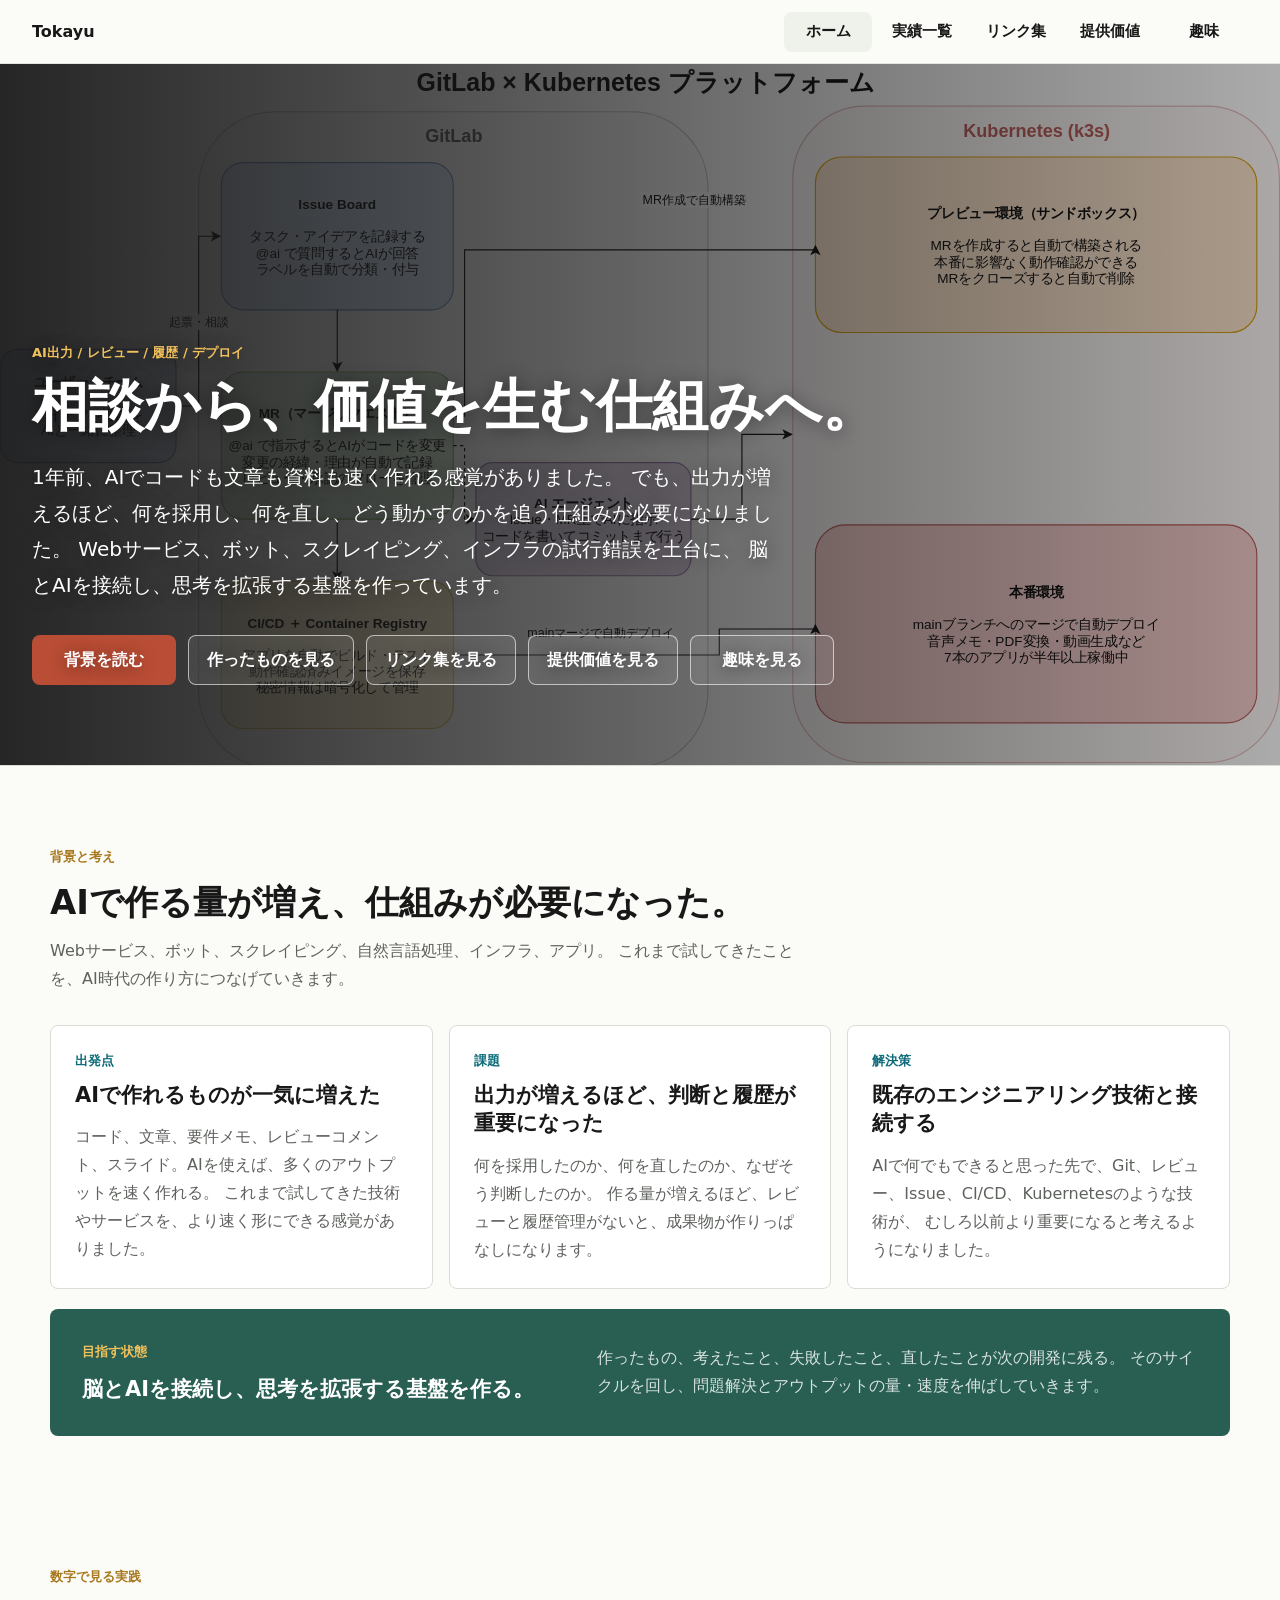
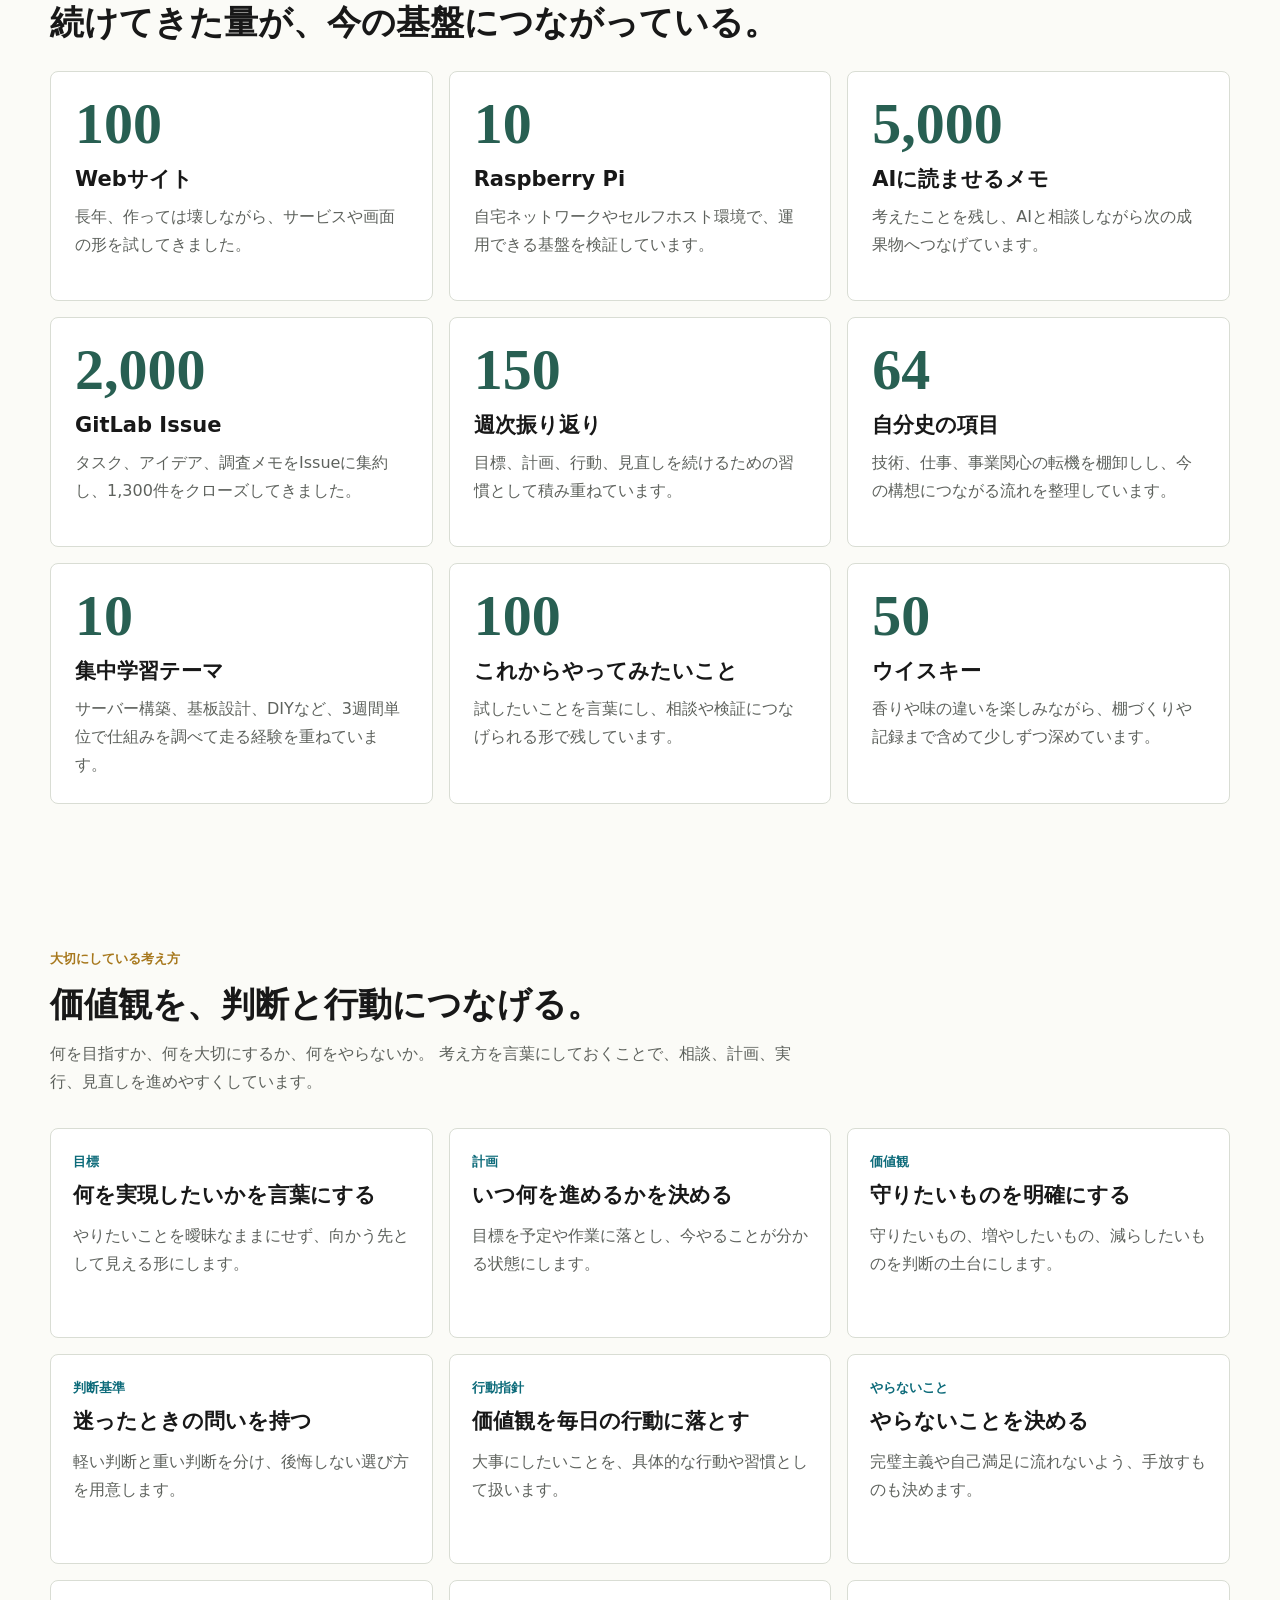
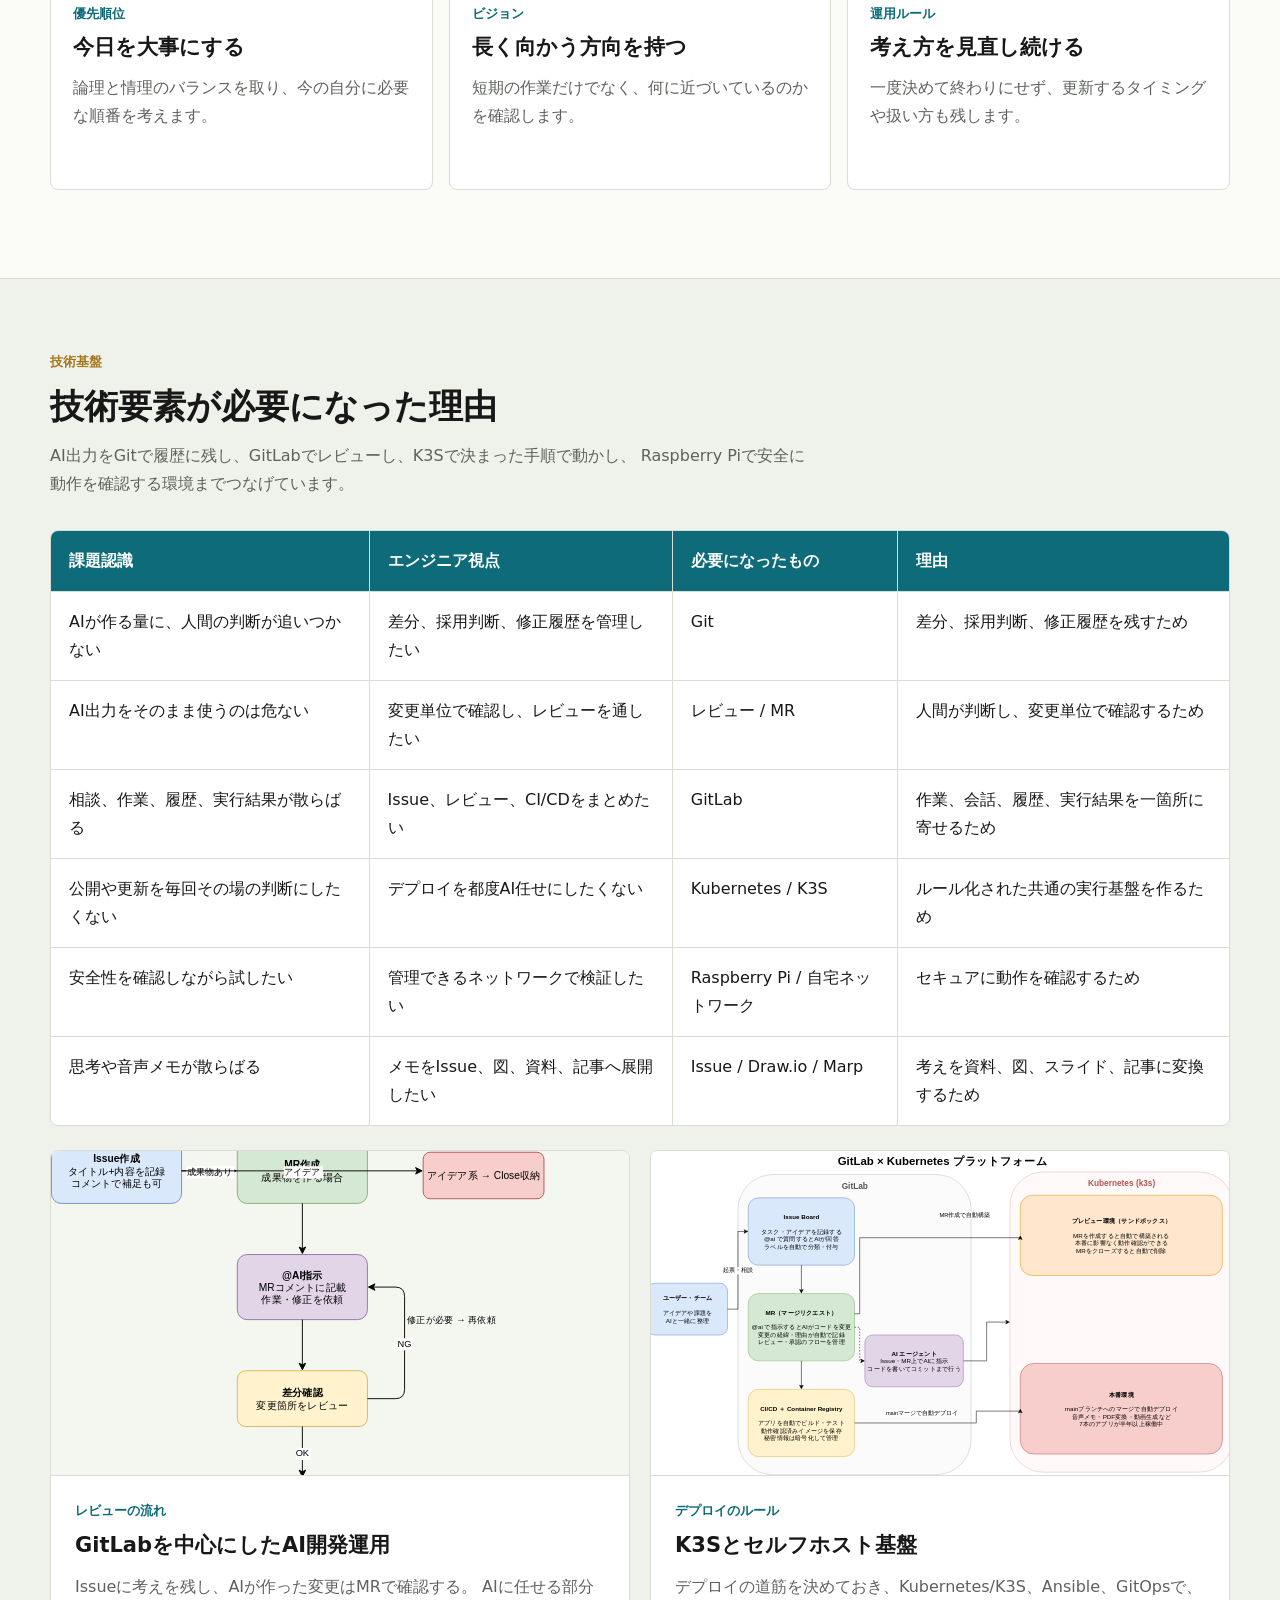
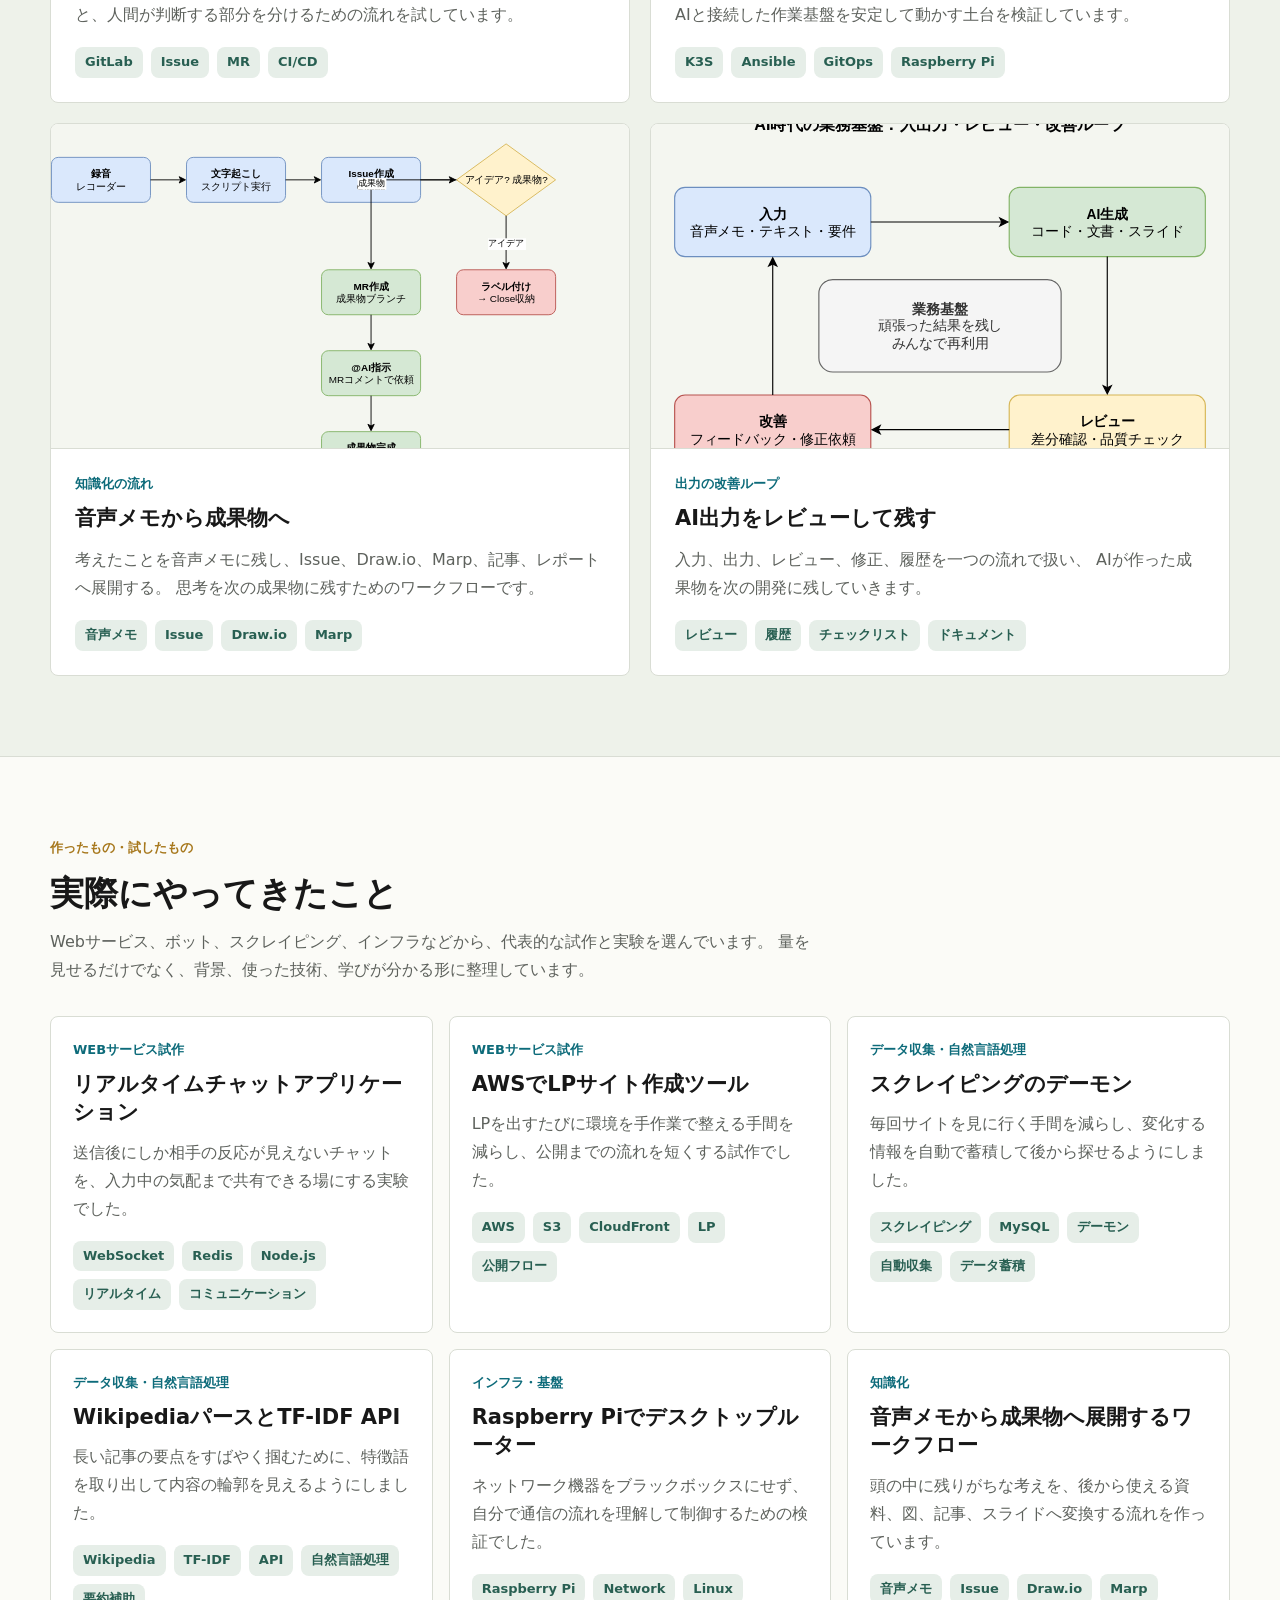
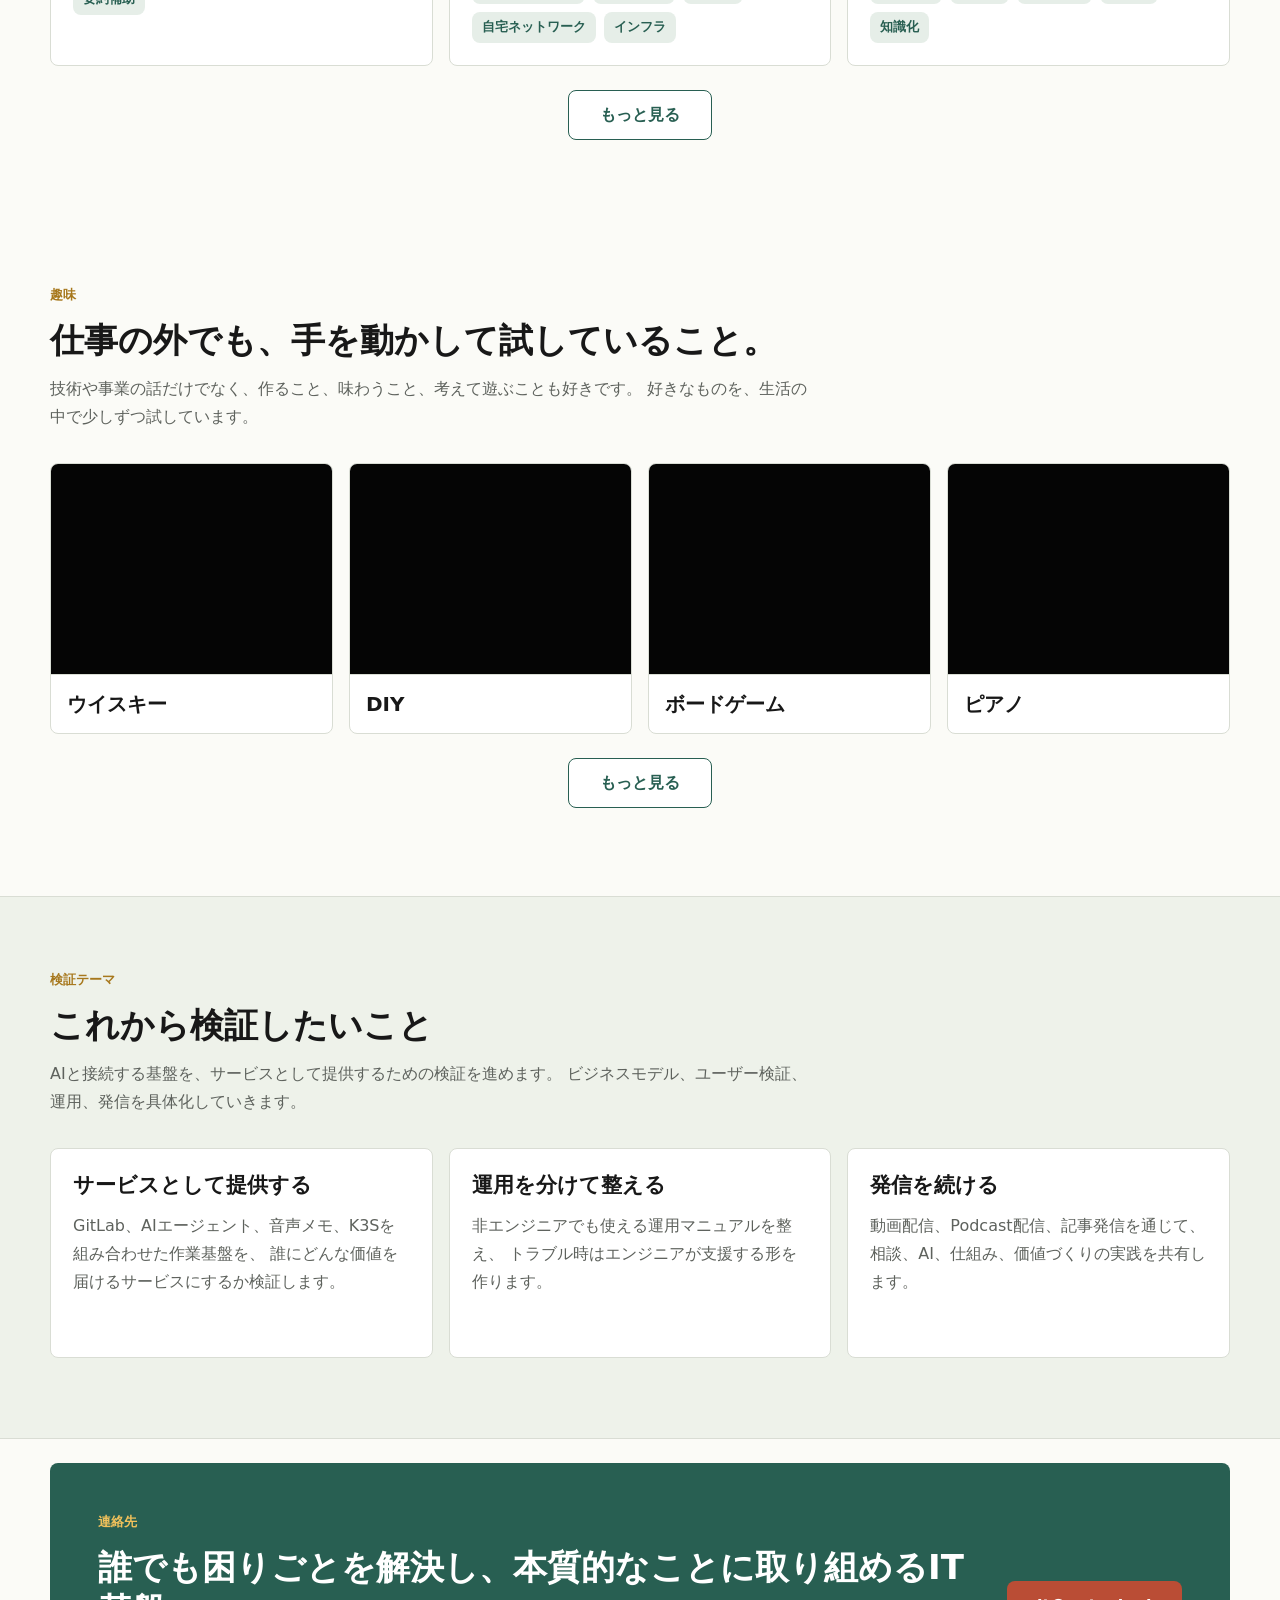
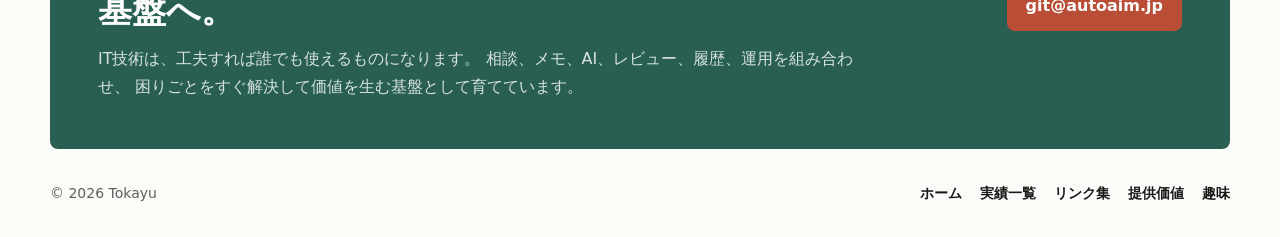
<file: index.html>
<!doctype html>
<html lang="ja">
  <head>
    <meta charset="utf-8">
    <meta name="viewport" content="width=device-width, initial-scale=1">
    <title>Tokayu | 相談から、価値を生む仕組みへ</title>
    <meta
      name="description"
      content="AIでアウトプットを大量に作れるようになったからこそ、レビュー、履歴、デプロイ、運用の基盤を作る。Git、GitLab、K3S、Raspberry Pi、音声メモをつなぐ個人開発基盤のポートフォリオ。"
    >
    <meta property="og:title" content="Tokayu | 相談から、価値を生む仕組みへ">
    <meta
      property="og:description"
      content="AI時代に、作ること、レビューすること、残すこと、動かすことをどう設計するか。"
    >
    <meta property="og:type" content="website">
    <link rel="canonical" href="https://toyooka.me/">
    <link rel="stylesheet" href="/styles.css">
  </head>
  <body>
    <header class="site-header">
      <a class="brand" href="/" aria-label="ホームへ戻る">Tokayu</a>
      <nav class="nav" aria-label="主要ナビゲーション">
        <a href="/" aria-current="page">ホーム</a>
        <a href="/works/">実績一覧</a>
        <a href="/resources/">リンク集</a>
        <a href="/value/">提供価値</a>
        <a href="/hobbies/">趣味</a>
      </nav>
    </header>

    <main id="top">
      <section class="hero" aria-label="ポートフォリオの概要">
        <div class="hero-inner">
          <p class="eyebrow">AI出力 / レビュー / 履歴 / デプロイ</p>
          <h1>相談から、価値を生む仕組みへ。</h1>
          <p class="lead">
            1年前、AIでコードも文章も資料も速く作れる感覚がありました。
            でも、出力が増えるほど、何を採用し、何を直し、どう動かすのかを追う仕組みが必要になりました。
            Webサービス、ボット、スクレイピング、インフラの試行錯誤を土台に、
            脳とAIを接続し、思考を拡張する基盤を作っています。
          </p>
          <div class="hero-actions" aria-label="最初に読む場所">
            <a class="button primary" href="#story">背景を読む</a>
            <a class="button secondary" href="/works/">作ったものを見る</a>
            <a class="button secondary" href="/resources/">リンク集を見る</a>
            <a class="button secondary" href="/value/">提供価値を見る</a>
            <a class="button secondary" href="/hobbies/">趣味を見る</a>
          </div>
        </div>
      </section>

      <section id="story" class="section">
        <div class="section-heading">
          <p class="eyebrow">背景と考え</p>
          <h2>AIで作る量が増え、仕組みが必要になった。</h2>
          <p>
            Webサービス、ボット、スクレイピング、自然言語処理、インフラ、アプリ。
            これまで試してきたことを、AI時代の作り方につなげていきます。
          </p>
        </div>

        <div class="story-grid">
          <article class="story-card">
            <p class="project-kicker">出発点</p>
            <h3>AIで作れるものが一気に増えた</h3>
            <p>
              コード、文章、要件メモ、レビューコメント、スライド。AIを使えば、多くのアウトプットを速く作れる。
              これまで試してきた技術やサービスを、より速く形にできる感覚がありました。
            </p>
          </article>

          <article class="story-card">
            <p class="project-kicker">課題</p>
            <h3>出力が増えるほど、判断と履歴が重要になった</h3>
            <p>
              何を採用したのか、何を直したのか、なぜそう判断したのか。
              作る量が増えるほど、レビューと履歴管理がないと、成果物が作りっぱなしになります。
            </p>
          </article>

          <article class="story-card">
            <p class="project-kicker">解決策</p>
            <h3>既存のエンジニアリング技術と接続する</h3>
            <p>
              AIで何でもできると思った先で、Git、レビュー、Issue、CI/CD、Kubernetesのような技術が、
              むしろ以前より重要になると考えるようになりました。
            </p>
          </article>
        </div>

        <div class="principle-panel">
          <div>
            <p class="eyebrow">目指す状態</p>
            <h3>脳とAIを接続し、思考を拡張する基盤を作る。</h3>
          </div>
          <p>
            作ったもの、考えたこと、失敗したこと、直したことが次の開発に残る。
            そのサイクルを回し、問題解決とアウトプットの量・速度を伸ばしていきます。
          </p>
        </div>
      </section>

      <section class="section stats-section" aria-labelledby="numbers-heading">
        <div class="section-heading compact">
          <p class="eyebrow">数字で見る実践</p>
          <h2 id="numbers-heading">続けてきた量が、今の基盤につながっている。</h2>
        </div>

        <div class="stats-grid">
          <article class="stat-card">
            <p class="stat-number">100</p>
            <h3>Webサイト</h3>
            <p>長年、作っては壊しながら、サービスや画面の形を試してきました。</p>
          </article>
          <article class="stat-card">
            <p class="stat-number">10</p>
            <h3>Raspberry Pi</h3>
            <p>自宅ネットワークやセルフホスト環境で、運用できる基盤を検証しています。</p>
          </article>
          <article class="stat-card">
            <p class="stat-number">5,000</p>
            <h3>AIに読ませるメモ</h3>
            <p>考えたことを残し、AIと相談しながら次の成果物へつなげています。</p>
          </article>
          <article class="stat-card">
            <p class="stat-number">2,000</p>
            <h3>GitLab Issue</h3>
            <p>タスク、アイデア、調査メモをIssueに集約し、1,300件をクローズしてきました。</p>
          </article>
          <article class="stat-card">
            <p class="stat-number">150</p>
            <h3>週次振り返り</h3>
            <p>目標、計画、行動、見直しを続けるための習慣として積み重ねています。</p>
          </article>
          <article class="stat-card">
            <p class="stat-number">64</p>
            <h3>自分史の項目</h3>
            <p>技術、仕事、事業関心の転機を棚卸しし、今の構想につながる流れを整理しています。</p>
          </article>
          <article class="stat-card">
            <p class="stat-number">10</p>
            <h3>集中学習テーマ</h3>
            <p>サーバー構築、基板設計、DIYなど、3週間単位で仕組みを調べて走る経験を重ねています。</p>
          </article>
          <article class="stat-card">
            <p class="stat-number">100</p>
            <h3>これからやってみたいこと</h3>
            <p>試したいことを言葉にし、相談や検証につなげられる形で残しています。</p>
          </article>
          <article class="stat-card">
            <p class="stat-number">50</p>
            <h3>ウイスキー</h3>
            <p>香りや味の違いを楽しみながら、棚づくりや記録まで含めて少しずつ深めています。</p>
          </article>
        </div>
      </section>

      <section class="section">
        <div class="section-heading">
          <p class="eyebrow">大切にしている考え方</p>
          <h2>価値観を、判断と行動につなげる。</h2>
          <p>
            何を目指すか、何を大切にするか、何をやらないか。
            考え方を言葉にしておくことで、相談、計画、実行、見直しを進めやすくしています。
          </p>
        </div>

        <div class="thinking-grid">
          <article class="thinking-card">
            <p class="project-kicker">目標</p>
            <h3>何を実現したいかを言葉にする</h3>
            <p>やりたいことを曖昧なままにせず、向かう先として見える形にします。</p>
          </article>

          <article class="thinking-card">
            <p class="project-kicker">計画</p>
            <h3>いつ何を進めるかを決める</h3>
            <p>目標を予定や作業に落とし、今やることが分かる状態にします。</p>
          </article>

          <article class="thinking-card">
            <p class="project-kicker">価値観</p>
            <h3>守りたいものを明確にする</h3>
            <p>守りたいもの、増やしたいもの、減らしたいものを判断の土台にします。</p>
          </article>

          <article class="thinking-card">
            <p class="project-kicker">判断基準</p>
            <h3>迷ったときの問いを持つ</h3>
            <p>軽い判断と重い判断を分け、後悔しない選び方を用意します。</p>
          </article>

          <article class="thinking-card">
            <p class="project-kicker">行動指針</p>
            <h3>価値観を毎日の行動に落とす</h3>
            <p>大事にしたいことを、具体的な行動や習慣として扱います。</p>
          </article>

          <article class="thinking-card">
            <p class="project-kicker">やらないこと</p>
            <h3>やらないことを決める</h3>
            <p>完璧主義や自己満足に流れないよう、手放すものも決めます。</p>
          </article>

          <article class="thinking-card">
            <p class="project-kicker">優先順位</p>
            <h3>今日を大事にする</h3>
            <p>論理と情理のバランスを取り、今の自分に必要な順番を考えます。</p>
          </article>

          <article class="thinking-card">
            <p class="project-kicker">ビジョン</p>
            <h3>長く向かう方向を持つ</h3>
            <p>短期の作業だけでなく、何に近づいているのかを確認します。</p>
          </article>

          <article class="thinking-card">
            <p class="project-kicker">運用ルール</p>
            <h3>考え方を見直し続ける</h3>
            <p>一度決めて終わりにせず、更新するタイミングや扱い方も残します。</p>
          </article>
        </div>
      </section>

      <section id="tech" class="section band">
        <div class="section-heading">
          <p class="eyebrow">技術基盤</p>
          <h2>技術要素が必要になった理由</h2>
          <p>
            AI出力をGitで履歴に残し、GitLabでレビューし、K3Sで決まった手順で動かし、
            Raspberry Piで安全に動作を確認する環境までつなげています。
          </p>
        </div>

        <div class="reason-table" role="table" aria-label="課題認識と必要になった技術">
          <div class="reason-row reason-head" role="row">
            <div role="columnheader">課題認識</div>
            <div role="columnheader">エンジニア視点</div>
            <div role="columnheader">必要になったもの</div>
            <div role="columnheader">理由</div>
          </div>
          <div class="reason-row" role="row">
            <div role="cell">AIが作る量に、人間の判断が追いつかない</div>
            <div role="cell">差分、採用判断、修正履歴を管理したい</div>
            <div role="cell">Git</div>
            <div role="cell">差分、採用判断、修正履歴を残すため</div>
          </div>
          <div class="reason-row" role="row">
            <div role="cell">AI出力をそのまま使うのは危ない</div>
            <div role="cell">変更単位で確認し、レビューを通したい</div>
            <div role="cell">レビュー / MR</div>
            <div role="cell">人間が判断し、変更単位で確認するため</div>
          </div>
          <div class="reason-row" role="row">
            <div role="cell">相談、作業、履歴、実行結果が散らばる</div>
            <div role="cell">Issue、レビュー、CI/CDをまとめたい</div>
            <div role="cell">GitLab</div>
            <div role="cell">作業、会話、履歴、実行結果を一箇所に寄せるため</div>
          </div>
          <div class="reason-row" role="row">
            <div role="cell">公開や更新を毎回その場の判断にしたくない</div>
            <div role="cell">デプロイを都度AI任せにしたくない</div>
            <div role="cell">Kubernetes / K3S</div>
            <div role="cell">ルール化された共通の実行基盤を作るため</div>
          </div>
          <div class="reason-row" role="row">
            <div role="cell">安全性を確認しながら試したい</div>
            <div role="cell">管理できるネットワークで検証したい</div>
            <div role="cell">Raspberry Pi / 自宅ネットワーク</div>
            <div role="cell">セキュアに動作を確認するため</div>
          </div>
          <div class="reason-row" role="row">
            <div role="cell">思考や音声メモが散らばる</div>
            <div role="cell">メモをIssue、図、資料、記事へ展開したい</div>
            <div role="cell">Issue / Draw.io / Marp</div>
            <div role="cell">考えを資料、図、スライド、記事に変換するため</div>
          </div>
        </div>

        <div class="project-grid tech-grid">
          <article class="project-card">
            <img src="/assets/gitlab-workflow.svg" alt="GitLabを中心にした開発ワークフロー図">
            <div class="project-body">
              <p class="project-kicker">レビューの流れ</p>
              <h3>GitLabを中心にしたAI開発運用</h3>
              <p>
                Issueに考えを残し、AIが作った変更はMRで確認する。
                AIに任せる部分と、人間が判断する部分を分けるための流れを試しています。
              </p>
              <ul class="tag-list" aria-label="関連技術">
                <li>GitLab</li>
                <li>Issue</li>
                <li>MR</li>
                <li>CI/CD</li>
              </ul>
            </div>
          </article>

          <article class="project-card">
            <img src="/assets/platform-overview.svg" alt="GitLabとKubernetesを組み合わせた基盤図">
            <div class="project-body">
              <p class="project-kicker">デプロイのルール</p>
              <h3>K3Sとセルフホスト基盤</h3>
              <p>
                デプロイの道筋を決めておき、Kubernetes/K3S、Ansible、GitOpsで、
                AIと接続した作業基盤を安定して動かす土台を検証しています。
              </p>
              <ul class="tag-list" aria-label="関連技術">
                <li>K3S</li>
                <li>Ansible</li>
                <li>GitOps</li>
                <li>Raspberry Pi</li>
              </ul>
            </div>
          </article>

          <article class="project-card">
            <img src="/assets/voice-memo-to-output.svg" alt="音声メモから成果物へ変換するワークフロー図">
            <div class="project-body">
              <p class="project-kicker">知識化の流れ</p>
              <h3>音声メモから成果物へ</h3>
              <p>
                考えたことを音声メモに残し、Issue、Draw.io、Marp、記事、レポートへ展開する。
                思考を次の成果物に残すためのワークフローです。
              </p>
              <ul class="tag-list" aria-label="関連技術">
                <li>音声メモ</li>
                <li>Issue</li>
                <li>Draw.io</li>
                <li>Marp</li>
              </ul>
            </div>
          </article>

          <article class="project-card">
            <img src="/assets/ai-output-loop.svg" alt="AI出力とレビュー改善ループの図">
            <div class="project-body">
              <p class="project-kicker">出力の改善ループ</p>
              <h3>AI出力をレビューして残す</h3>
              <p>
                入力、出力、レビュー、修正、履歴を一つの流れで扱い、
                AIが作った成果物を次の開発に残していきます。
              </p>
              <ul class="tag-list" aria-label="関連技術">
                <li>レビュー</li>
                <li>履歴</li>
                <li>チェックリスト</li>
                <li>ドキュメント</li>
              </ul>
            </div>
          </article>
        </div>
      </section>

      <section id="works" class="section">
        <div class="section-heading">
          <p class="eyebrow">作ったもの・試したもの</p>
          <h2>実際にやってきたこと</h2>
          <p>
            Webサービス、ボット、スクレイピング、インフラなどから、代表的な試作と実験を選んでいます。
            量を見せるだけでなく、背景、使った技術、学びが分かる形に整理しています。
          </p>
        </div>

        <div class="works-grid" data-featured-works></div>

        <div class="section-actions">
          <a class="button tertiary" href="/works/">もっと見る</a>
        </div>
      </section>

      <section id="hobbies" class="section">
        <div class="section-heading">
          <p class="eyebrow">趣味</p>
          <h2>仕事の外でも、手を動かして試していること。</h2>
          <p>
            技術や事業の話だけでなく、作ること、味わうこと、考えて遊ぶことも好きです。
            好きなものを、生活の中で少しずつ試しています。
          </p>
        </div>

        <div class="hobby-grid" data-featured-hobbies></div>

        <div class="section-actions">
          <a class="button tertiary" href="/hobbies/">もっと見る</a>
        </div>
      </section>

      <section class="section band conversation-section">
        <div class="section-heading">
          <p class="eyebrow">検証テーマ</p>
          <h2>これから検証したいこと</h2>
          <p>
            AIと接続する基盤を、サービスとして提供するための検証を進めます。
            ビジネスモデル、ユーザー検証、運用、発信を具体化していきます。
          </p>
        </div>

        <div class="conversation-grid">
          <article class="writing-item">
            <h3>サービスとして提供する</h3>
            <p>
              GitLab、AIエージェント、音声メモ、K3Sを組み合わせた作業基盤を、
              誰にどんな価値を届けるサービスにするか検証します。
            </p>
          </article>
          <article class="writing-item">
            <h3>運用を分けて整える</h3>
            <p>
              非エンジニアでも使える運用マニュアルを整え、
              トラブル時はエンジニアが支援する形を作ります。
            </p>
          </article>
          <article class="writing-item">
            <h3>発信を続ける</h3>
            <p>
              動画配信、Podcast配信、記事発信を通じて、
              相談、AI、仕組み、価値づくりの実践を共有します。
            </p>
          </article>
        </div>
      </section>

      <section id="contact" class="contact-section">
        <div>
          <p class="eyebrow">連絡先</p>
          <h2>誰でも困りごとを解決し、本質的なことに取り組めるIT基盤へ。</h2>
          <p>
            IT技術は、工夫すれば誰でも使えるものになります。
            相談、メモ、AI、レビュー、履歴、運用を組み合わせ、
            困りごとをすぐ解決して価値を生む基盤として育てています。
          </p>
        </div>
        <a class="button primary" href="mailto:git@autoaim.jp">git@autoaim.jp</a>
      </section>
    </main>

    <footer class="site-footer">
      <span>© 2026 Tokayu</span>
      <nav class="footer-nav" aria-label="フッターナビゲーション">
        <a href="/" aria-current="page">ホーム</a>
        <a href="/works/">実績一覧</a>
        <a href="/resources/">リンク集</a>
        <a href="/value/">提供価値</a>
        <a href="/hobbies/">趣味</a>
      </nav>
    </footer>
    <script src="/data.js"></script>
    <script src="/app.js"></script>
  </body>
</html>
</file>
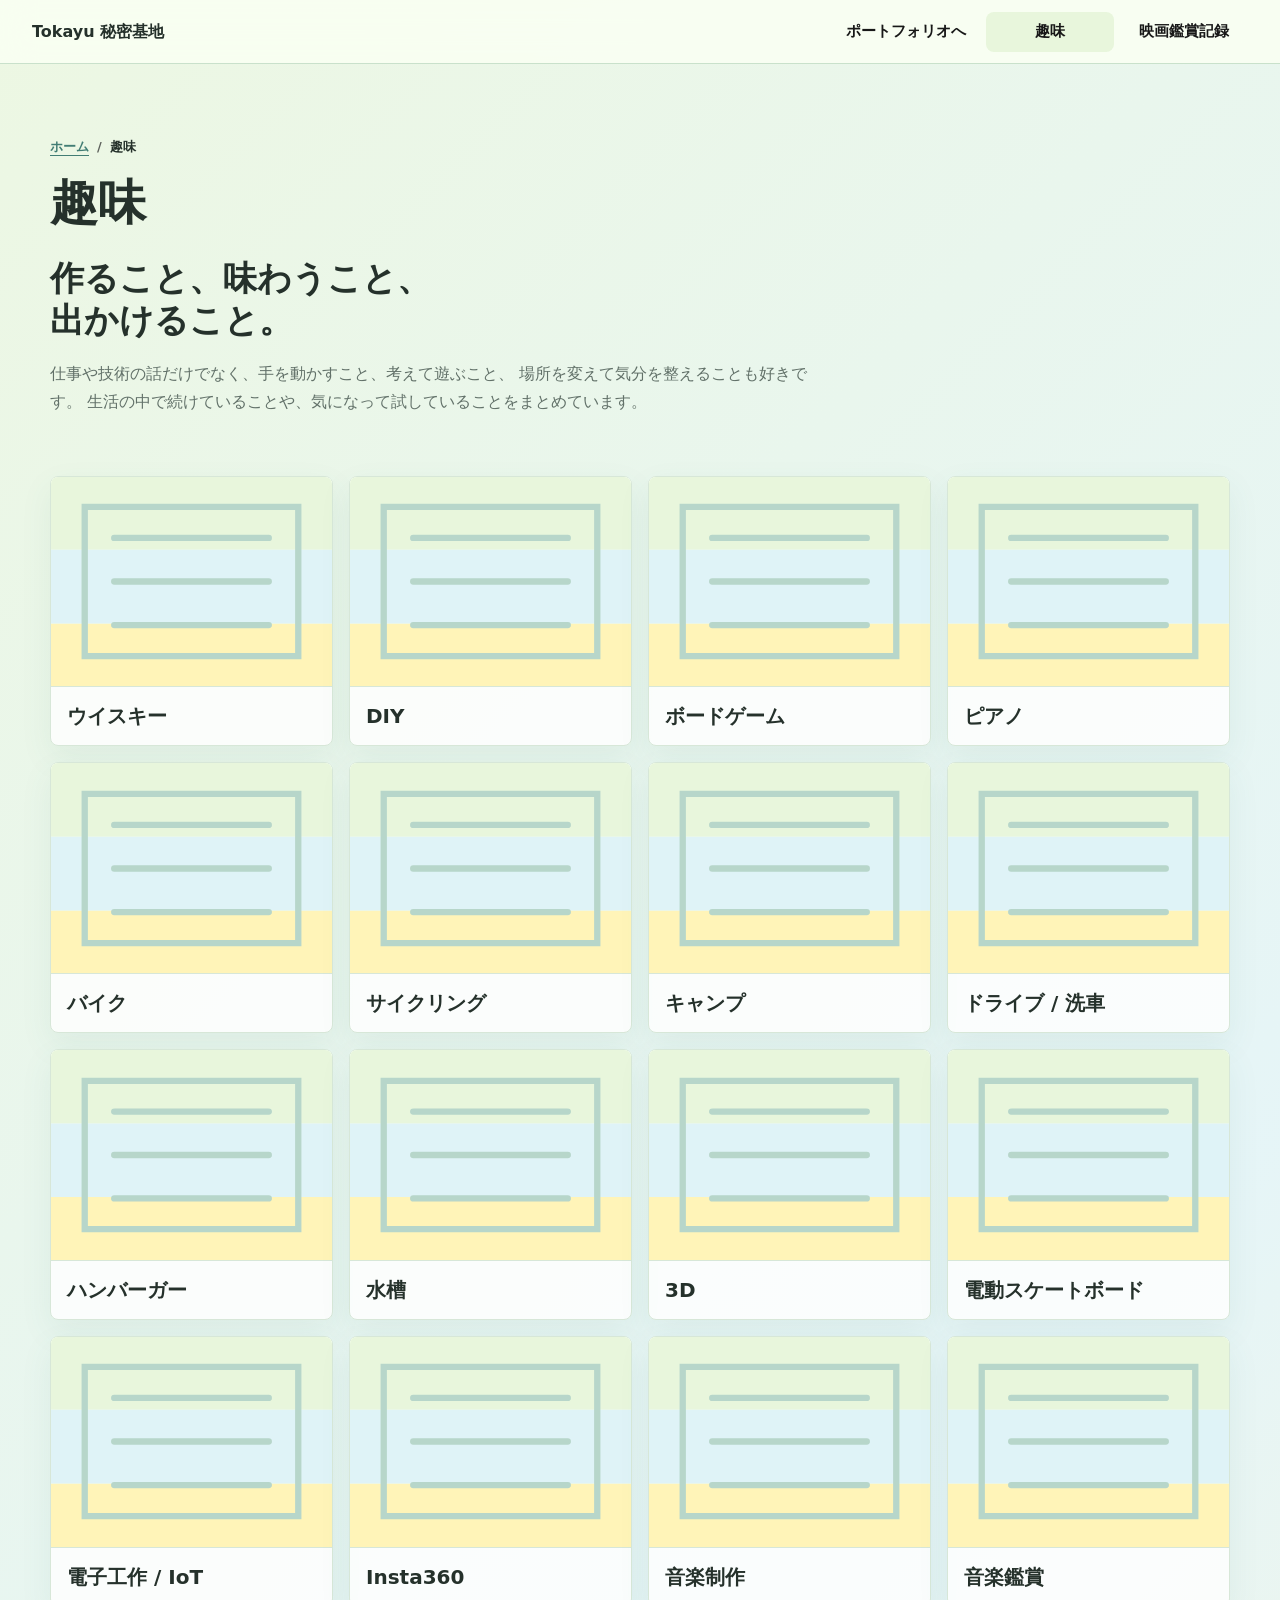
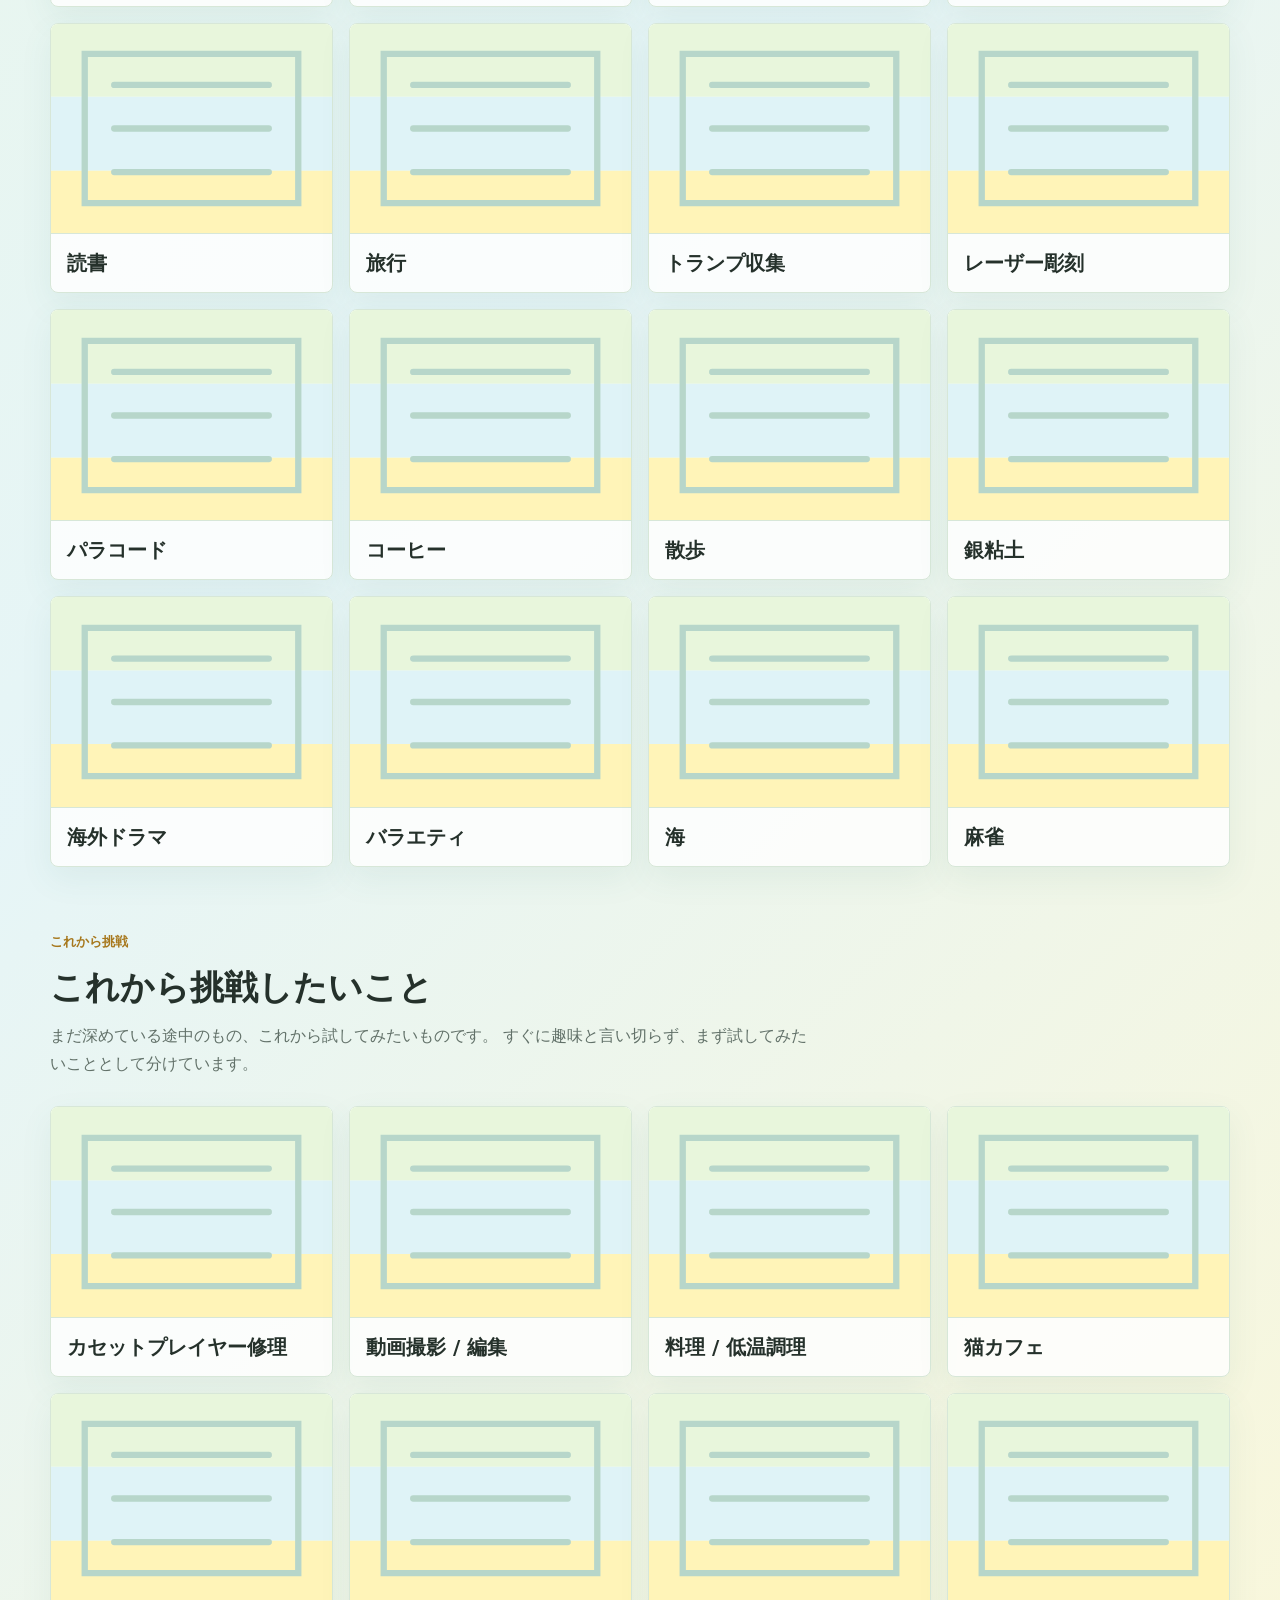
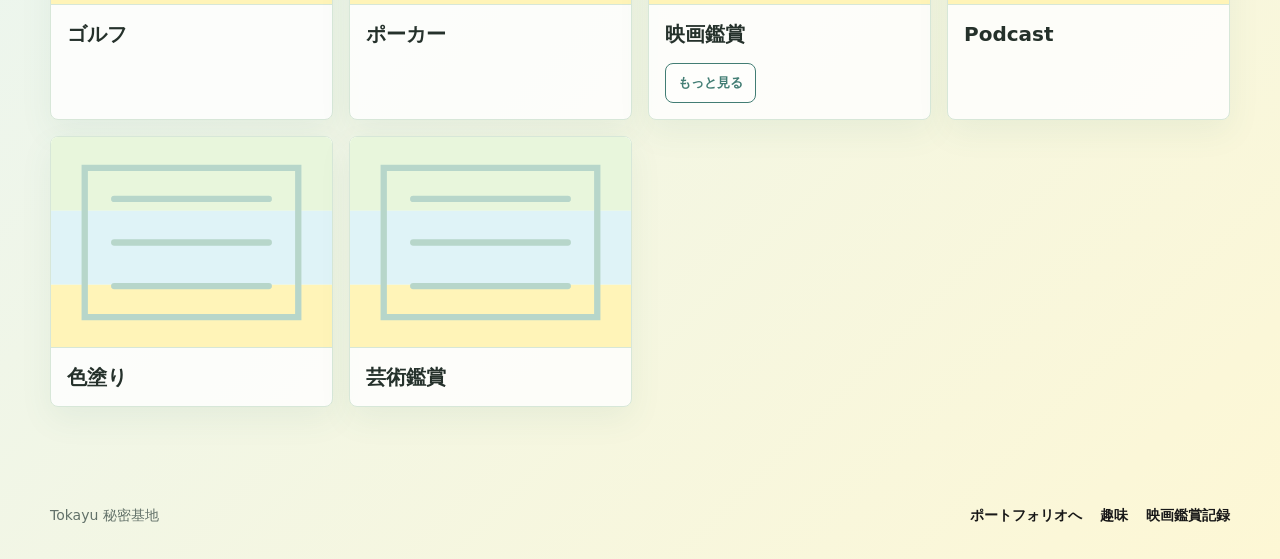
<file: hobbies/index.html>
<!doctype html>
<html lang="ja">
  <head>
    <meta charset="utf-8">
    <meta name="viewport" content="width=device-width, initial-scale=1">
    <title>趣味 | Tokayu</title>
    <meta
      name="description"
      content="ウイスキー、DIY、ボードゲーム、ピアノ、バイク、サイクリング、音楽鑑賞、麻雀など、Tokayuの趣味と関心。"
    >
    <link rel="canonical" href="https://toyooka.me/hobbies/">
    <link rel="stylesheet" href="/styles.css">
  </head>
  <body class="hobby-site">
    <header class="site-header hobby-site-header">
      <a class="brand hobby-brand" href="/hobbies/">Tokayu 秘密基地</a>
      <nav class="nav hobby-nav" aria-label="秘密基地ナビゲーション">
        <a href="/">ポートフォリオへ</a>
        <a href="/hobbies/" aria-current="page">趣味</a>
        <a href="/hobbies/movies/">映画鑑賞記録</a>
      </nav>
    </header>

    <main>
      <section class="page-hero hobby-hero">
        <nav class="breadcrumb" aria-label="パンくずリスト">
          <a href="/">ホーム</a>
          <span aria-current="page">趣味</span>
        </nav>
        <h1>趣味</h1>
        <h2>作ること、味わうこと、<br>出かけること。</h2>
        <p>
          仕事や技術の話だけでなく、手を動かすこと、考えて遊ぶこと、
          場所を変えて気分を整えることも好きです。
          生活の中で続けていることや、気になって試していることをまとめています。
        </p>
      </section>

      <section class="section hobby-section">
        <div class="hobby-grid" data-hobbies></div>
      </section>

      <section class="section hobby-section hobby-challenge-section">
        <div class="section-heading compact">
          <p class="eyebrow">これから挑戦</p>
          <h2>これから挑戦したいこと</h2>
          <p>
            まだ深めている途中のもの、これから試してみたいものです。
            すぐに趣味と言い切らず、まず試してみたいこととして分けています。
          </p>
        </div>

        <div class="hobby-grid" data-hobby-challenges></div>
      </section>
    </main>

    <footer class="site-footer">
      <span>Tokayu 秘密基地</span>
      <nav class="footer-nav" aria-label="フッターナビゲーション">
        <a href="/">ポートフォリオへ</a>
        <a href="/hobbies/" aria-current="page">趣味</a>
        <a href="/hobbies/movies/">映画鑑賞記録</a>
      </nav>
    </footer>
    <script src="/data.js"></script>
    <script src="/app.js"></script>
  </body>
</html>
</file>
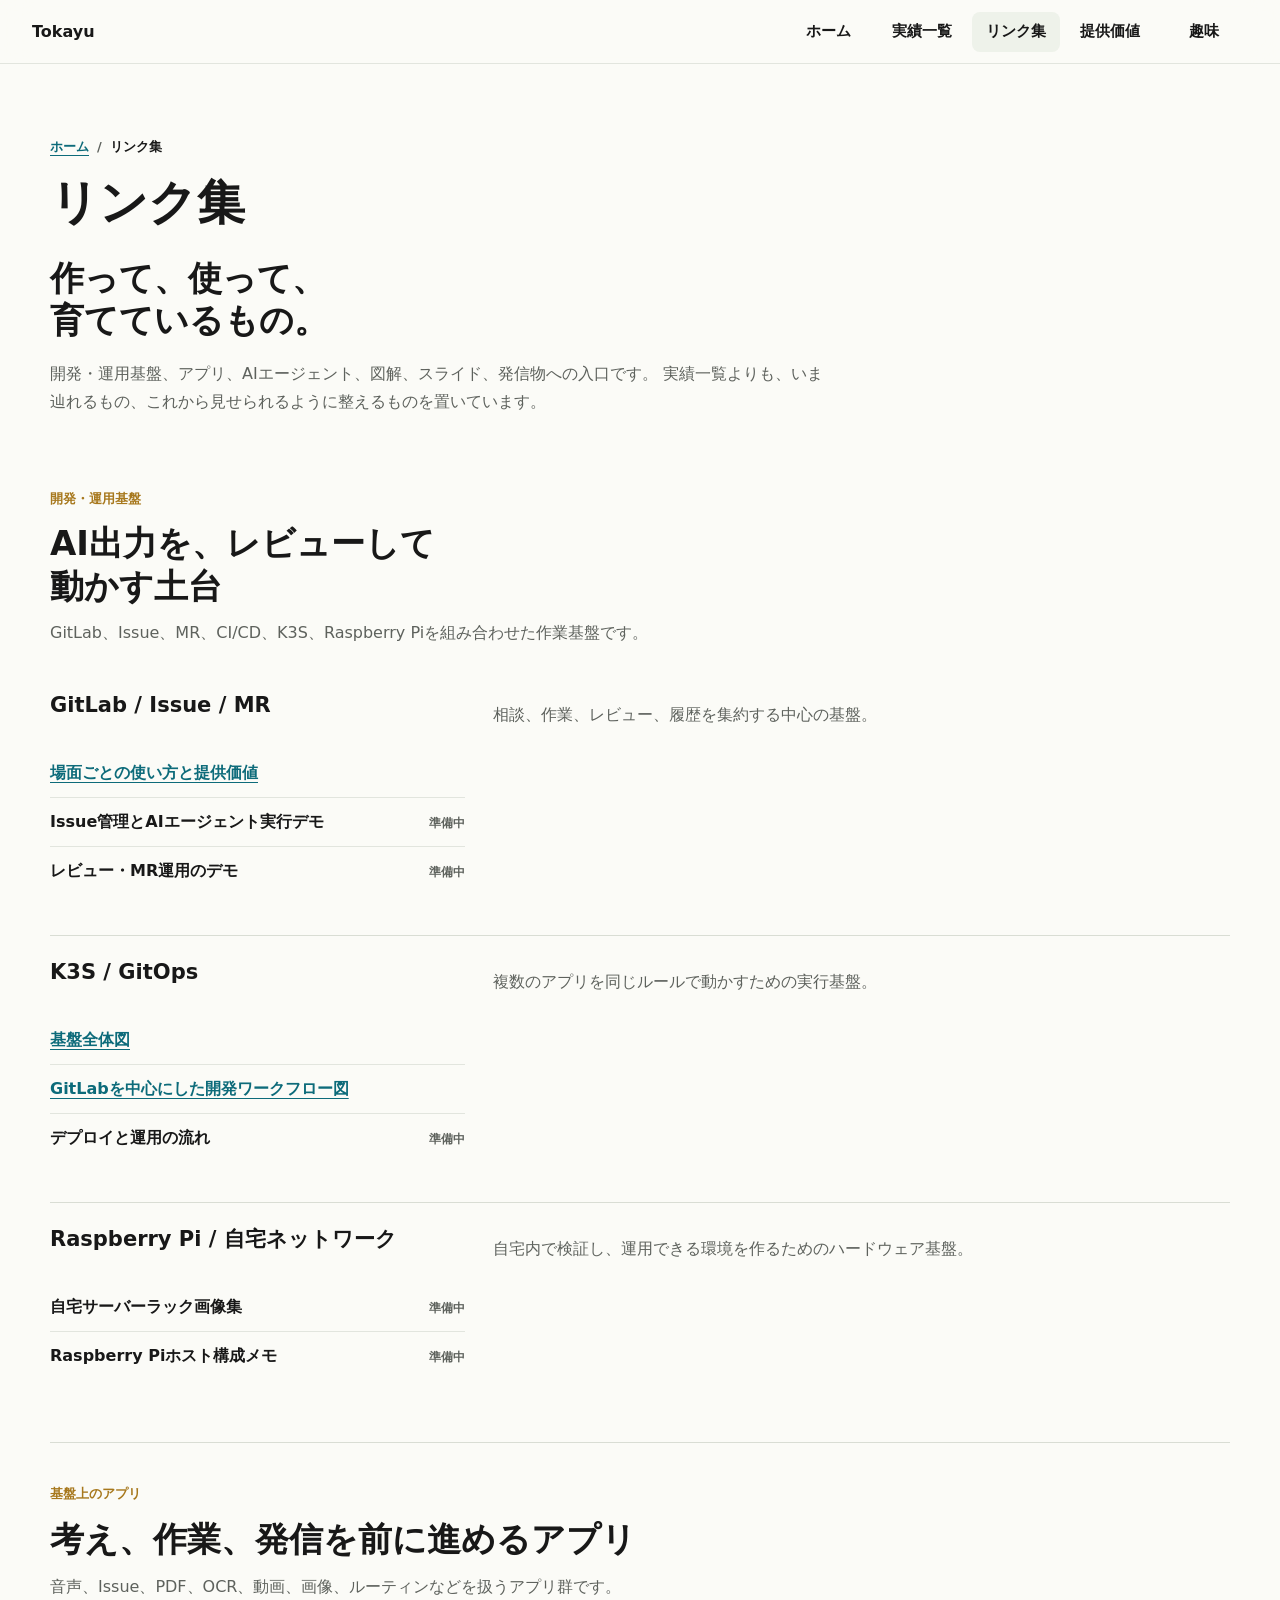
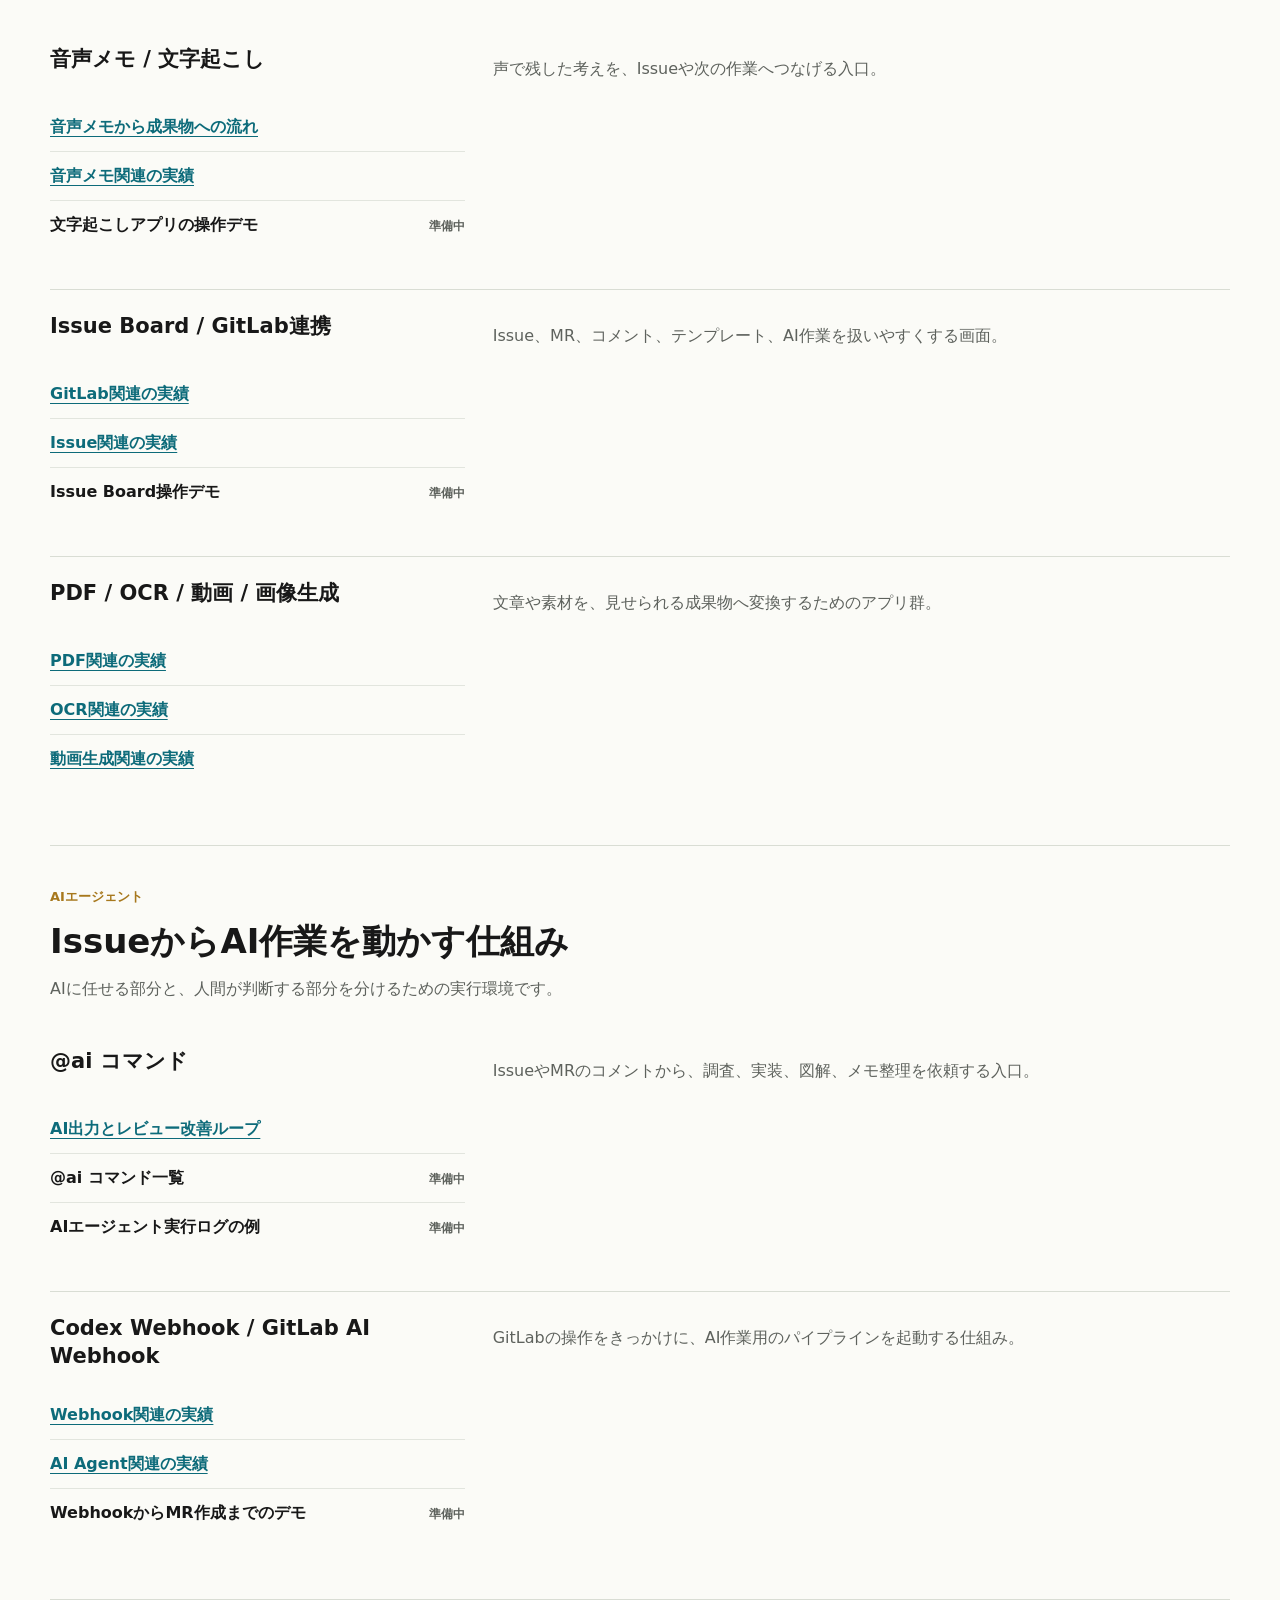
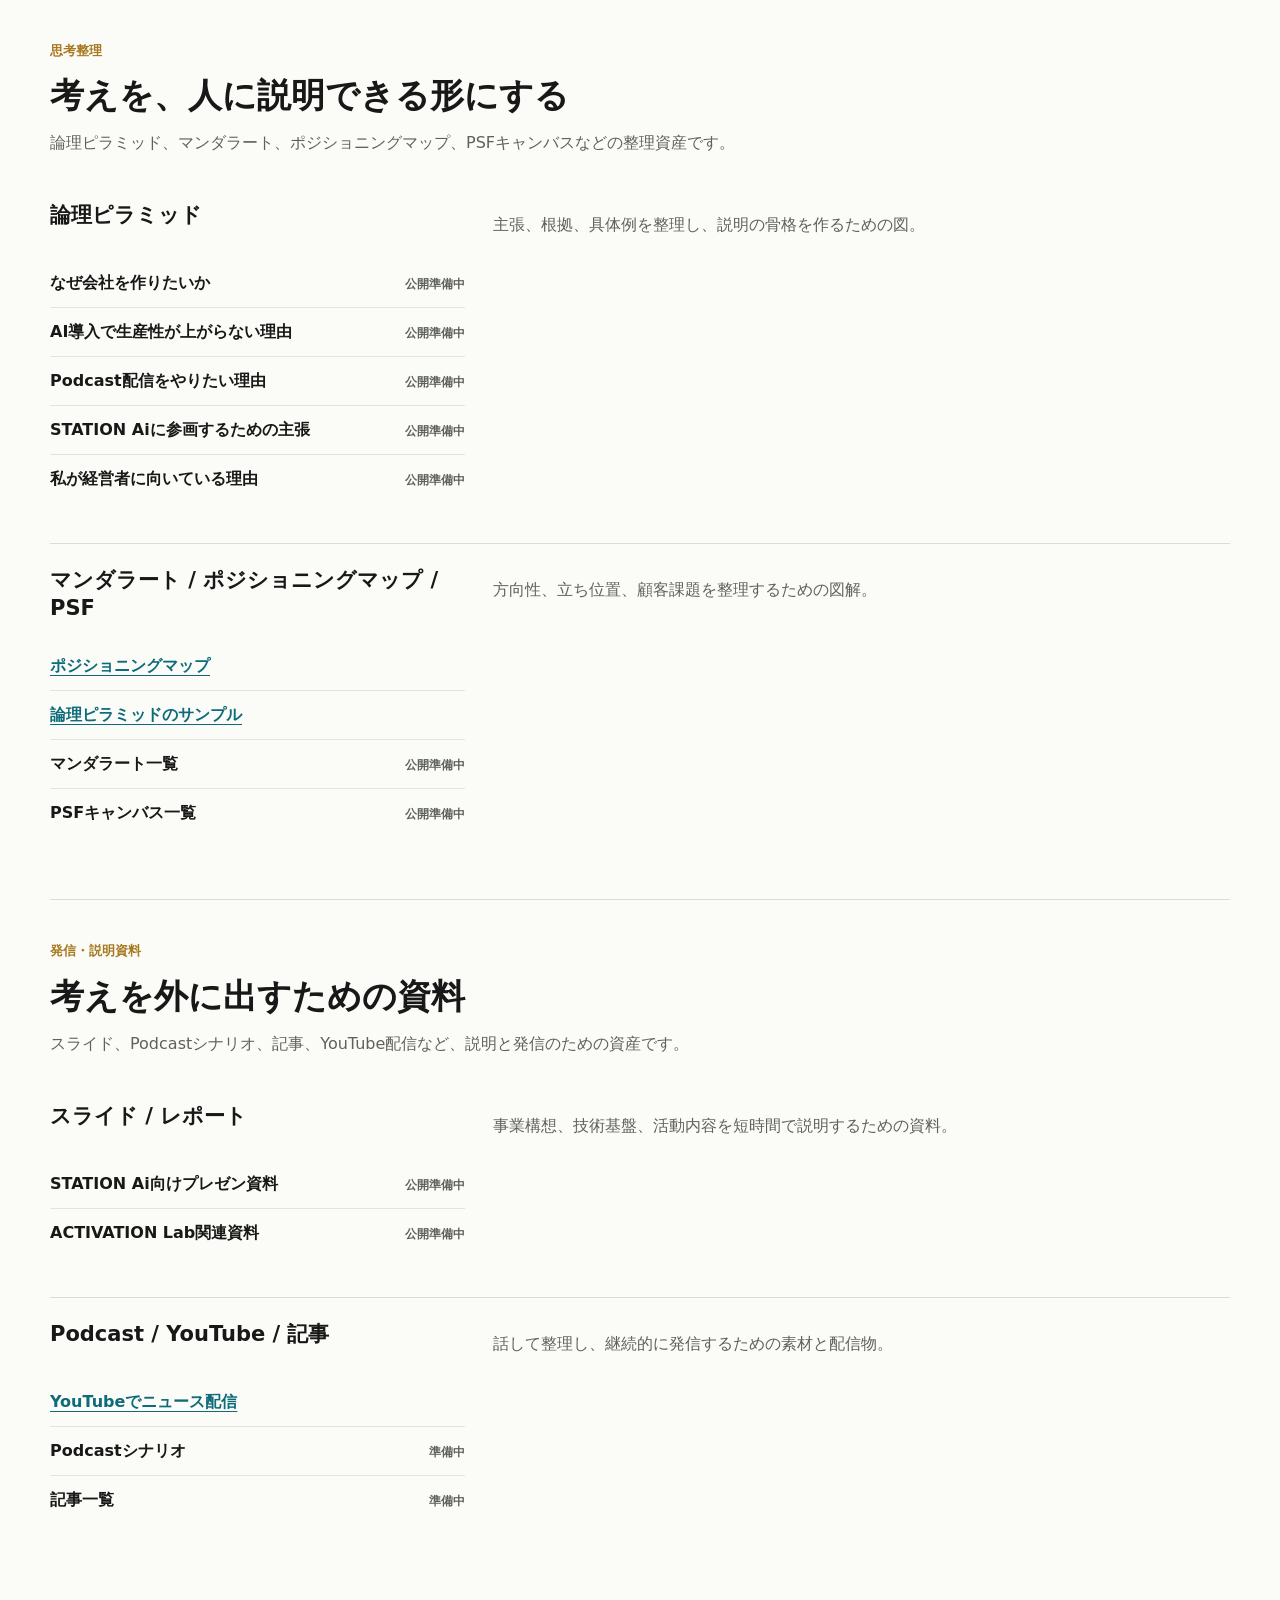
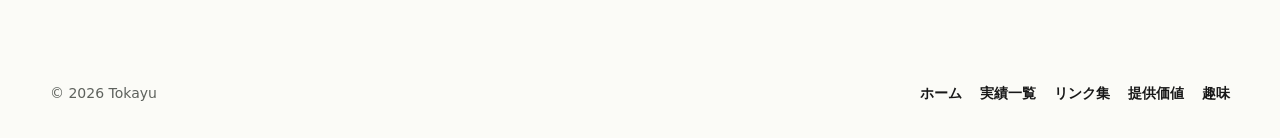
<file: resources/index.html>
<!doctype html>
<html lang="ja">
  <head>
    <meta charset="utf-8">
    <meta name="viewport" content="width=device-width, initial-scale=1">
    <title>リンク集 | Tokayu</title>
    <meta
      name="description"
      content="Tokayuが運用している開発基盤、アプリ、AIエージェント、図解、スライド、発信物へのリンク集。"
    >
    <link rel="canonical" href="https://toyooka.me/resources/">
    <link rel="stylesheet" href="/styles.css">
  </head>
  <body>
    <header class="site-header">
      <a class="brand" href="/">Tokayu</a>
      <nav class="nav" aria-label="主要ナビゲーション">
        <a href="/">ホーム</a>
        <a href="/works/">実績一覧</a>
        <a href="/resources/" aria-current="page">リンク集</a>
        <a href="/value/">提供価値</a>
        <a href="/hobbies/">趣味</a>
      </nav>
    </header>

    <main>
      <section class="page-hero">
        <nav class="breadcrumb" aria-label="パンくずリスト">
          <a href="/">ホーム</a>
          <span aria-current="page">リンク集</span>
        </nav>
        <h1>リンク集</h1>
        <h2>作って、使って、<br>育てているもの。</h2>
        <p>
          開発・運用基盤、アプリ、AIエージェント、図解、スライド、発信物への入口です。
          実績一覧よりも、いま辿れるもの、これから見せられるように整えるものを置いています。
        </p>
      </section>

      <section class="section resource-section" aria-label="リンク集">
        <div class="resource-group">
          <div class="resource-heading">
            <p class="eyebrow">開発・運用基盤</p>
            <h2>AI出力を、レビューして<br>動かす土台</h2>
            <p>GitLab、Issue、MR、CI/CD、K3S、Raspberry Piを組み合わせた作業基盤です。</p>
          </div>

          <div class="resource-list">
            <section class="resource-item">
              <h3>GitLab / Issue / MR</h3>
              <p>相談、作業、レビュー、履歴を集約する中心の基盤。</p>
              <ul>
                <li><a href="/value/">場面ごとの使い方と提供価値</a></li>
                <li><span>Issue管理とAIエージェント実行デモ</span><b>準備中</b></li>
                <li><span>レビュー・MR運用のデモ</span><b>準備中</b></li>
              </ul>
            </section>

            <section class="resource-item">
              <h3>K3S / GitOps</h3>
              <p>複数のアプリを同じルールで動かすための実行基盤。</p>
              <ul>
                <li><a href="/assets/platform-overview.svg">基盤全体図</a></li>
                <li><a href="/assets/gitlab-workflow.svg">GitLabを中心にした開発ワークフロー図</a></li>
                <li><span>デプロイと運用の流れ</span><b>準備中</b></li>
              </ul>
            </section>

            <section class="resource-item">
              <h3>Raspberry Pi / 自宅ネットワーク</h3>
              <p>自宅内で検証し、運用できる環境を作るためのハードウェア基盤。</p>
              <ul>
                <li><span>自宅サーバーラック画像集</span><b>準備中</b></li>
                <li><span>Raspberry Piホスト構成メモ</span><b>準備中</b></li>
              </ul>
            </section>
          </div>
        </div>

        <div class="resource-group">
          <div class="resource-heading">
            <p class="eyebrow">基盤上のアプリ</p>
            <h2>考え、作業、発信を前に進めるアプリ</h2>
            <p>音声、Issue、PDF、OCR、動画、画像、ルーティンなどを扱うアプリ群です。</p>
          </div>

          <div class="resource-list">
            <section class="resource-item">
              <h3>音声メモ / 文字起こし</h3>
              <p>声で残した考えを、Issueや次の作業へつなげる入口。</p>
              <ul>
                <li><a href="/assets/voice-memo-to-output.svg">音声メモから成果物への流れ</a></li>
                <li><a href="/search/?tag=%E9%9F%B3%E5%A3%B0%E3%83%A1%E3%83%A2">音声メモ関連の実績</a></li>
                <li><span>文字起こしアプリの操作デモ</span><b>準備中</b></li>
              </ul>
            </section>

            <section class="resource-item">
              <h3>Issue Board / GitLab連携</h3>
              <p>Issue、MR、コメント、テンプレート、AI作業を扱いやすくする画面。</p>
              <ul>
                <li><a href="/search/?tag=GitLab">GitLab関連の実績</a></li>
                <li><a href="/search/?tag=Issue">Issue関連の実績</a></li>
                <li><span>Issue Board操作デモ</span><b>準備中</b></li>
              </ul>
            </section>

            <section class="resource-item">
              <h3>PDF / OCR / 動画 / 画像生成</h3>
              <p>文章や素材を、見せられる成果物へ変換するためのアプリ群。</p>
              <ul>
                <li><a href="/search/?tag=PDF">PDF関連の実績</a></li>
                <li><a href="/search/?tag=OCR">OCR関連の実績</a></li>
                <li><a href="/search/?tag=%E5%8B%95%E7%94%BB%E7%94%9F%E6%88%90">動画生成関連の実績</a></li>
              </ul>
            </section>
          </div>
        </div>

        <div class="resource-group">
          <div class="resource-heading">
            <p class="eyebrow">AIエージェント</p>
            <h2>IssueからAI作業を動かす仕組み</h2>
            <p>AIに任せる部分と、人間が判断する部分を分けるための実行環境です。</p>
          </div>

          <div class="resource-list">
            <section class="resource-item">
              <h3>@ai コマンド</h3>
              <p>IssueやMRのコメントから、調査、実装、図解、メモ整理を依頼する入口。</p>
              <ul>
                <li><a href="/assets/ai-output-loop.svg">AI出力とレビュー改善ループ</a></li>
                <li><span>@ai コマンド一覧</span><b>準備中</b></li>
                <li><span>AIエージェント実行ログの例</span><b>準備中</b></li>
              </ul>
            </section>

            <section class="resource-item">
              <h3>Codex Webhook / GitLab AI Webhook</h3>
              <p>GitLabの操作をきっかけに、AI作業用のパイプラインを起動する仕組み。</p>
              <ul>
                <li><a href="/search/?tag=Webhook">Webhook関連の実績</a></li>
                <li><a href="/search/?tag=AI%20Agent">AI Agent関連の実績</a></li>
                <li><span>WebhookからMR作成までのデモ</span><b>準備中</b></li>
              </ul>
            </section>
          </div>
        </div>

        <div class="resource-group">
          <div class="resource-heading">
            <p class="eyebrow">思考整理</p>
            <h2>考えを、人に説明できる形にする</h2>
            <p>論理ピラミッド、マンダラート、ポジショニングマップ、PSFキャンバスなどの整理資産です。</p>
          </div>

          <div class="resource-list">
            <section class="resource-item">
              <h3>論理ピラミッド</h3>
              <p>主張、根拠、具体例を整理し、説明の骨格を作るための図。</p>
              <ul>
                <li><span>なぜ会社を作りたいか</span><b>公開準備中</b></li>
                <li><span>AI導入で生産性が上がらない理由</span><b>公開準備中</b></li>
                <li><span>Podcast配信をやりたい理由</span><b>公開準備中</b></li>
                <li><span>STATION Aiに参画するための主張</span><b>公開準備中</b></li>
                <li><span>私が経営者に向いている理由</span><b>公開準備中</b></li>
              </ul>
            </section>

            <section class="resource-item">
              <h3>マンダラート / ポジショニングマップ / PSF</h3>
              <p>方向性、立ち位置、顧客課題を整理するための図解。</p>
              <ul>
                <li><a href="/assets/positioning-map.svg">ポジショニングマップ</a></li>
                <li><a href="/assets/pyramid.svg">論理ピラミッドのサンプル</a></li>
                <li><span>マンダラート一覧</span><b>公開準備中</b></li>
                <li><span>PSFキャンバス一覧</span><b>公開準備中</b></li>
              </ul>
            </section>
          </div>
        </div>

        <div class="resource-group">
          <div class="resource-heading">
            <p class="eyebrow">発信・説明資料</p>
            <h2>考えを外に出すための資料</h2>
            <p>スライド、Podcastシナリオ、記事、YouTube配信など、説明と発信のための資産です。</p>
          </div>

          <div class="resource-list">
            <section class="resource-item">
              <h3>スライド / レポート</h3>
              <p>事業構想、技術基盤、活動内容を短時間で説明するための資料。</p>
              <ul>
                <li><span>STATION Ai向けプレゼン資料</span><b>公開準備中</b></li>
                <li><span>ACTIVATION Lab関連資料</span><b>公開準備中</b></li>
              </ul>
            </section>

            <section class="resource-item">
              <h3>Podcast / YouTube / 記事</h3>
              <p>話して整理し、継続的に発信するための素材と配信物。</p>
              <ul>
                <li><a href="/search/?tag=YouTube">YouTubeでニュース配信</a></li>
                <li><span>Podcastシナリオ</span><b>準備中</b></li>
                <li><span>記事一覧</span><b>準備中</b></li>
              </ul>
            </section>
          </div>
        </div>
      </section>
    </main>

    <footer class="site-footer">
      <span>© 2026 Tokayu</span>
      <nav class="footer-nav" aria-label="フッターナビゲーション">
        <a href="/">ホーム</a>
        <a href="/works/">実績一覧</a>
        <a href="/resources/" aria-current="page">リンク集</a>
        <a href="/value/">提供価値</a>
        <a href="/hobbies/">趣味</a>
      </nav>
    </footer>
    <script src="/data.js"></script>
    <script src="/app.js"></script>
  </body>
</html>
</file>
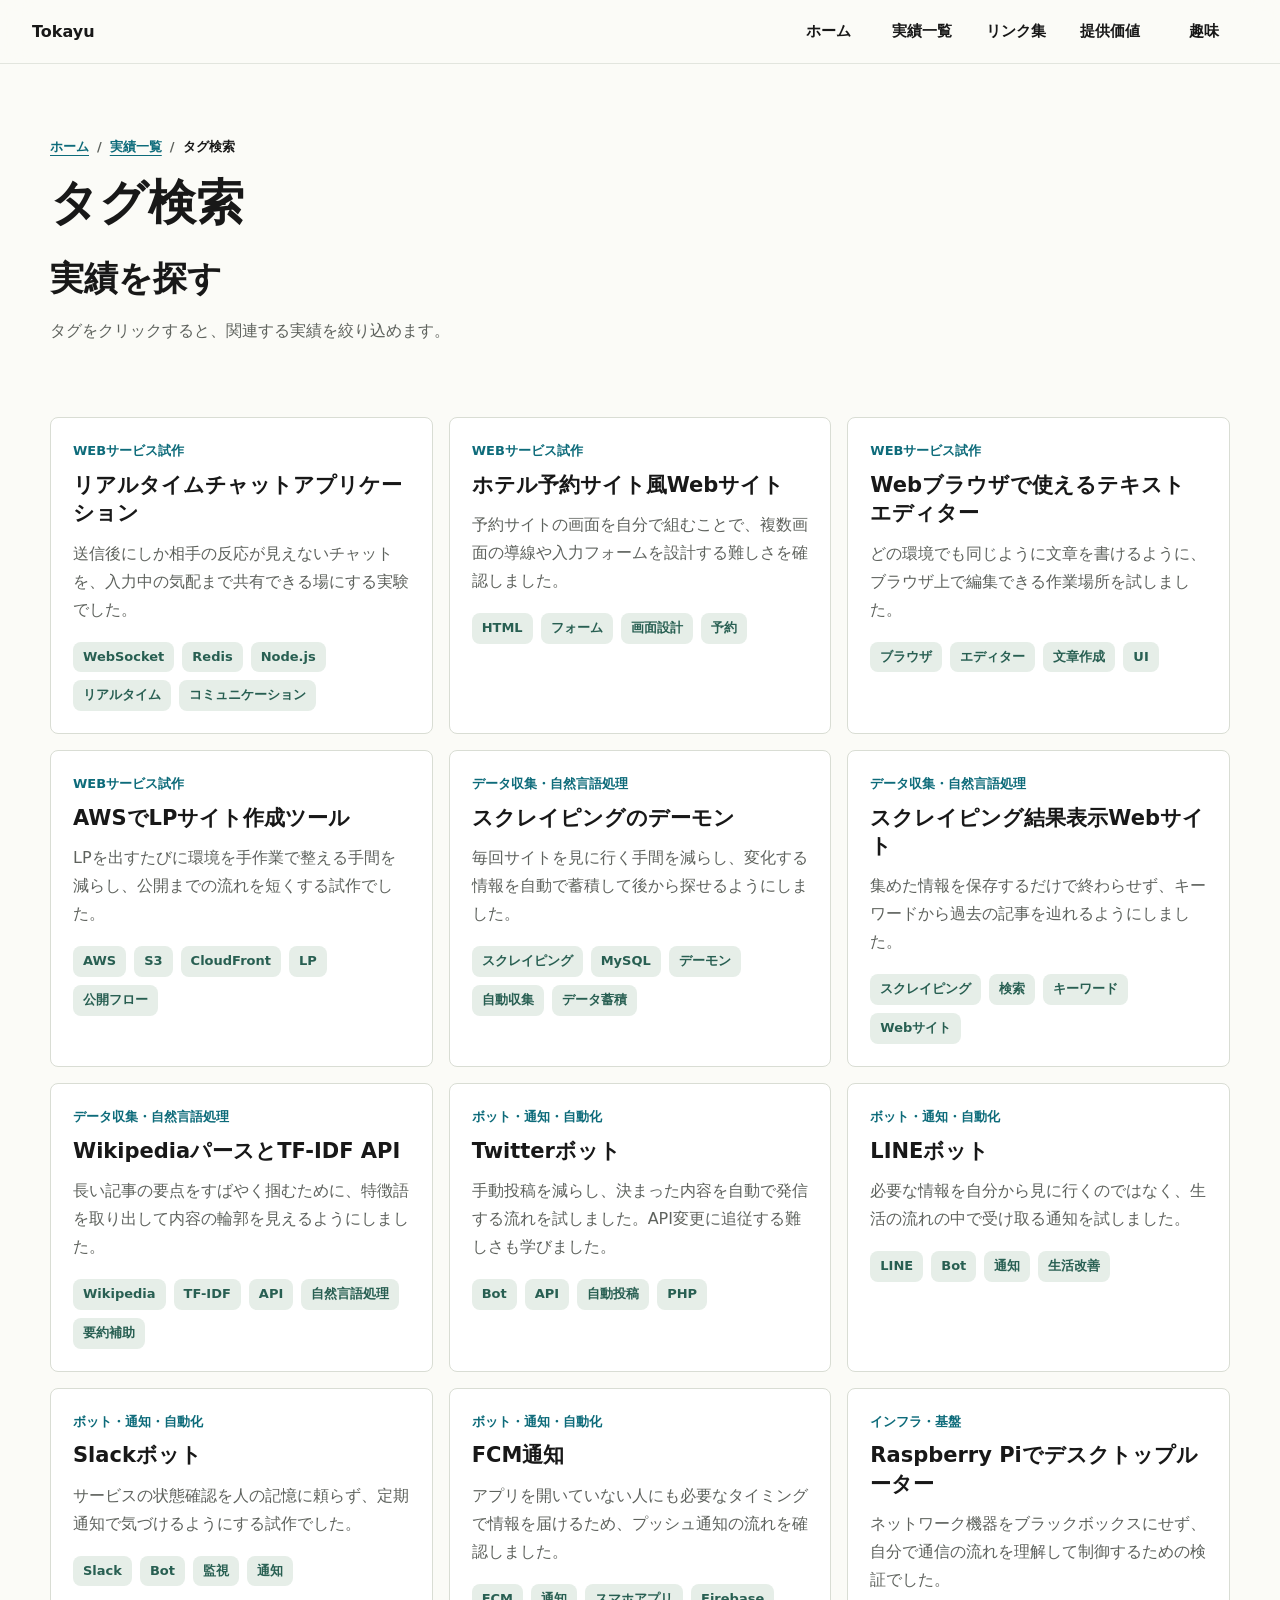
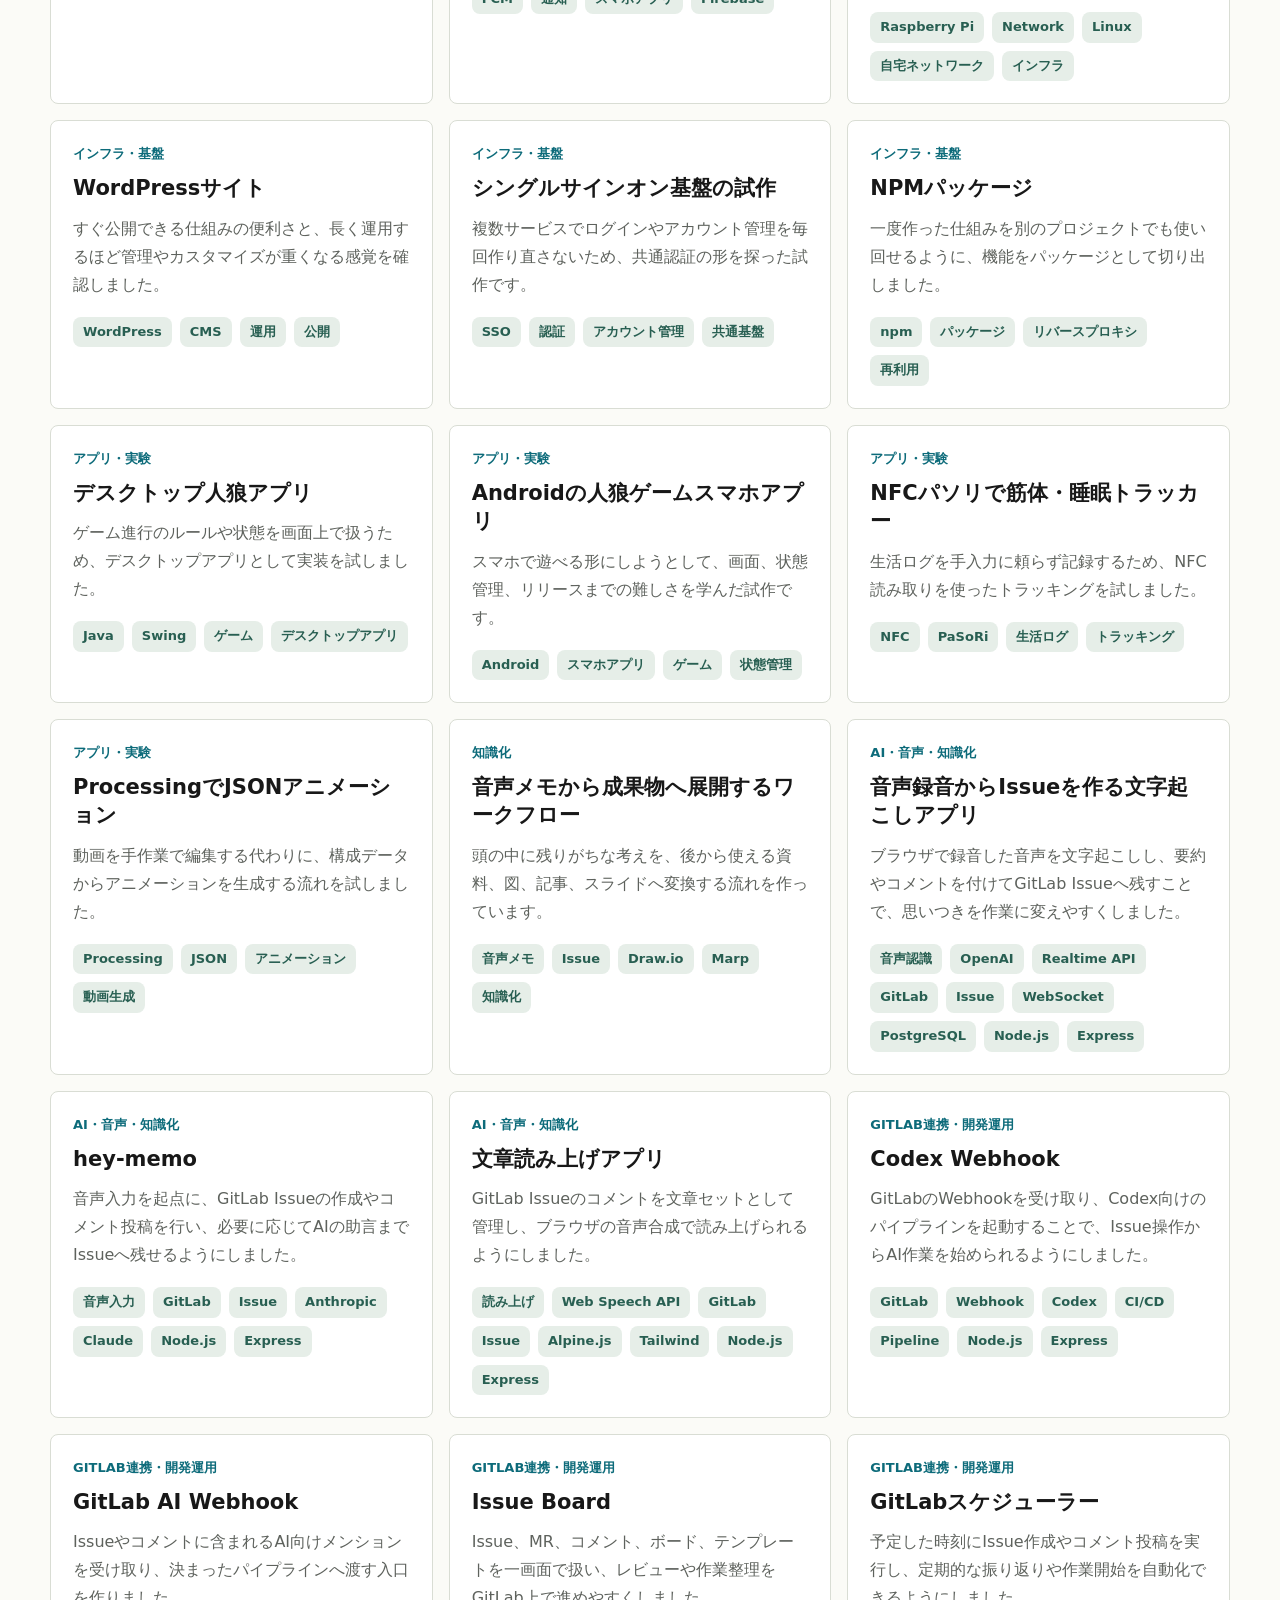
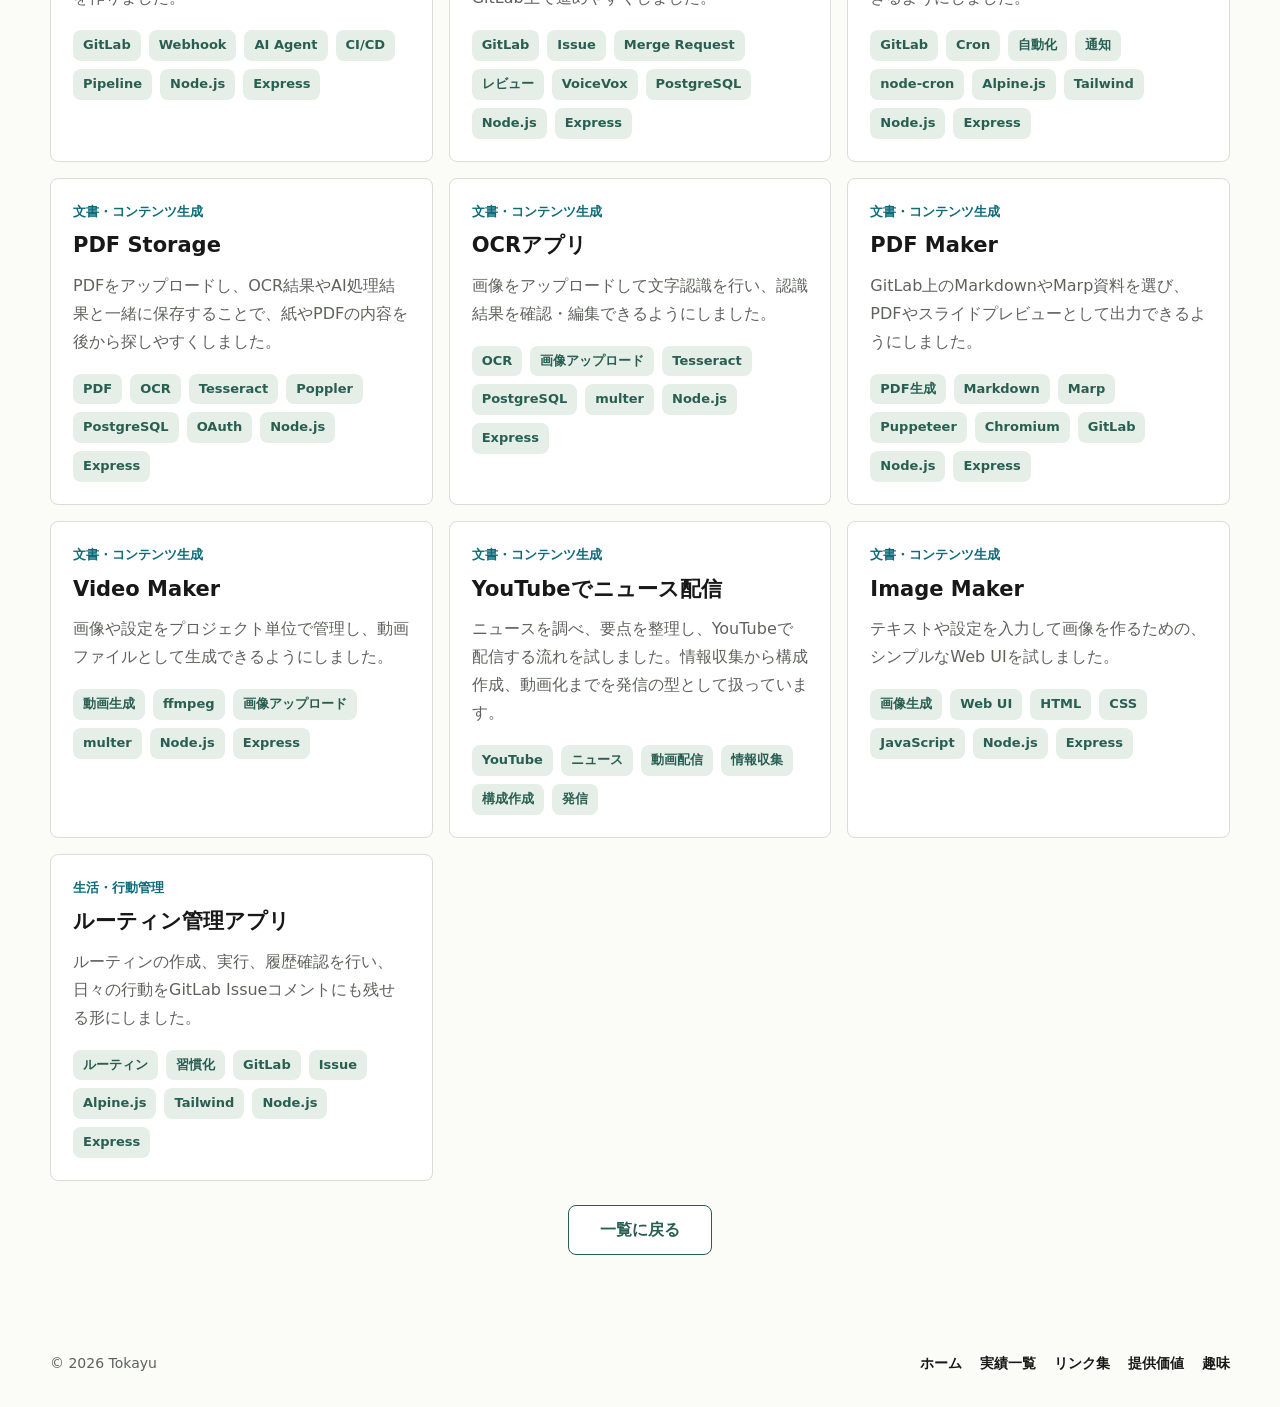
<file: search/index.html>
<!doctype html>
<html lang="ja">
  <head>
    <meta charset="utf-8">
    <meta name="viewport" content="width=device-width, initial-scale=1">
    <title>実績を探す | Tokayu</title>
    <meta name="description" content="タグから関連する実績を探すページ。">
    <link rel="canonical" href="https://toyooka.me/search/">
    <link rel="stylesheet" href="/styles.css">
  </head>
  <body>
    <header class="site-header">
      <a class="brand" href="/">Tokayu</a>
      <nav class="nav" aria-label="主要ナビゲーション">
        <a href="/">ホーム</a>
        <a href="/works/">実績一覧</a>
        <a href="/resources/">リンク集</a>
        <a href="/value/">提供価値</a>
        <a href="/hobbies/">趣味</a>
      </nav>
    </header>

    <main>
      <section class="page-hero">
        <nav class="breadcrumb" aria-label="パンくずリスト">
          <a href="/">ホーム</a>
          <a href="/works/">実績一覧</a>
          <span aria-current="page">タグ検索</span>
        </nav>
        <h1>タグ検索</h1>
        <h2 data-search-title>実績を探す</h2>
        <p data-search-lead>タグをクリックすると、関連する実績を絞り込めます。</p>
      </section>

      <section class="section works-catalog">
        <div class="works-grid" data-search-results></div>
        <div class="section-actions">
          <a class="button tertiary" href="/works/">一覧に戻る</a>
        </div>
      </section>
    </main>

    <footer class="site-footer">
      <span>© 2026 Tokayu</span>
      <nav class="footer-nav" aria-label="フッターナビゲーション">
        <a href="/">ホーム</a>
        <a href="/works/">実績一覧</a>
        <a href="/resources/">リンク集</a>
        <a href="/value/">提供価値</a>
        <a href="/hobbies/">趣味</a>
      </nav>
    </footer>

    <script src="/data.js"></script>
    <script src="/app.js"></script>
  </body>
</html>
</file>
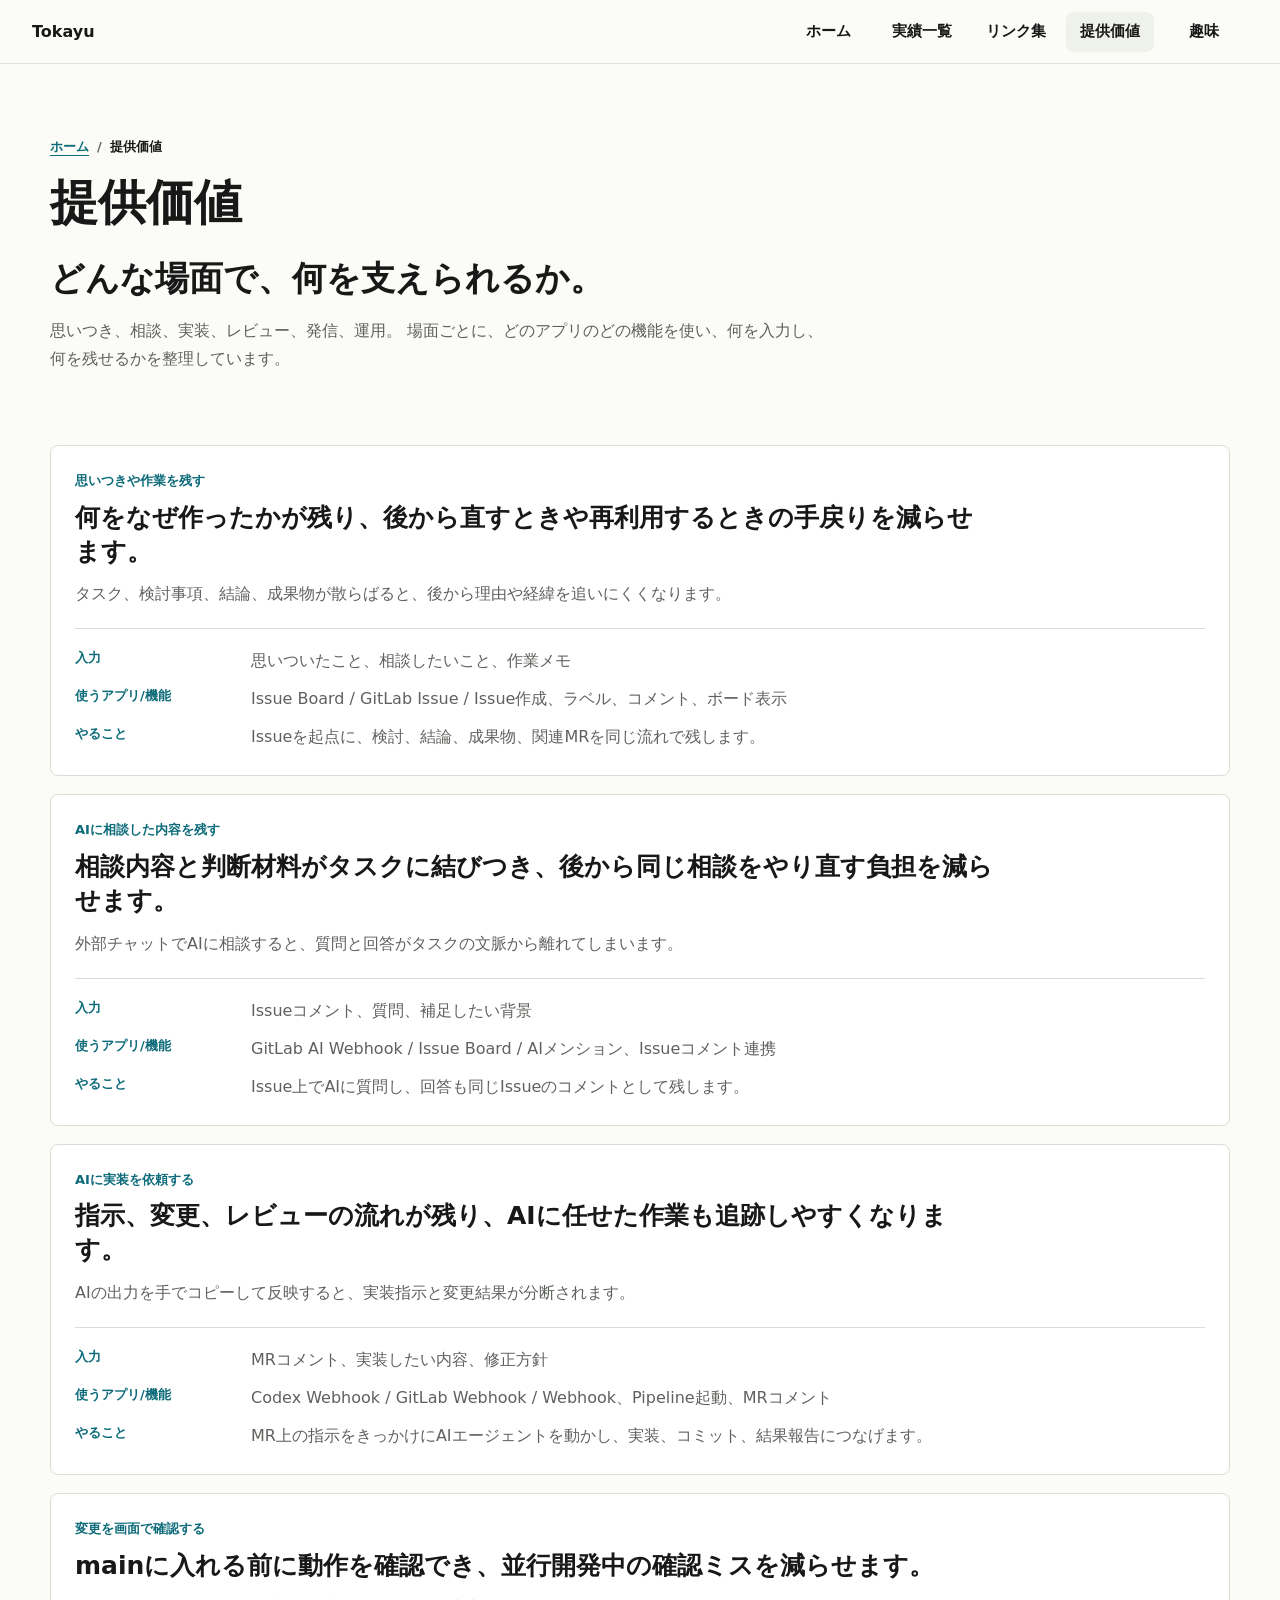
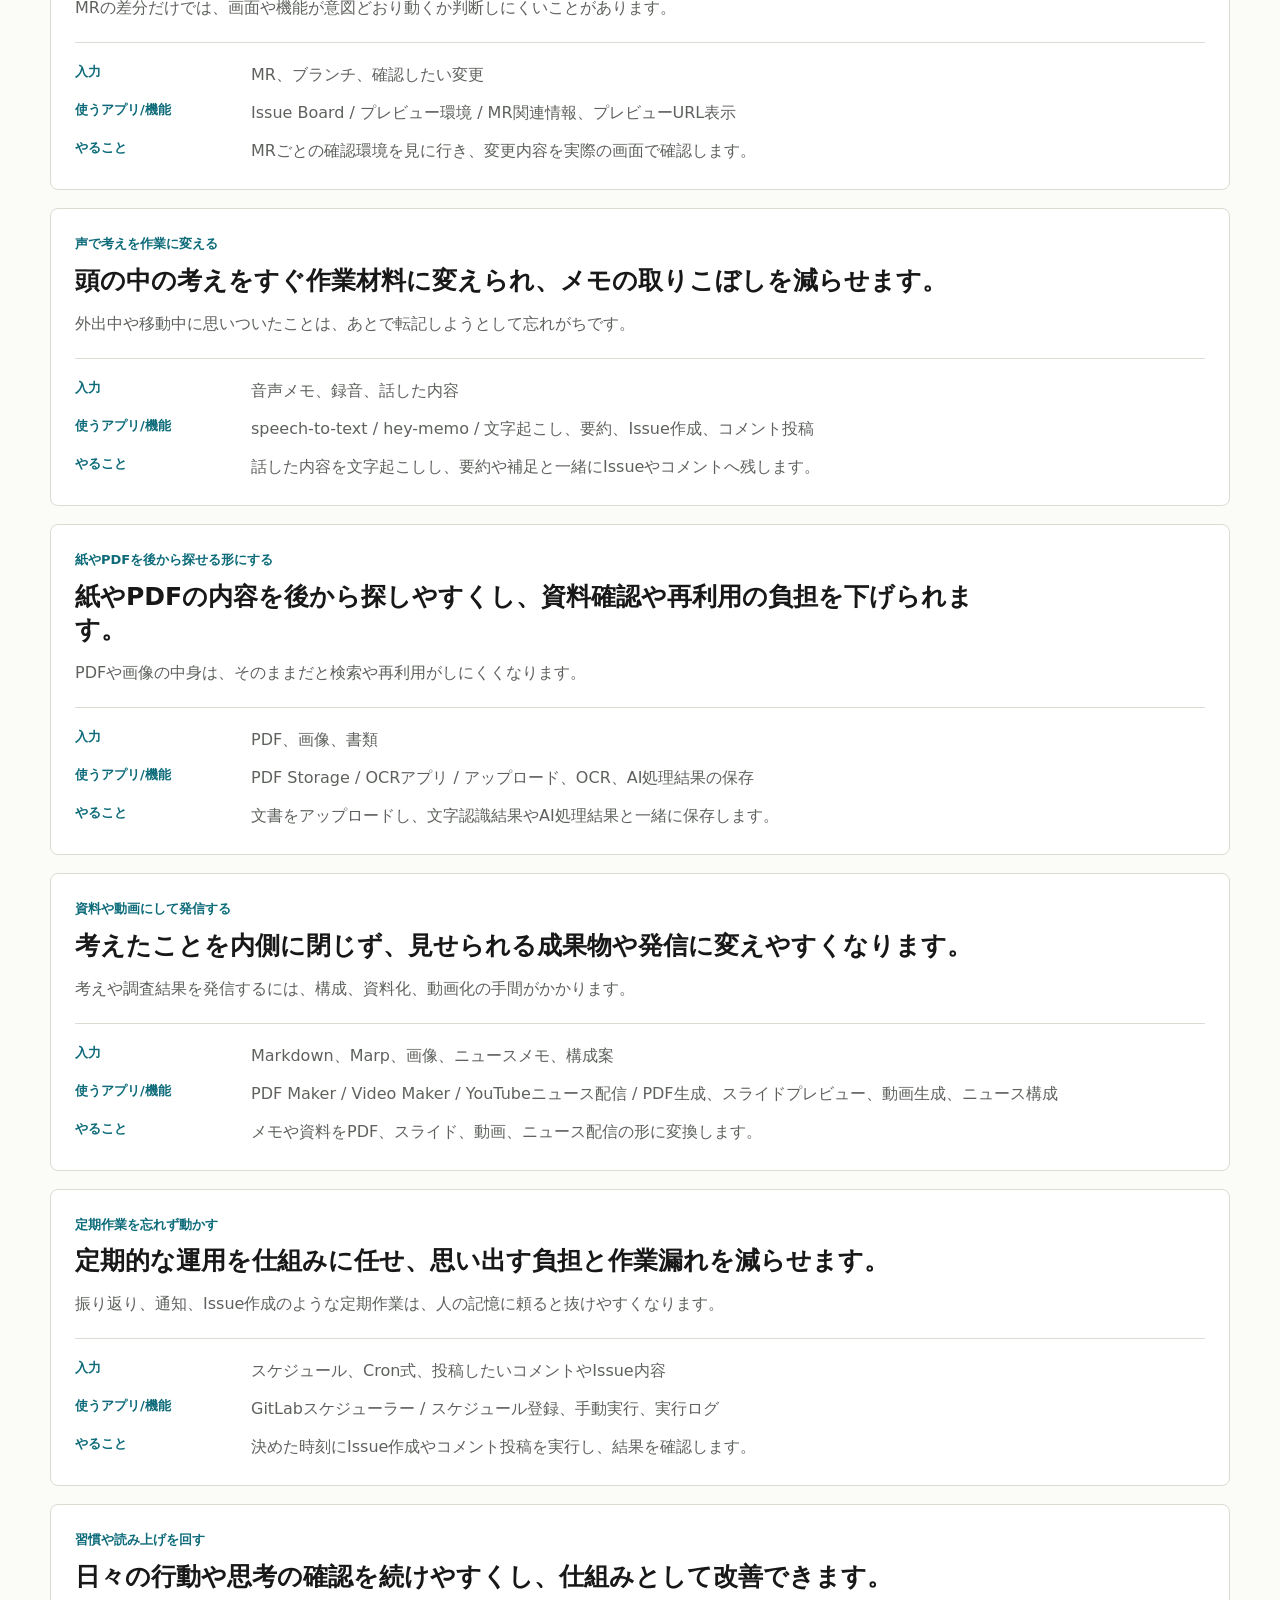
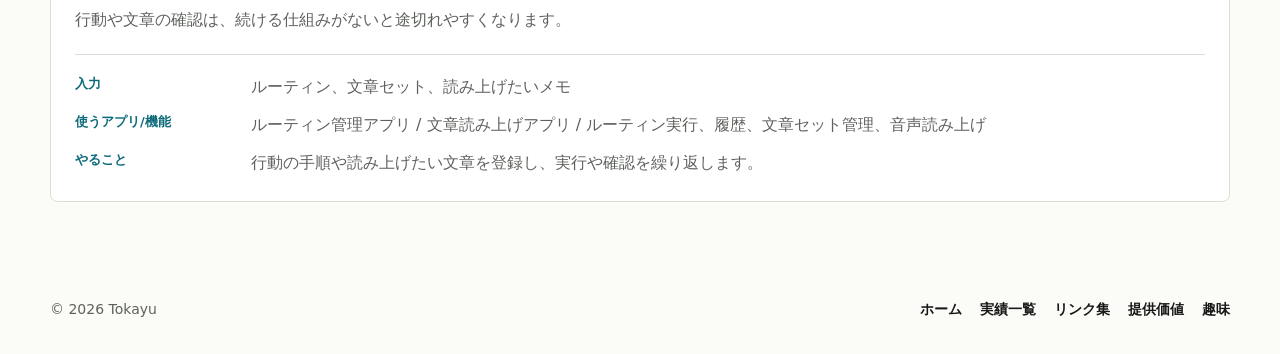
<file: value/index.html>
<!doctype html>
<html lang="ja">
  <head>
    <meta charset="utf-8">
    <meta name="viewport" content="width=device-width, initial-scale=1">
    <title>使い方と提供価値 | Tokayu</title>
    <meta
      name="description"
      content="どんな場面で、どのアプリのどの機能を使い、何を支えられるか。Tokayuの作業基盤の使い方と提供価値。"
    >
    <link rel="canonical" href="https://toyooka.me/value/">
    <link rel="stylesheet" href="/styles.css">
  </head>
  <body>
    <header class="site-header">
      <a class="brand" href="/">Tokayu</a>
      <nav class="nav" aria-label="主要ナビゲーション">
        <a href="/">ホーム</a>
        <a href="/works/">実績一覧</a>
        <a href="/resources/">リンク集</a>
        <a href="/value/" aria-current="page">提供価値</a>
        <a href="/hobbies/">趣味</a>
      </nav>
    </header>

    <main>
      <section class="page-hero">
        <nav class="breadcrumb" aria-label="パンくずリスト">
          <a href="/">ホーム</a>
          <span aria-current="page">提供価値</span>
        </nav>
        <h1>提供価値</h1>
        <h2>どんな場面で、何を支えられるか。</h2>
        <p>
          思いつき、相談、実装、レビュー、発信、運用。
          場面ごとに、どのアプリのどの機能を使い、何を入力し、何を残せるかを整理しています。
        </p>
      </section>

      <section class="section usecase-section">
        <div class="usecase-grid" data-usecases></div>
      </section>
    </main>

    <footer class="site-footer">
      <span>© 2026 Tokayu</span>
      <nav class="footer-nav" aria-label="フッターナビゲーション">
        <a href="/">ホーム</a>
        <a href="/works/">実績一覧</a>
        <a href="/resources/">リンク集</a>
        <a href="/value/" aria-current="page">提供価値</a>
        <a href="/hobbies/">趣味</a>
      </nav>
    </footer>
    <script src="/data.js"></script>
    <script src="/app.js"></script>
  </body>
</html>
</file>
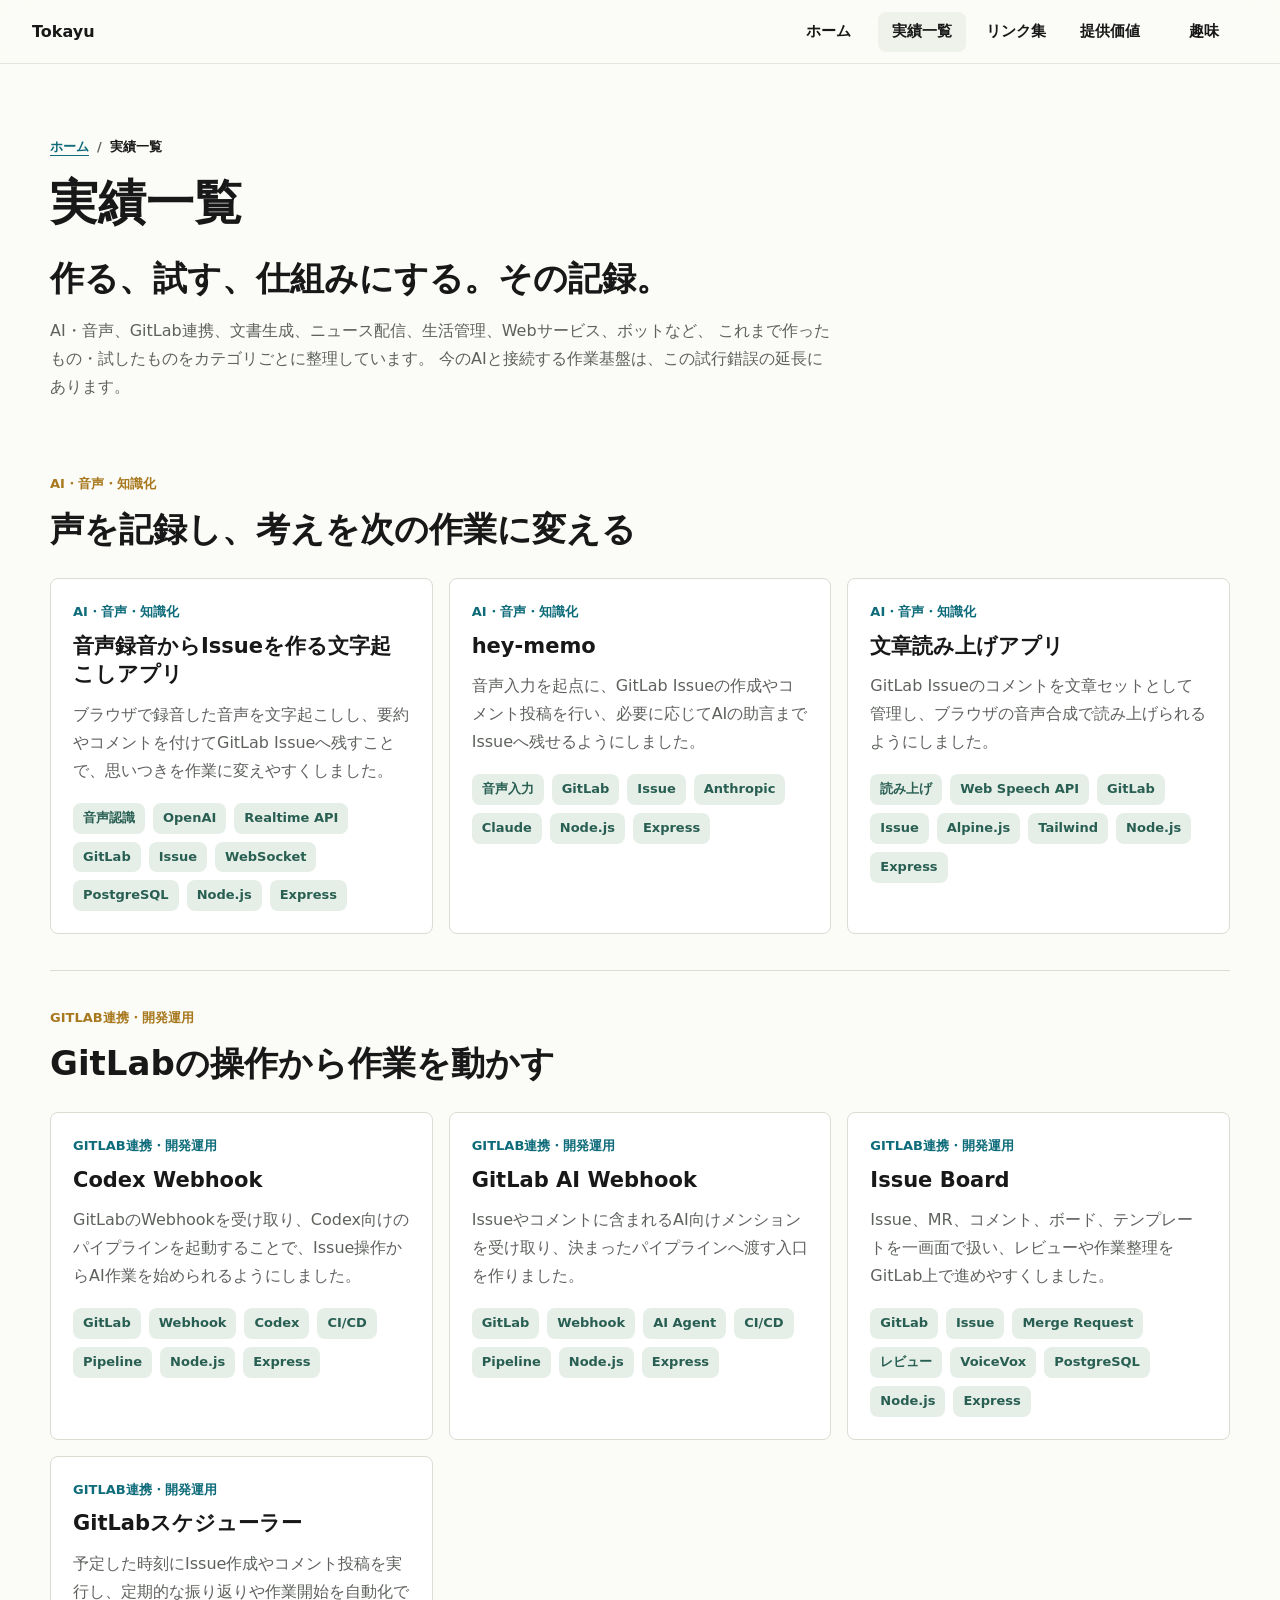
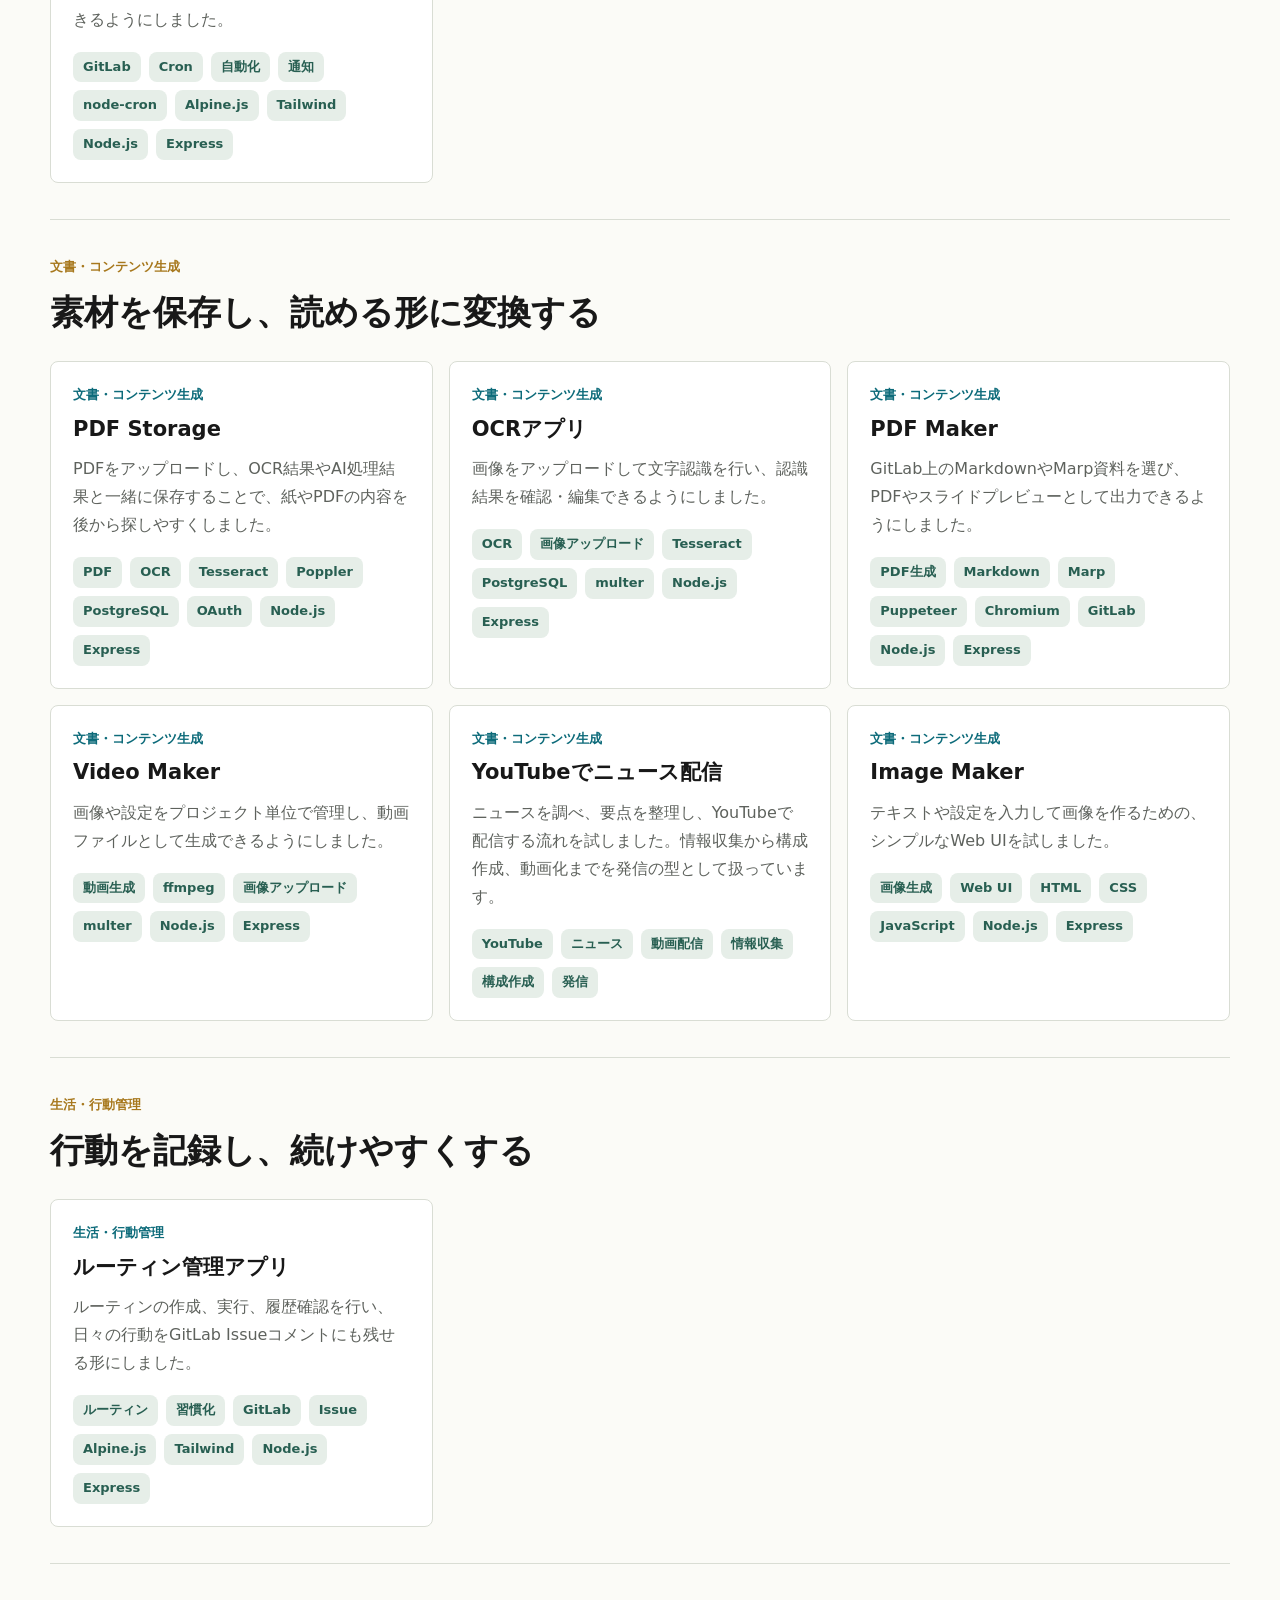
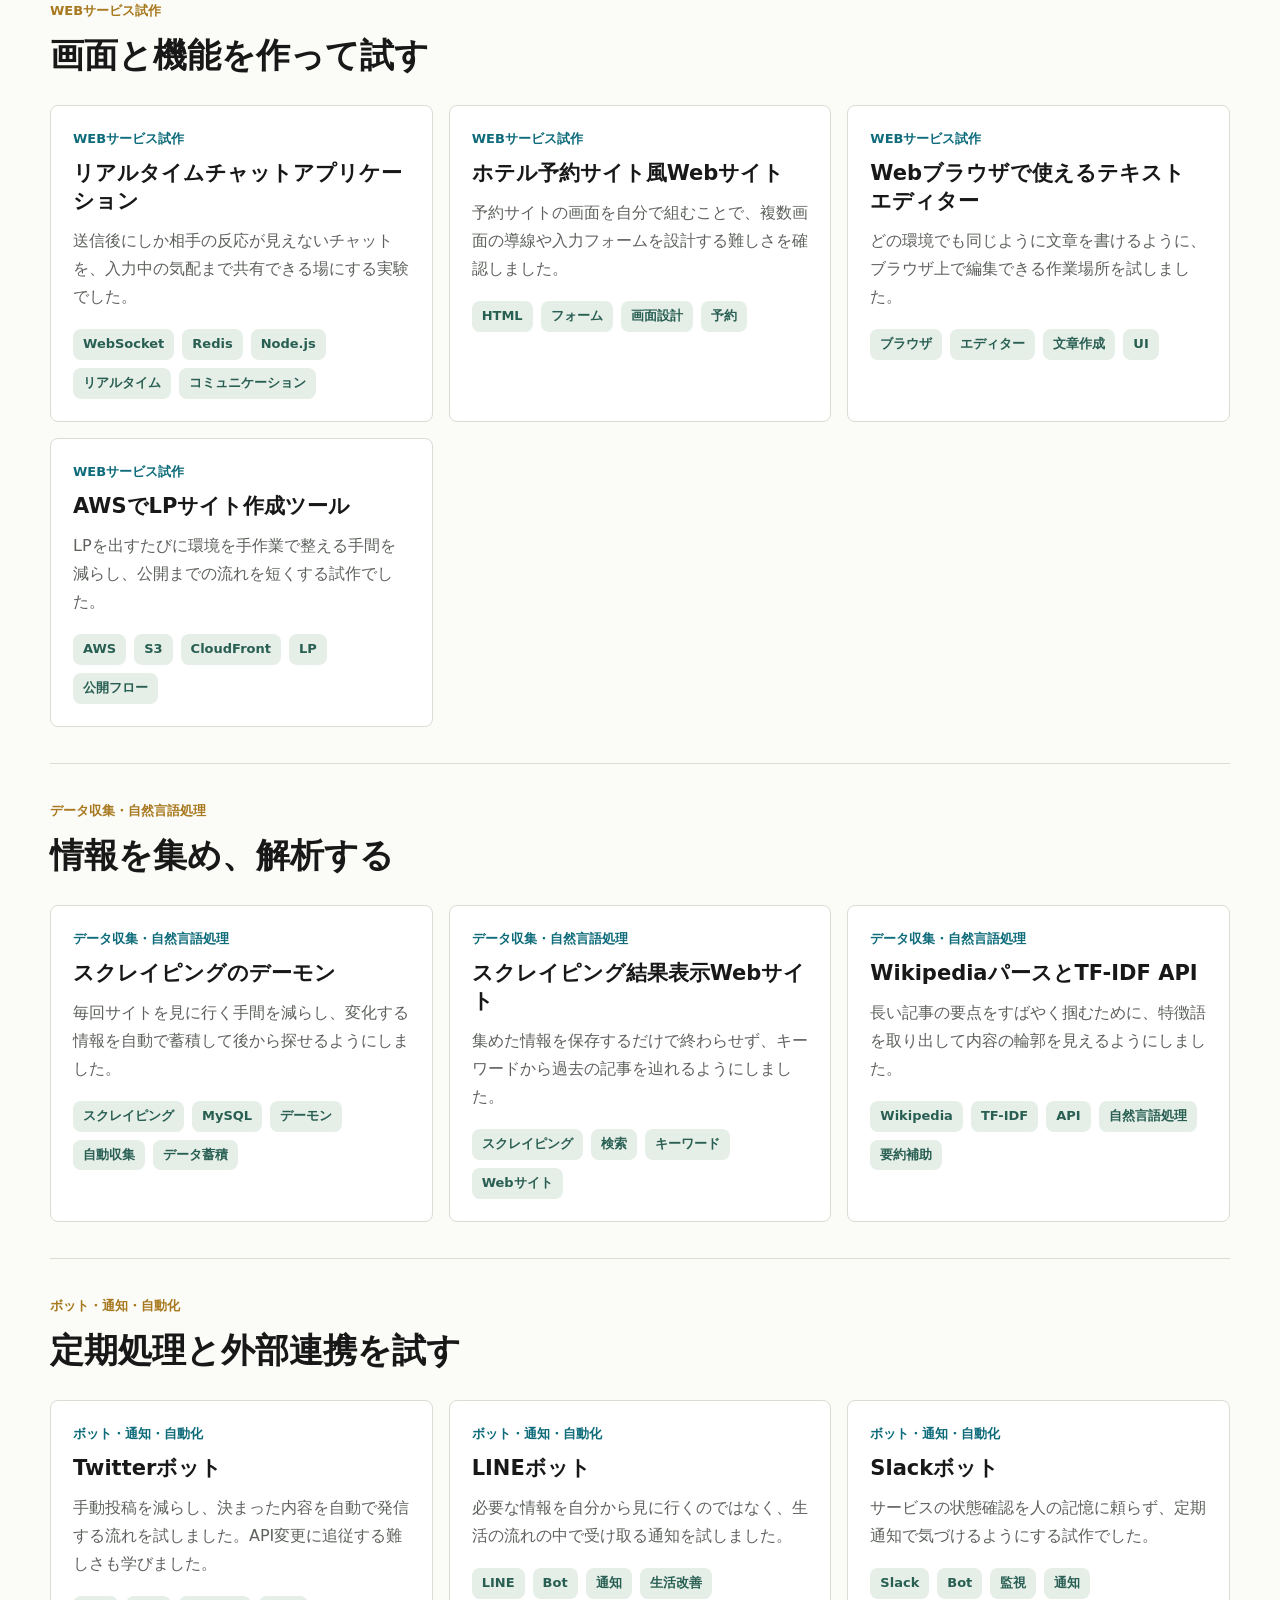
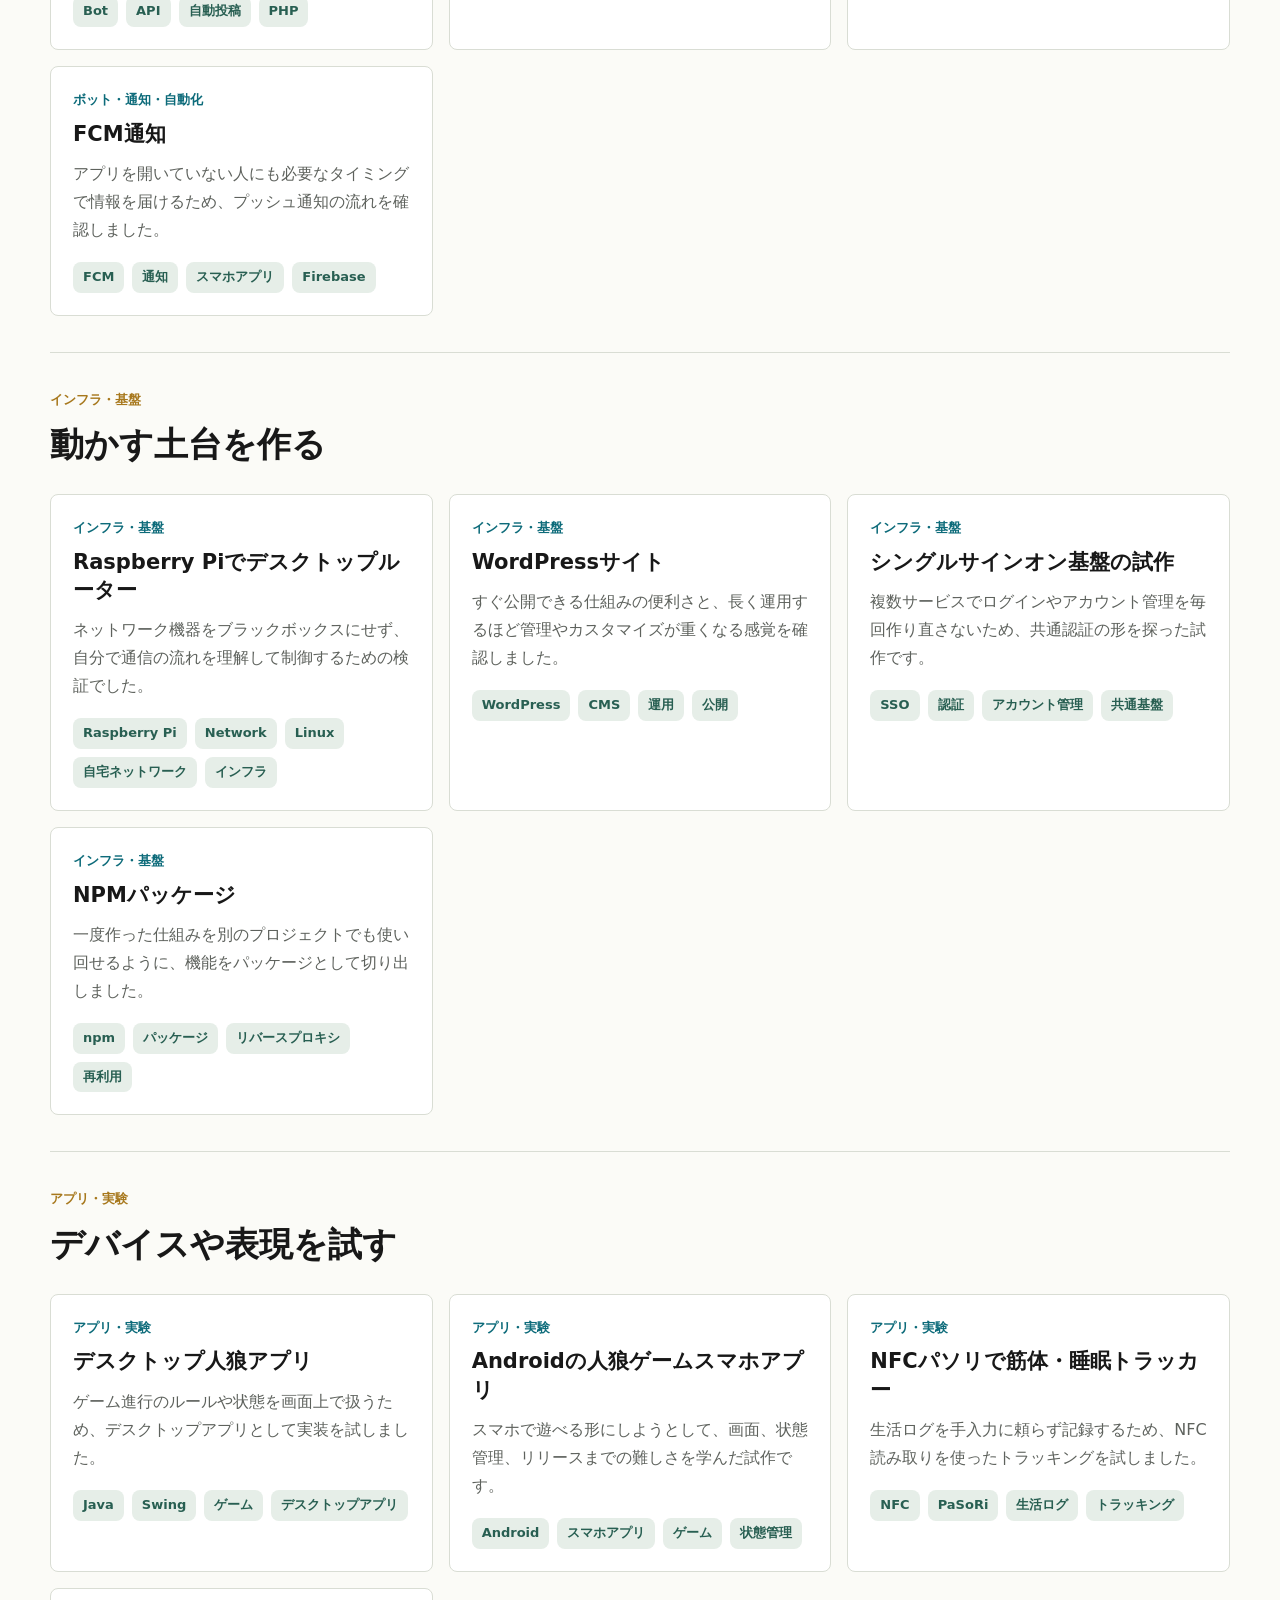
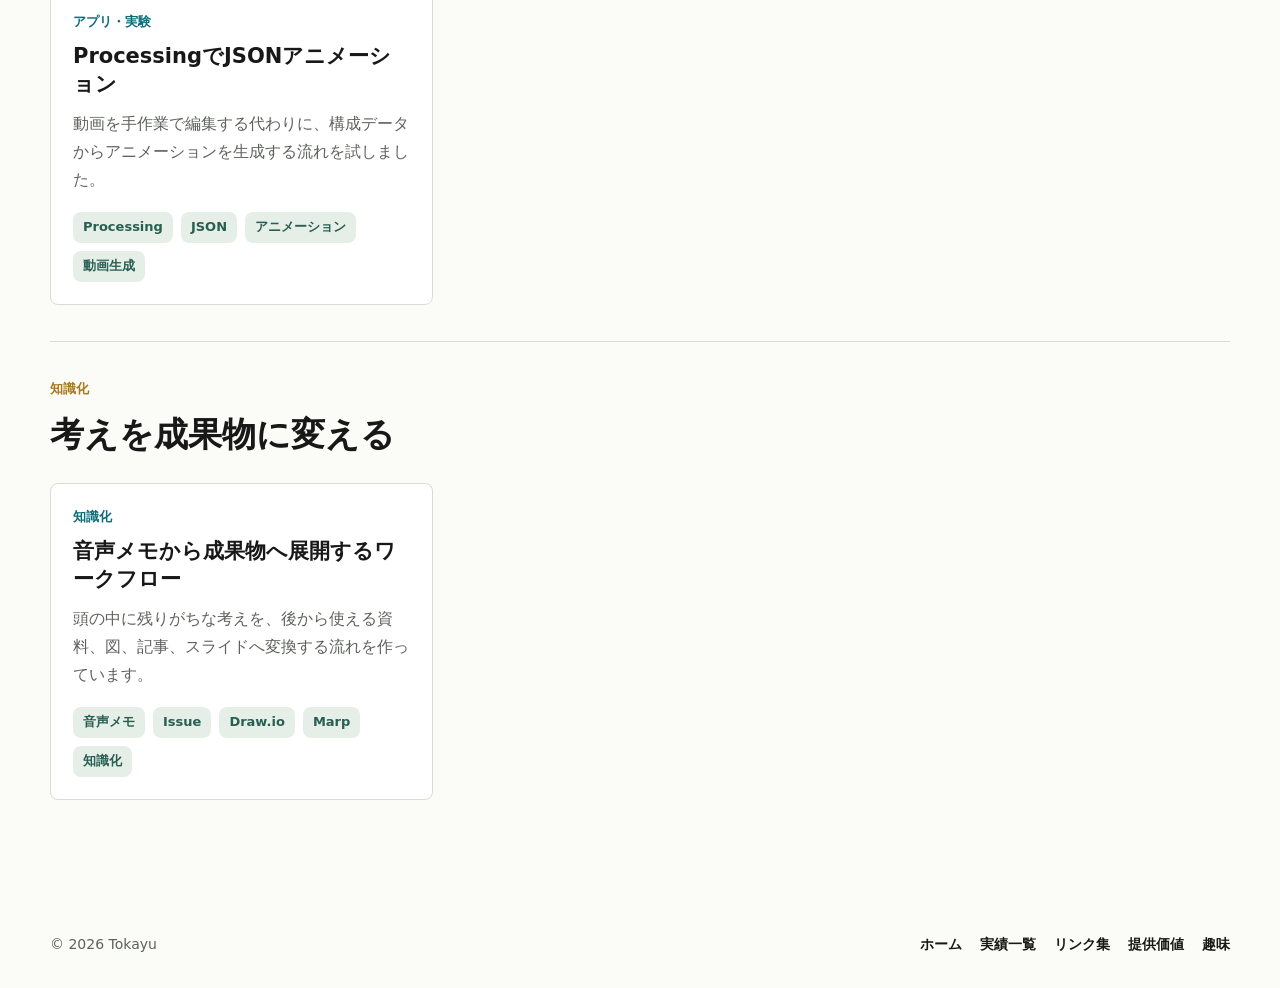
<file: works/index.html>
<!doctype html>
<html lang="ja">
  <head>
    <meta charset="utf-8">
    <meta name="viewport" content="width=device-width, initial-scale=1">
    <title>作ったもの一覧 | Tokayu</title>
    <meta
      name="description"
      content="AI・音声、GitLab連携、文書生成、ニュース配信、生活管理、Webサービス、データ収集、ボットなど、これまで作ったもの・試したものの一覧。"
    >
    <link rel="canonical" href="https://toyooka.me/works/">
    <link rel="stylesheet" href="/styles.css">
  </head>
  <body>
    <header class="site-header">
      <a class="brand" href="/">Tokayu</a>
      <nav class="nav" aria-label="主要ナビゲーション">
        <a href="/">ホーム</a>
        <a href="/works/" aria-current="page">実績一覧</a>
        <a href="/resources/">リンク集</a>
        <a href="/value/">提供価値</a>
        <a href="/hobbies/">趣味</a>
      </nav>
    </header>

    <main>
      <section class="page-hero">
        <nav class="breadcrumb" aria-label="パンくずリスト">
          <a href="/">ホーム</a>
          <span aria-current="page">実績一覧</span>
        </nav>
        <h1>実績一覧</h1>
        <h2>作る、試す、仕組みにする。その記録。</h2>
        <p>
          AI・音声、GitLab連携、文書生成、ニュース配信、生活管理、Webサービス、ボットなど、
          これまで作ったもの・試したものをカテゴリごとに整理しています。
          今のAIと接続する作業基盤は、この試行錯誤の延長にあります。
        </p>
      </section>

      <section class="section works-catalog" data-works-catalog></section>
    </main>

    <footer class="site-footer">
      <span>© 2026 Tokayu</span>
      <nav class="footer-nav" aria-label="フッターナビゲーション">
        <a href="/">ホーム</a>
        <a href="/works/" aria-current="page">実績一覧</a>
        <a href="/resources/">リンク集</a>
        <a href="/value/">提供価値</a>
        <a href="/hobbies/">趣味</a>
      </nav>
    </footer>
    <script src="/data.js"></script>
    <script src="/app.js"></script>
  </body>
</html>
</file>
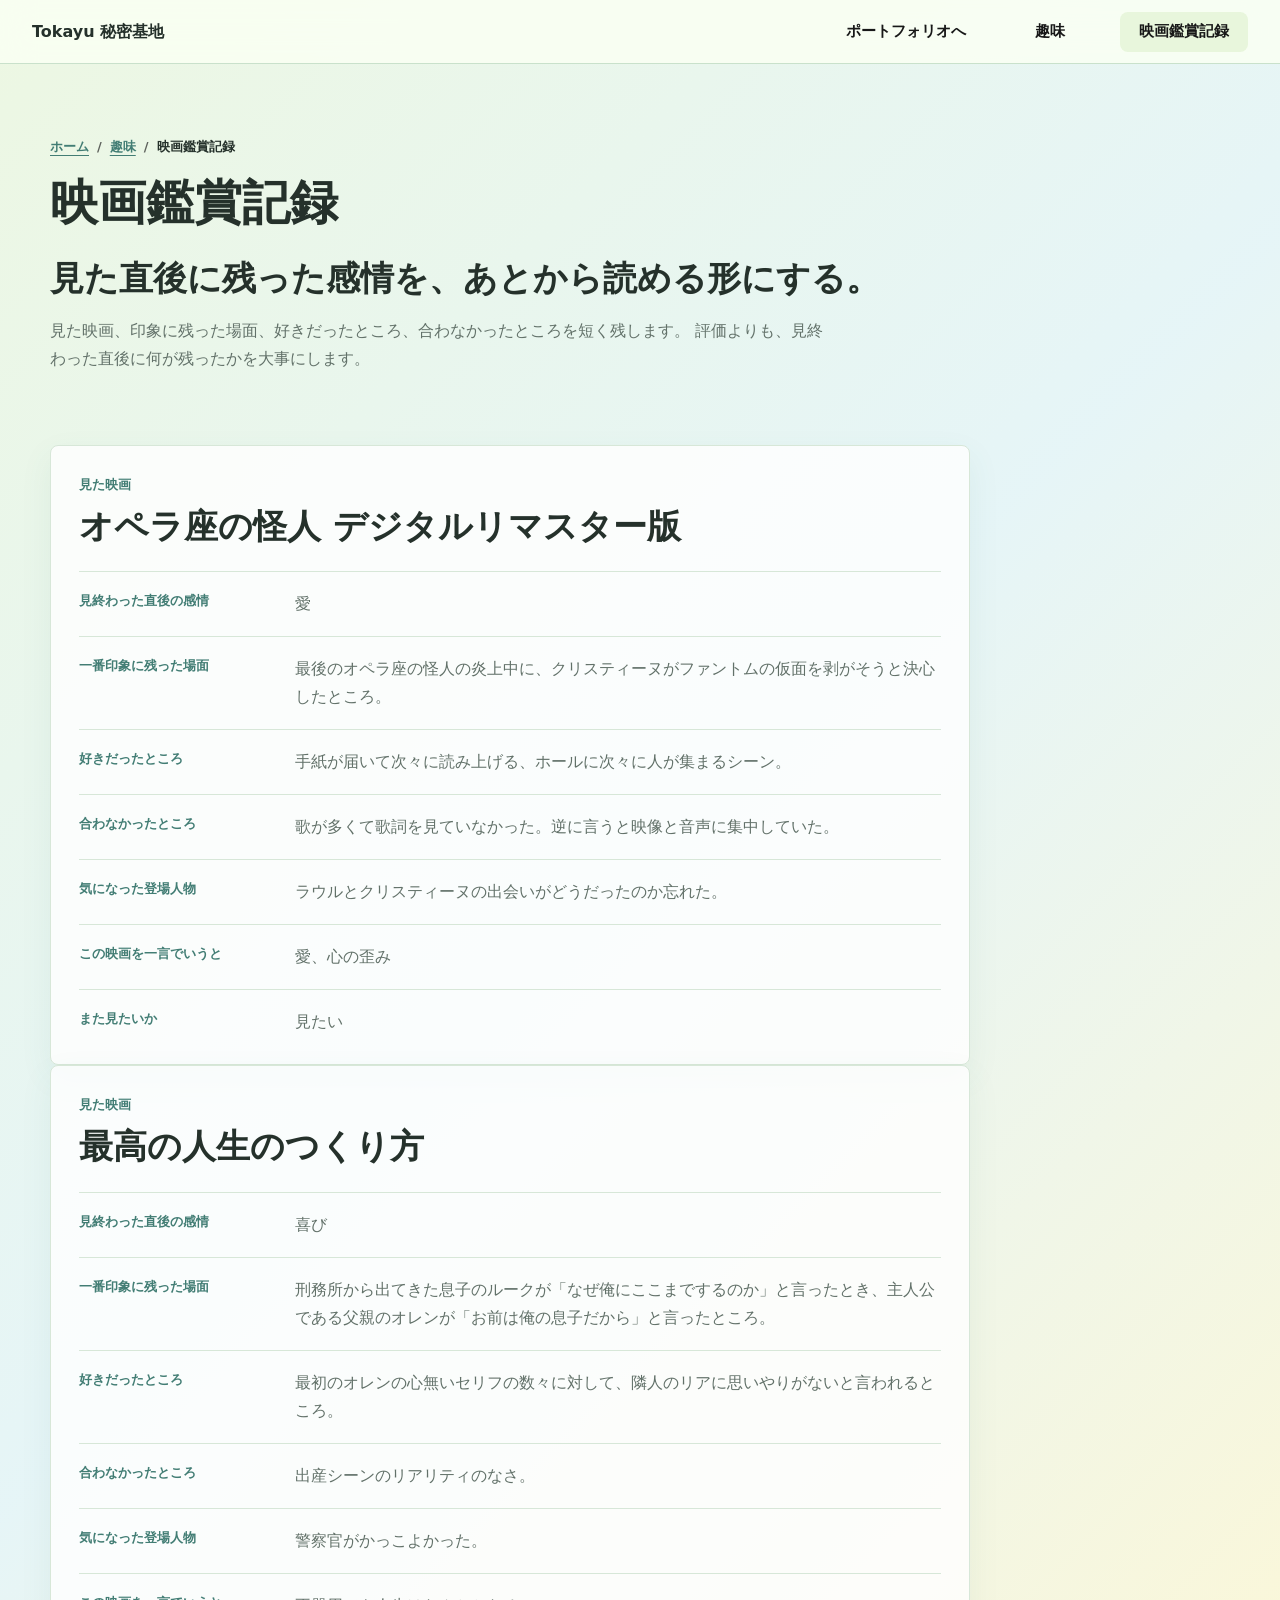
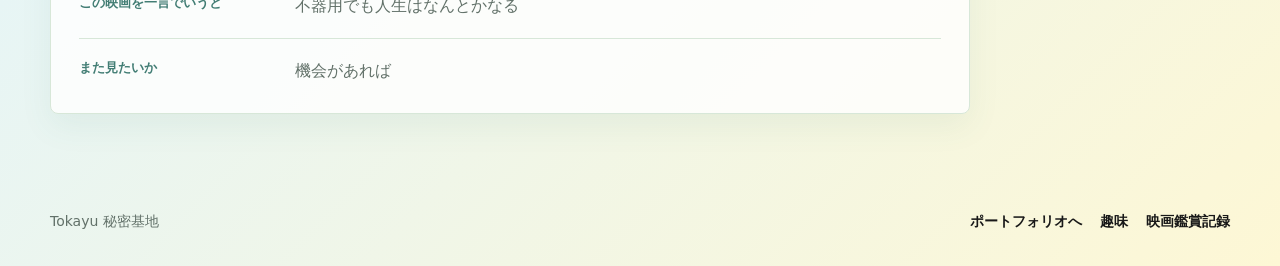
<file: hobbies/movies/index.html>
<!doctype html>
<html lang="ja">
  <head>
    <meta charset="utf-8">
    <meta name="viewport" content="width=device-width, initial-scale=1">
    <title>映画鑑賞記録 | Tokayu</title>
    <meta
      name="description"
      content="見た映画と、見終わった直後の感情、印象に残った場面、好きだったところを残す映画鑑賞記録。"
    >
    <link rel="canonical" href="https://toyooka.me/hobbies/movies/">
    <link rel="stylesheet" href="/styles.css">
  </head>
  <body class="hobby-site">
    <header class="site-header hobby-site-header">
      <a class="brand hobby-brand" href="/hobbies/">Tokayu 秘密基地</a>
      <nav class="nav hobby-nav" aria-label="秘密基地ナビゲーション">
        <a href="/">ポートフォリオへ</a>
        <a href="/hobbies/">趣味</a>
        <a href="/hobbies/movies/" aria-current="page">映画鑑賞記録</a>
      </nav>
    </header>

    <main>
      <section class="page-hero">
        <nav class="breadcrumb" aria-label="パンくずリスト">
          <a href="/">ホーム</a>
          <a href="/hobbies/">趣味</a>
          <span aria-current="page">映画鑑賞記録</span>
        </nav>
        <h1>映画鑑賞記録</h1>
        <h2>見た直後に残った感情を、あとから読める形にする。</h2>
        <p>
          見た映画、印象に残った場面、好きだったところ、合わなかったところを短く残します。
          評価よりも、見終わった直後に何が残ったかを大事にします。
        </p>
      </section>

      <section class="section movie-log-section" aria-label="映画鑑賞記録一覧">
        <article class="movie-log">
          <p class="project-kicker">見た映画</p>
          <h2>オペラ座の怪人 デジタルリマスター版</h2>

          <dl class="movie-log-detail">
            <div>
              <dt>見終わった直後の感情</dt>
              <dd>愛</dd>
            </div>
            <div>
              <dt>一番印象に残った場面</dt>
              <dd>最後のオペラ座の怪人の炎上中に、クリスティーヌがファントムの仮面を剥がそうと決心したところ。</dd>
            </div>
            <div>
              <dt>好きだったところ</dt>
              <dd>手紙が届いて次々に読み上げる、ホールに次々に人が集まるシーン。</dd>
            </div>
            <div>
              <dt>合わなかったところ</dt>
              <dd>歌が多くて歌詞を見ていなかった。逆に言うと映像と音声に集中していた。</dd>
            </div>
            <div>
              <dt>気になった登場人物</dt>
              <dd>ラウルとクリスティーヌの出会いがどうだったのか忘れた。</dd>
            </div>
            <div>
              <dt>この映画を一言でいうと</dt>
              <dd>愛、心の歪み</dd>
            </div>
            <div>
              <dt>また見たいか</dt>
              <dd>見たい</dd>
            </div>
          </dl>
        </article>

        <article class="movie-log">
          <p class="project-kicker">見た映画</p>
          <h2>最高の人生のつくり方</h2>

          <dl class="movie-log-detail">
            <div>
              <dt>見終わった直後の感情</dt>
              <dd>喜び</dd>
            </div>
            <div>
              <dt>一番印象に残った場面</dt>
              <dd>刑務所から出てきた息子のルークが「なぜ俺にここまでするのか」と言ったとき、主人公である父親のオレンが「お前は俺の息子だから」と言ったところ。</dd>
            </div>
            <div>
              <dt>好きだったところ</dt>
              <dd>最初のオレンの心無いセリフの数々に対して、隣人のリアに思いやりがないと言われるところ。</dd>
            </div>
            <div>
              <dt>合わなかったところ</dt>
              <dd>出産シーンのリアリティのなさ。</dd>
            </div>
            <div>
              <dt>気になった登場人物</dt>
              <dd>警察官がかっこよかった。</dd>
            </div>
            <div>
              <dt>この映画を一言でいうと</dt>
              <dd>不器用でも人生はなんとかなる</dd>
            </div>
            <div>
              <dt>また見たいか</dt>
              <dd>機会があれば</dd>
            </div>
          </dl>
        </article>
      </section>
    </main>

    <footer class="site-footer">
      <span>Tokayu 秘密基地</span>
      <nav class="footer-nav" aria-label="フッターナビゲーション">
        <a href="/">ポートフォリオへ</a>
        <a href="/hobbies/">趣味</a>
        <a href="/hobbies/movies/" aria-current="page">映画鑑賞記録</a>
      </nav>
    </footer>
  </body>
</html>
</file>
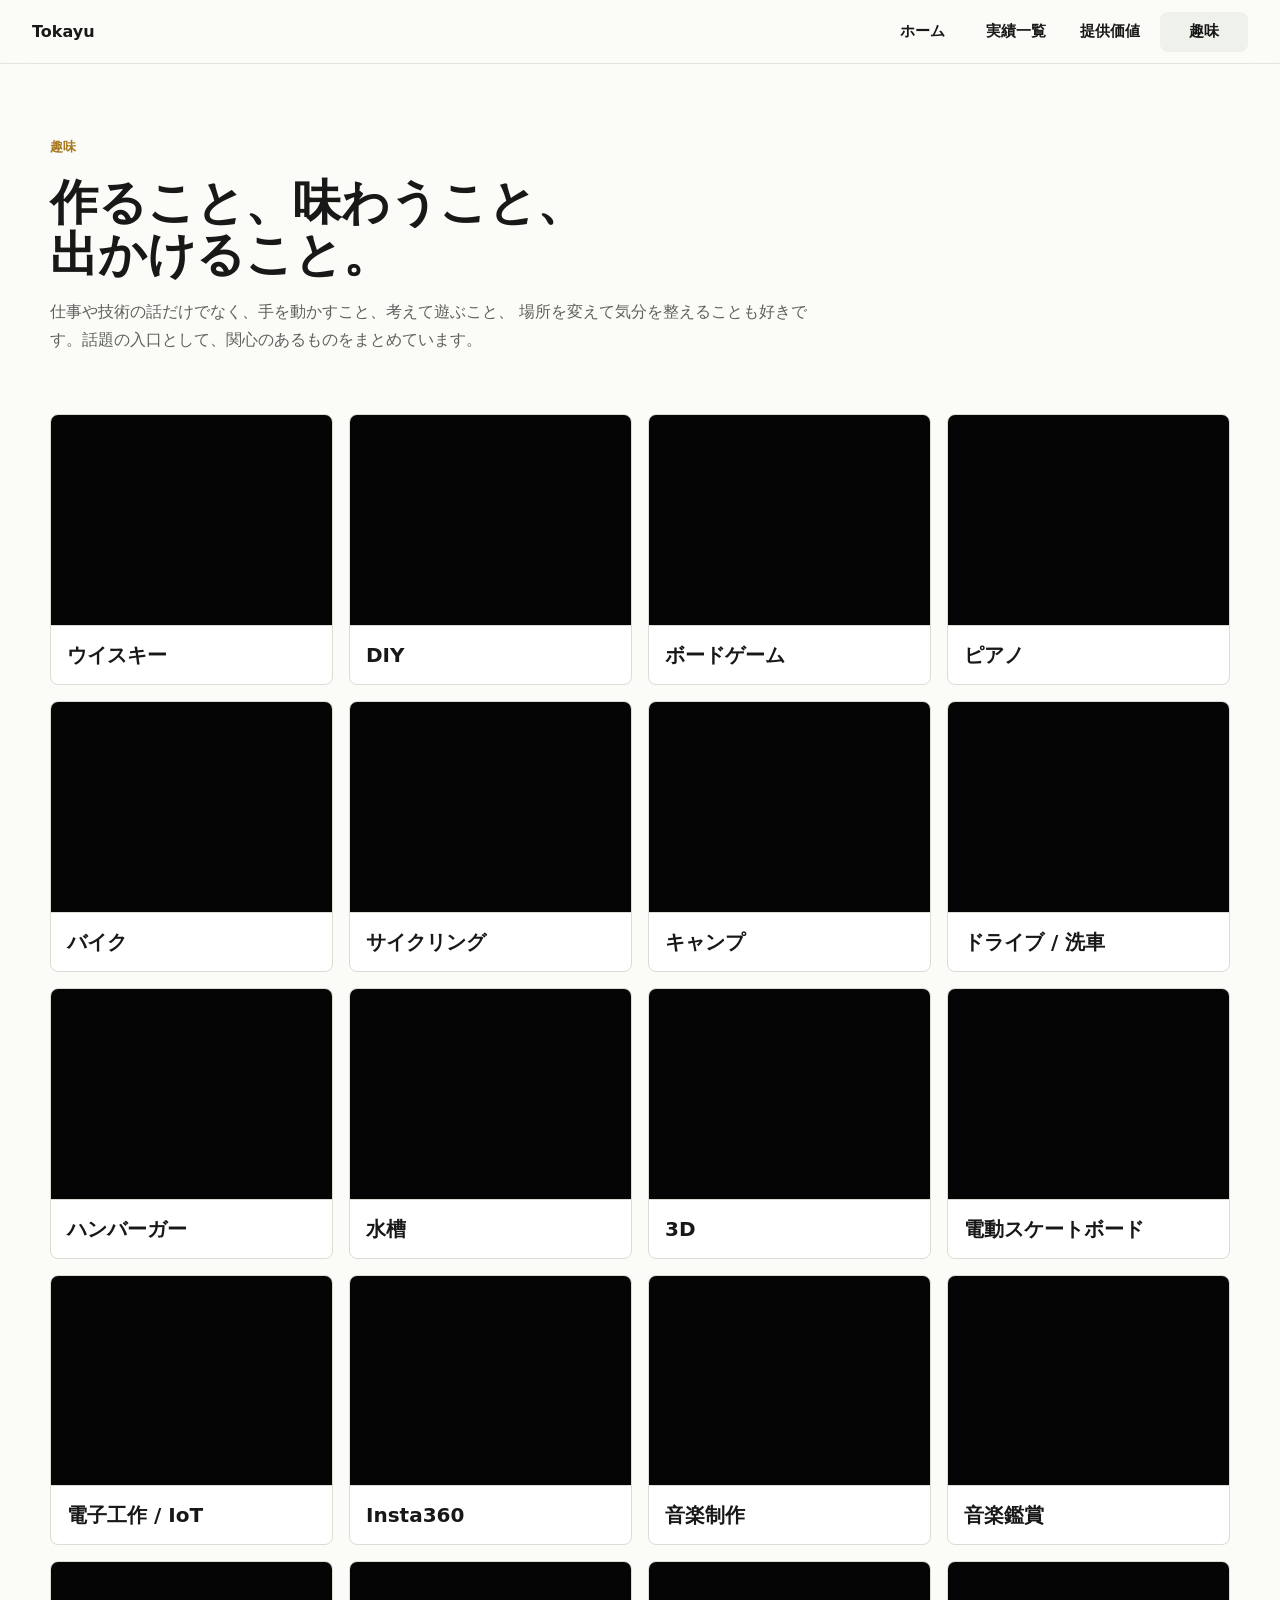
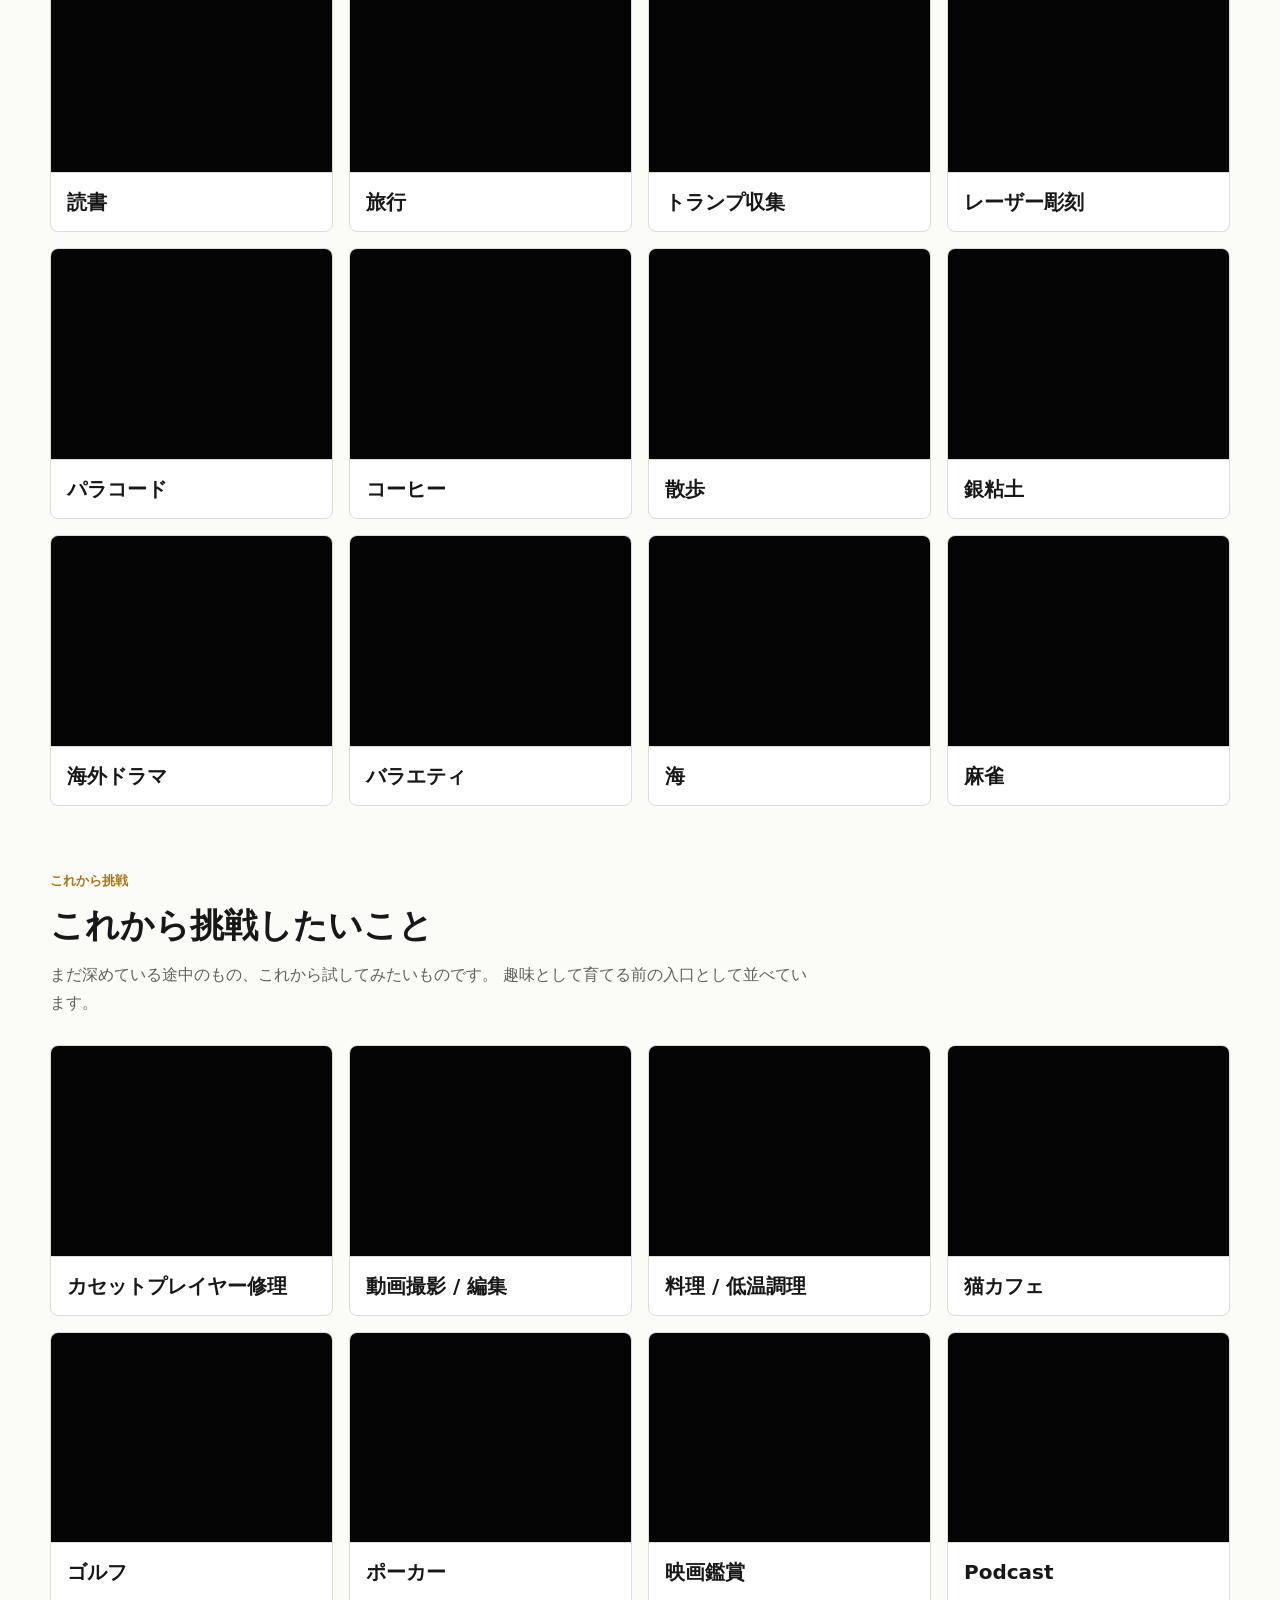
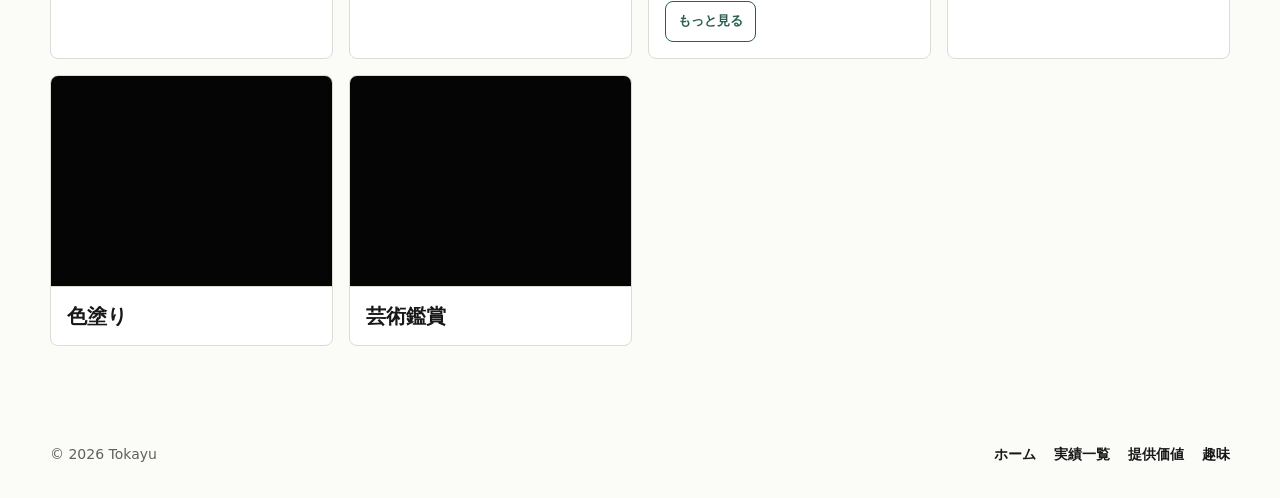
<file: hobbies.html>
<!doctype html>
<html lang="ja">
  <head>
    <meta charset="utf-8">
    <meta name="viewport" content="width=device-width, initial-scale=1">
    <title>趣味 | Tokayu</title>
    <meta
      name="description"
      content="ウイスキー、DIY、ボードゲーム、ピアノ、バイク、サイクリング、音楽鑑賞、麻雀など、Tokayuの趣味と関心。"
    >
    <link rel="stylesheet" href="./styles.css">
  </head>
  <body>
    <header class="site-header">
      <a class="brand" href="./index.html">Tokayu</a>
      <nav class="nav" aria-label="主要ナビゲーション">
        <a href="./index.html">ホーム</a>
        <a href="./works.html">実績一覧</a>
        <a href="./value.html">提供価値</a>
        <a href="./hobbies.html" aria-current="page">趣味</a>
      </nav>
    </header>

    <main>
      <section class="page-hero hobby-hero">
        <p class="eyebrow">趣味</p>
        <h1>作ること、味わうこと、<br>出かけること。</h1>
        <p>
          仕事や技術の話だけでなく、手を動かすこと、考えて遊ぶこと、
          場所を変えて気分を整えることも好きです。話題の入口として、関心のあるものをまとめています。
        </p>
      </section>

      <section class="section hobby-section">
        <div class="hobby-grid" data-hobbies></div>
      </section>

      <section class="section hobby-section hobby-challenge-section">
        <div class="section-heading compact">
          <p class="eyebrow">これから挑戦</p>
          <h2>これから挑戦したいこと</h2>
          <p>
            まだ深めている途中のもの、これから試してみたいものです。
            趣味として育てる前の入口として並べています。
          </p>
        </div>

        <div class="hobby-grid" data-hobby-challenges></div>
      </section>
    </main>

    <footer class="site-footer">
      <span>© 2026 Tokayu</span>
      <nav class="footer-nav" aria-label="フッターナビゲーション">
        <a href="./index.html">ホーム</a>
        <a href="./works.html">実績一覧</a>
        <a href="./value.html">提供価値</a>
        <a href="./hobbies.html" aria-current="page">趣味</a>
      </nav>
    </footer>
    <script src="./data.js"></script>
    <script src="./app.js"></script>
  </body>
</html>
</file>
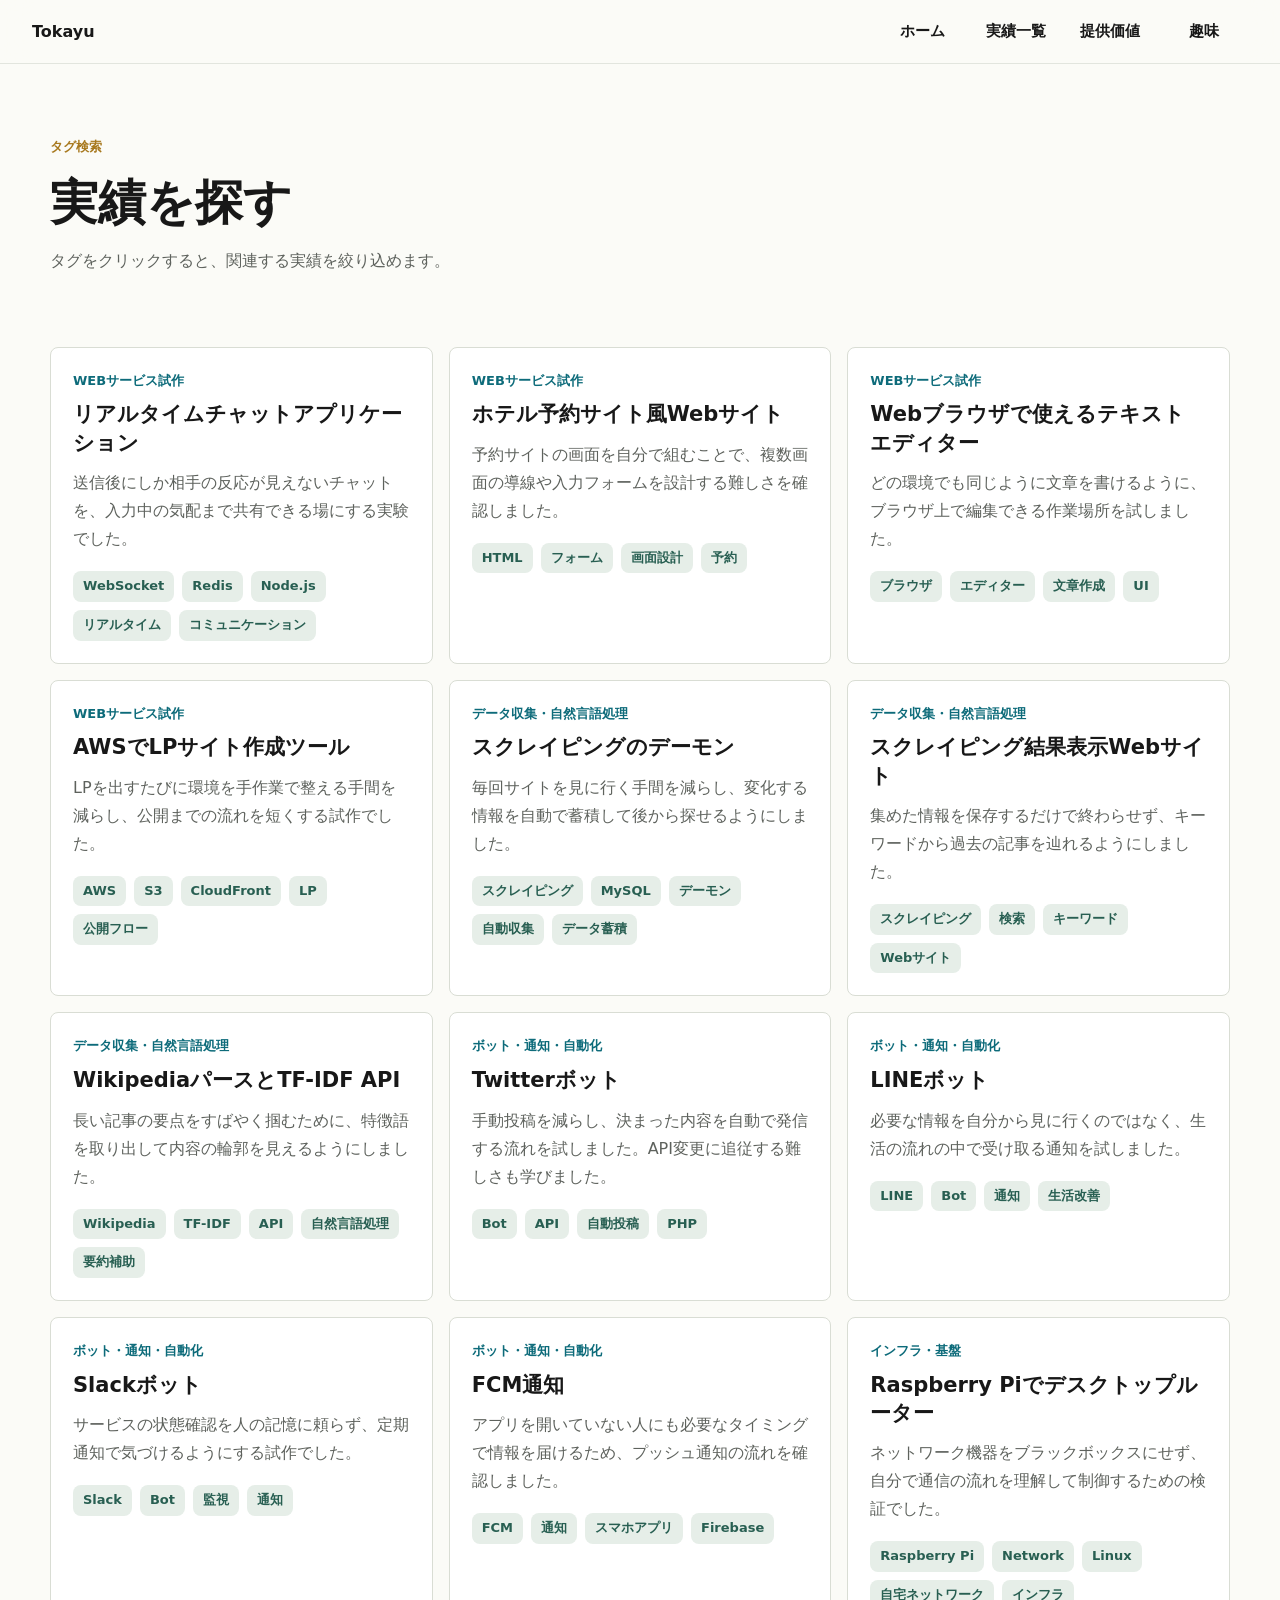
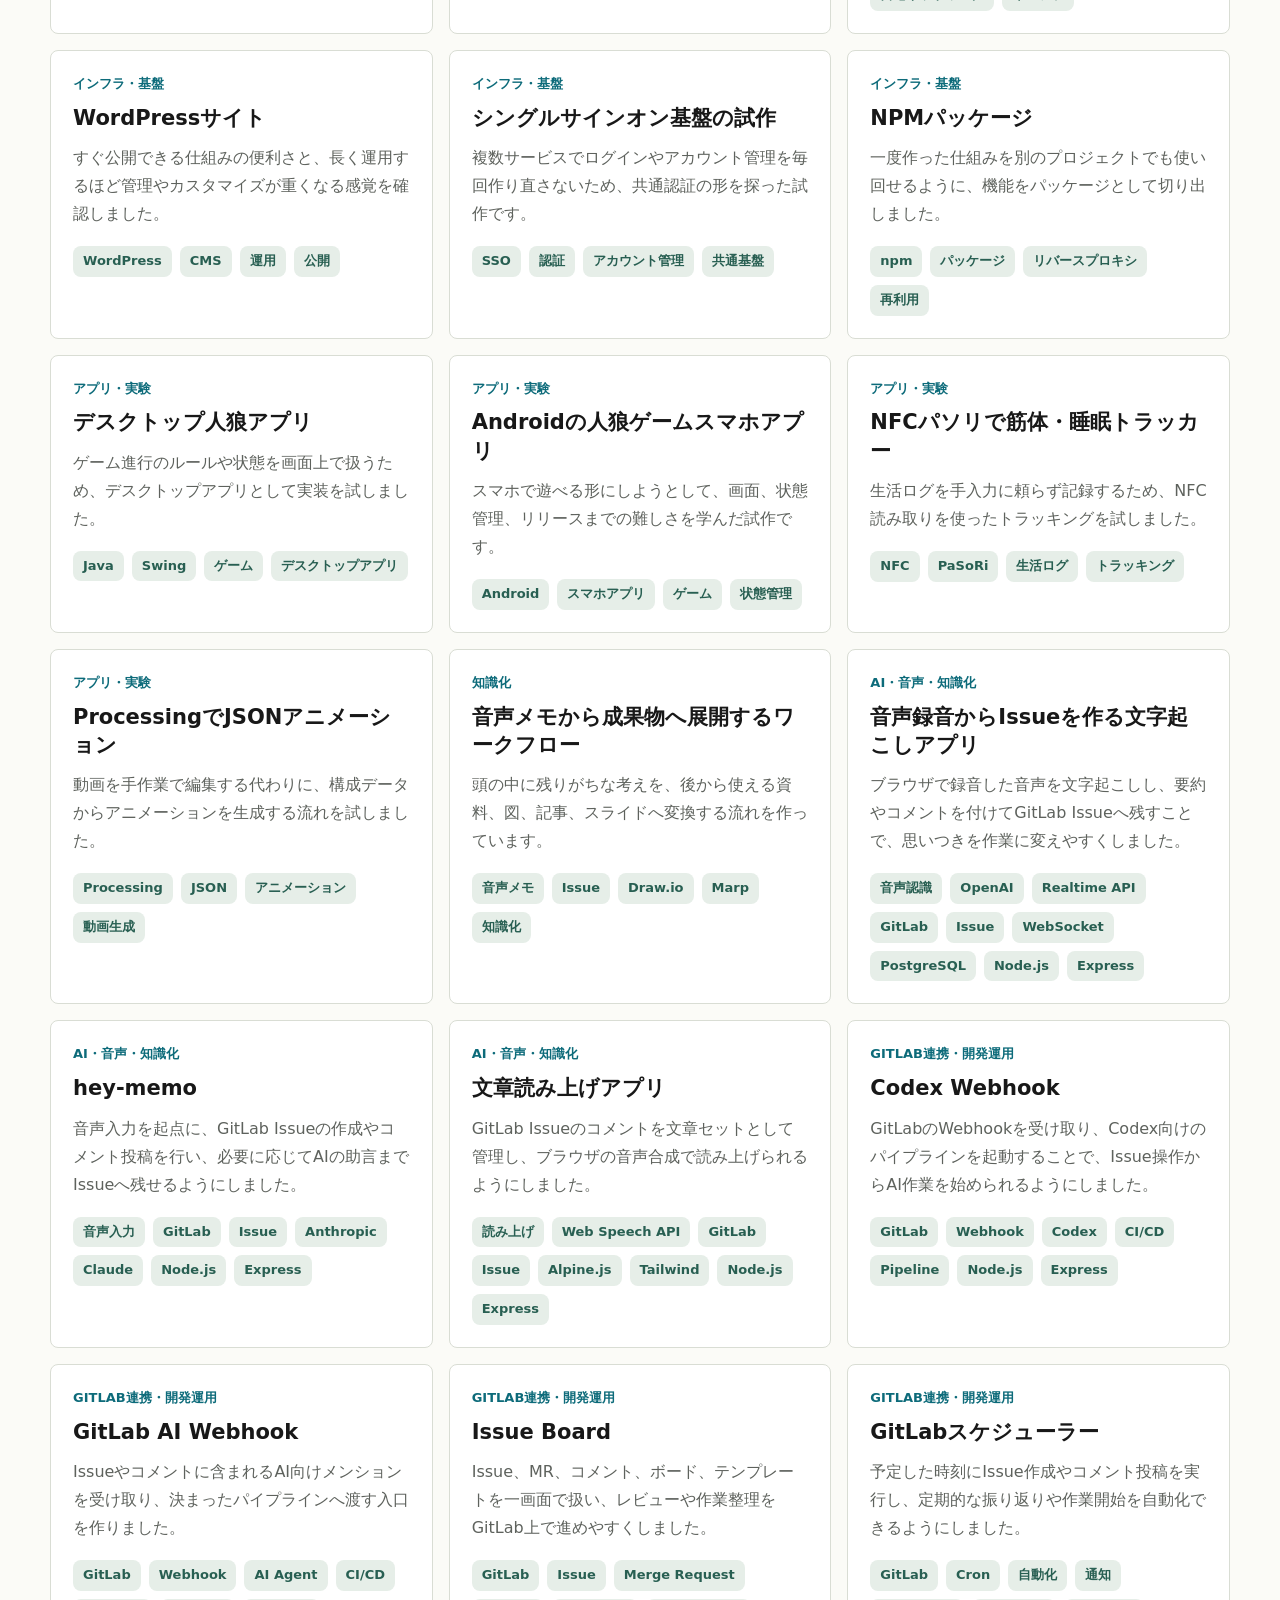
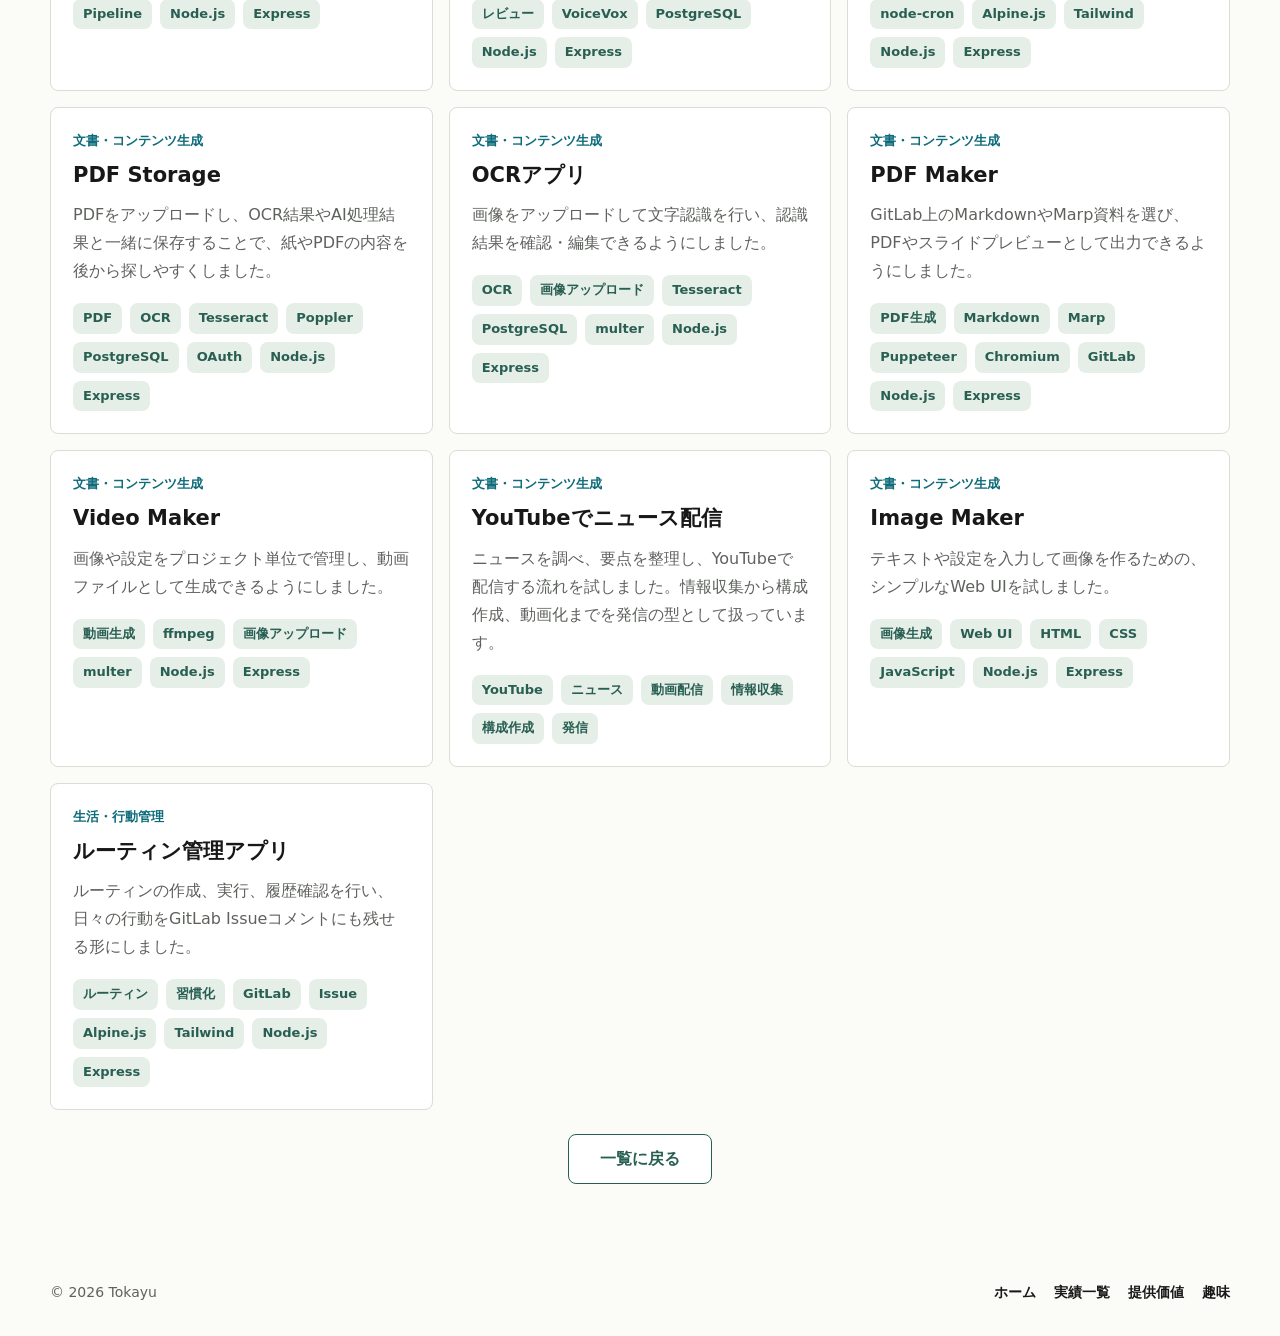
<file: search.html>
<!doctype html>
<html lang="ja">
  <head>
    <meta charset="utf-8">
    <meta name="viewport" content="width=device-width, initial-scale=1">
    <title>実績を探す | Tokayu</title>
    <meta name="description" content="タグから関連する実績を探すページ。">
    <link rel="stylesheet" href="./styles.css">
  </head>
  <body>
    <header class="site-header">
      <a class="brand" href="./index.html">Tokayu</a>
      <nav class="nav" aria-label="主要ナビゲーション">
        <a href="./index.html">ホーム</a>
        <a href="./works.html">実績一覧</a>
        <a href="./value.html">提供価値</a>
        <a href="./hobbies.html">趣味</a>
      </nav>
    </header>

    <main>
      <section class="page-hero">
        <p class="eyebrow">タグ検索</p>
        <h1 data-search-title>実績を探す</h1>
        <p data-search-lead>タグをクリックすると、関連する実績を絞り込めます。</p>
      </section>

      <section class="section works-catalog">
        <div class="works-grid" data-search-results></div>
        <div class="section-actions">
          <a class="button tertiary" href="./works.html">一覧に戻る</a>
        </div>
      </section>
    </main>

    <footer class="site-footer">
      <span>© 2026 Tokayu</span>
      <nav class="footer-nav" aria-label="フッターナビゲーション">
        <a href="./index.html">ホーム</a>
        <a href="./works.html">実績一覧</a>
        <a href="./value.html">提供価値</a>
        <a href="./hobbies.html">趣味</a>
      </nav>
    </footer>

    <script src="./data.js"></script>
    <script src="./app.js"></script>
  </body>
</html>
</file>
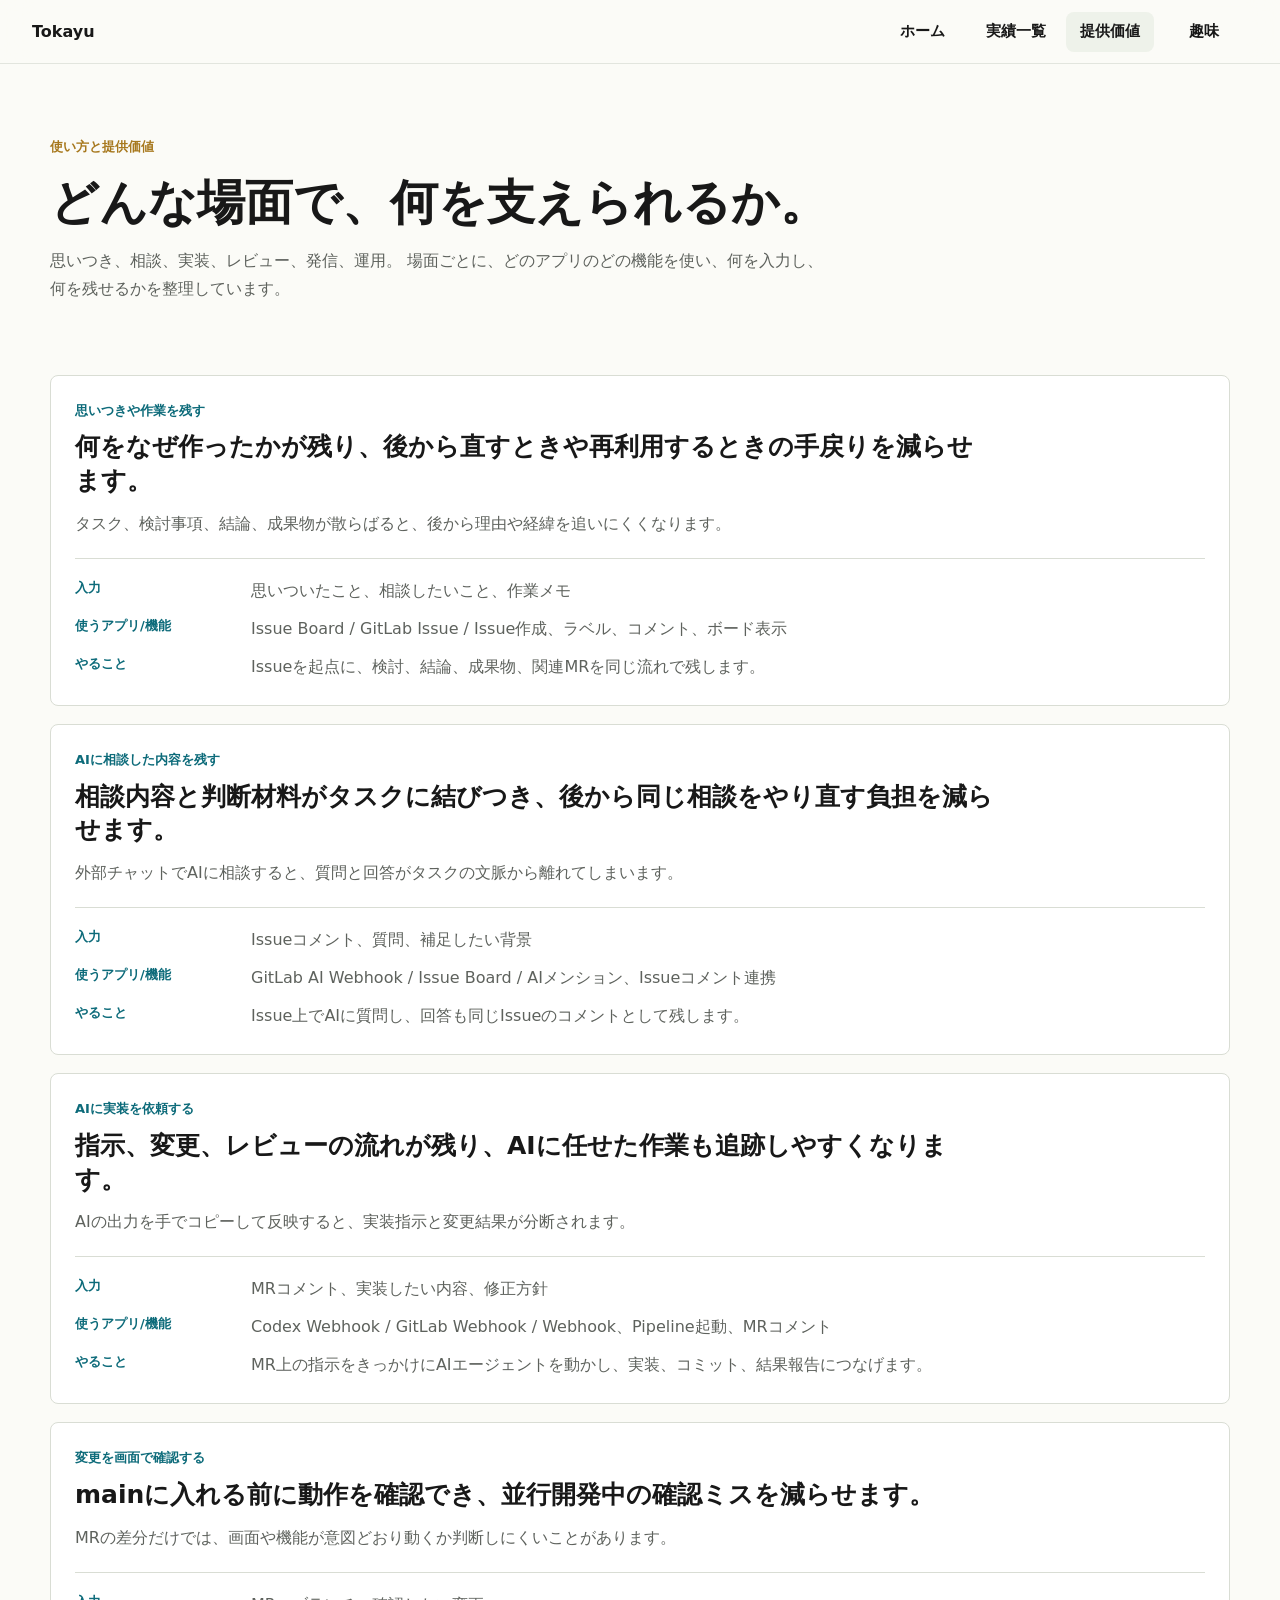
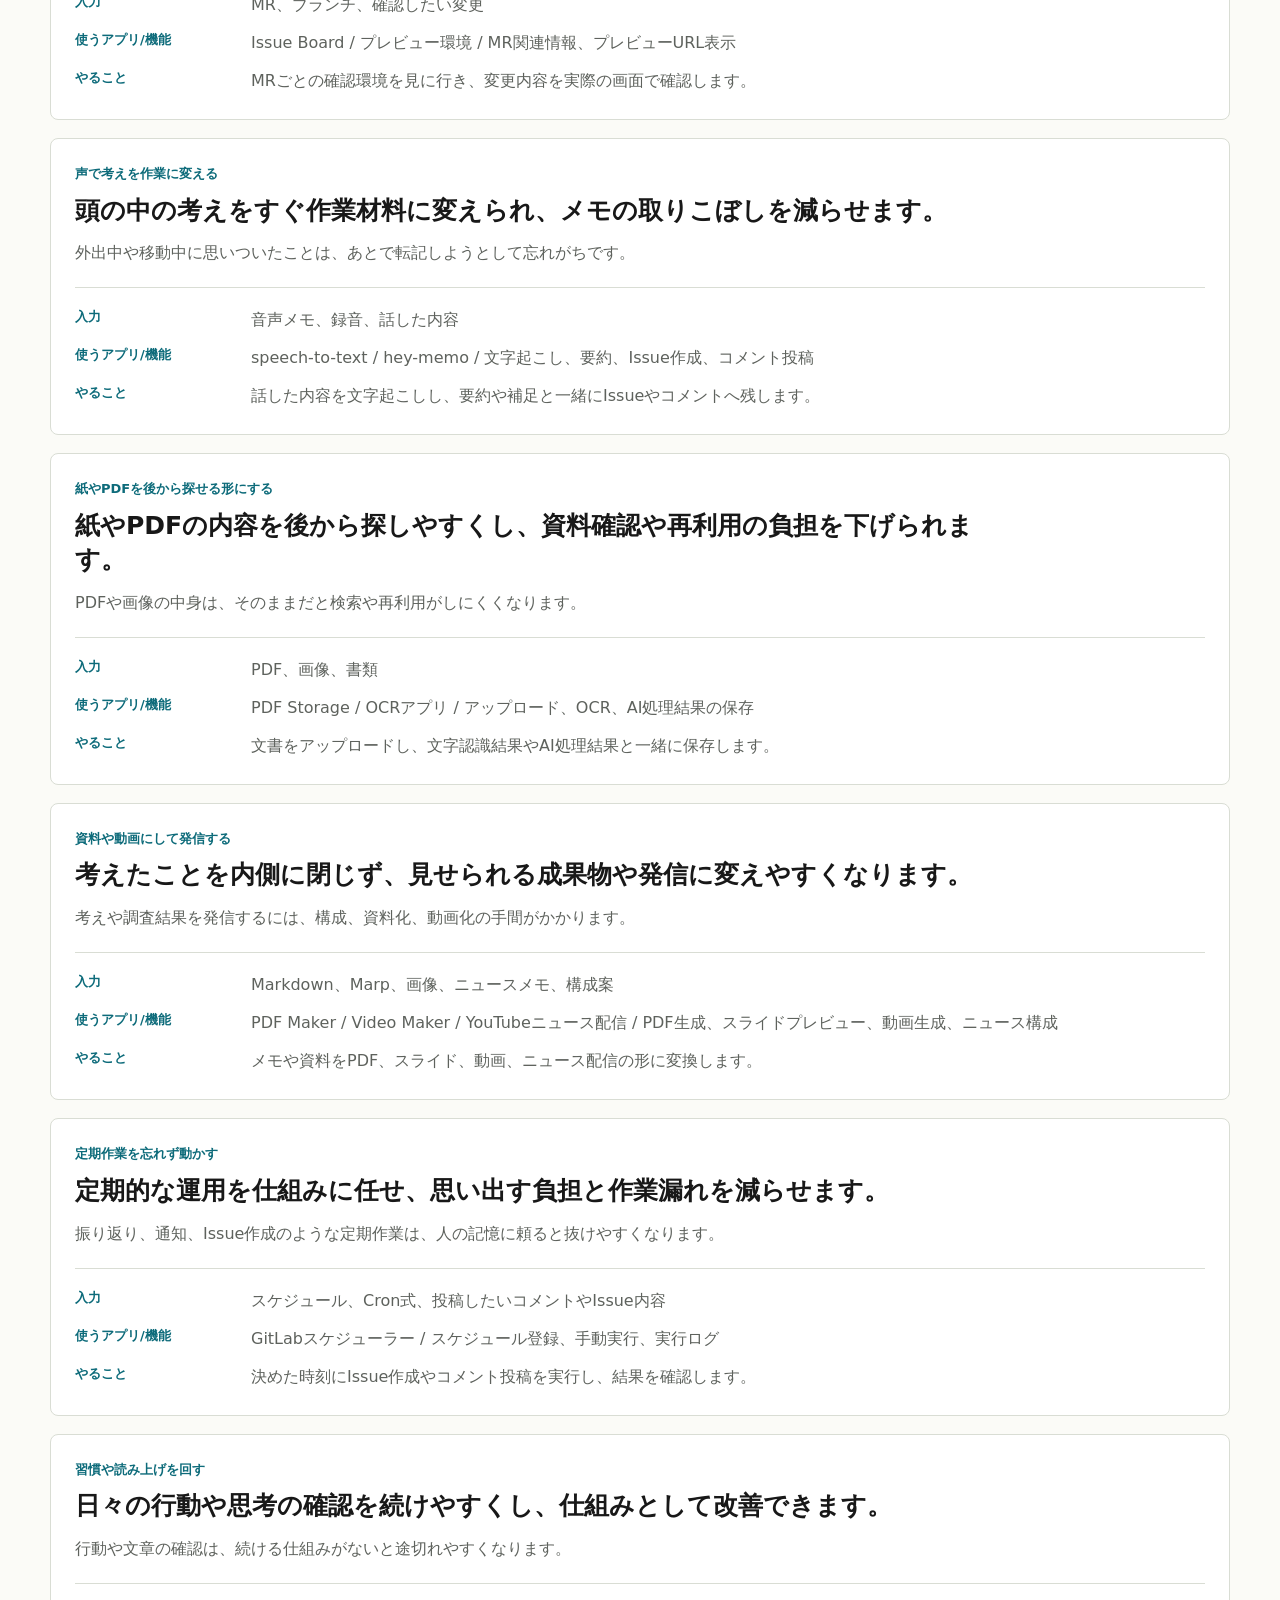
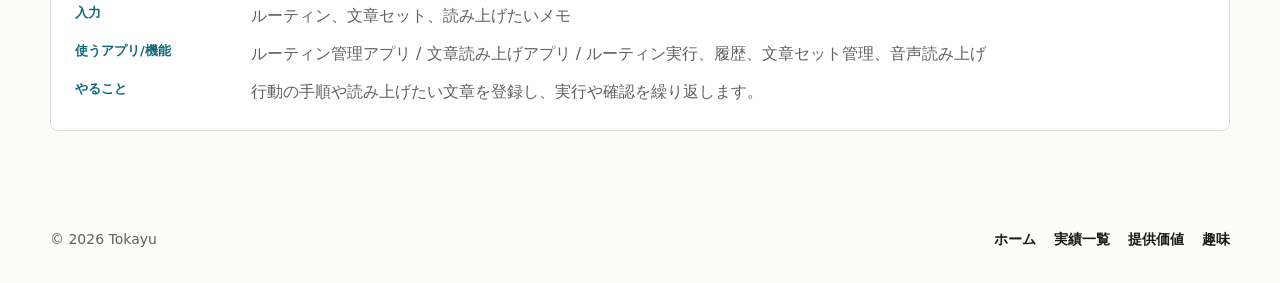
<file: value.html>
<!doctype html>
<html lang="ja">
  <head>
    <meta charset="utf-8">
    <meta name="viewport" content="width=device-width, initial-scale=1">
    <title>使い方と提供価値 | Tokayu</title>
    <meta
      name="description"
      content="どんな場面で、どのアプリのどの機能を使い、何を支えられるか。Tokayuの作業基盤の使い方と提供価値。"
    >
    <link rel="stylesheet" href="./styles.css">
  </head>
  <body>
    <header class="site-header">
      <a class="brand" href="./index.html">Tokayu</a>
      <nav class="nav" aria-label="主要ナビゲーション">
        <a href="./index.html">ホーム</a>
        <a href="./works.html">実績一覧</a>
        <a href="./value.html" aria-current="page">提供価値</a>
        <a href="./hobbies.html">趣味</a>
      </nav>
    </header>

    <main>
      <section class="page-hero">
        <p class="eyebrow">使い方と提供価値</p>
        <h1>どんな場面で、何を支えられるか。</h1>
        <p>
          思いつき、相談、実装、レビュー、発信、運用。
          場面ごとに、どのアプリのどの機能を使い、何を入力し、何を残せるかを整理しています。
        </p>
      </section>

      <section class="section usecase-section">
        <div class="usecase-grid" data-usecases></div>
      </section>
    </main>

    <footer class="site-footer">
      <span>© 2026 Tokayu</span>
      <nav class="footer-nav" aria-label="フッターナビゲーション">
        <a href="./index.html">ホーム</a>
        <a href="./works.html">実績一覧</a>
        <a href="./value.html" aria-current="page">提供価値</a>
        <a href="./hobbies.html">趣味</a>
      </nav>
    </footer>
    <script src="./data.js"></script>
    <script src="./app.js"></script>
  </body>
</html>
</file>
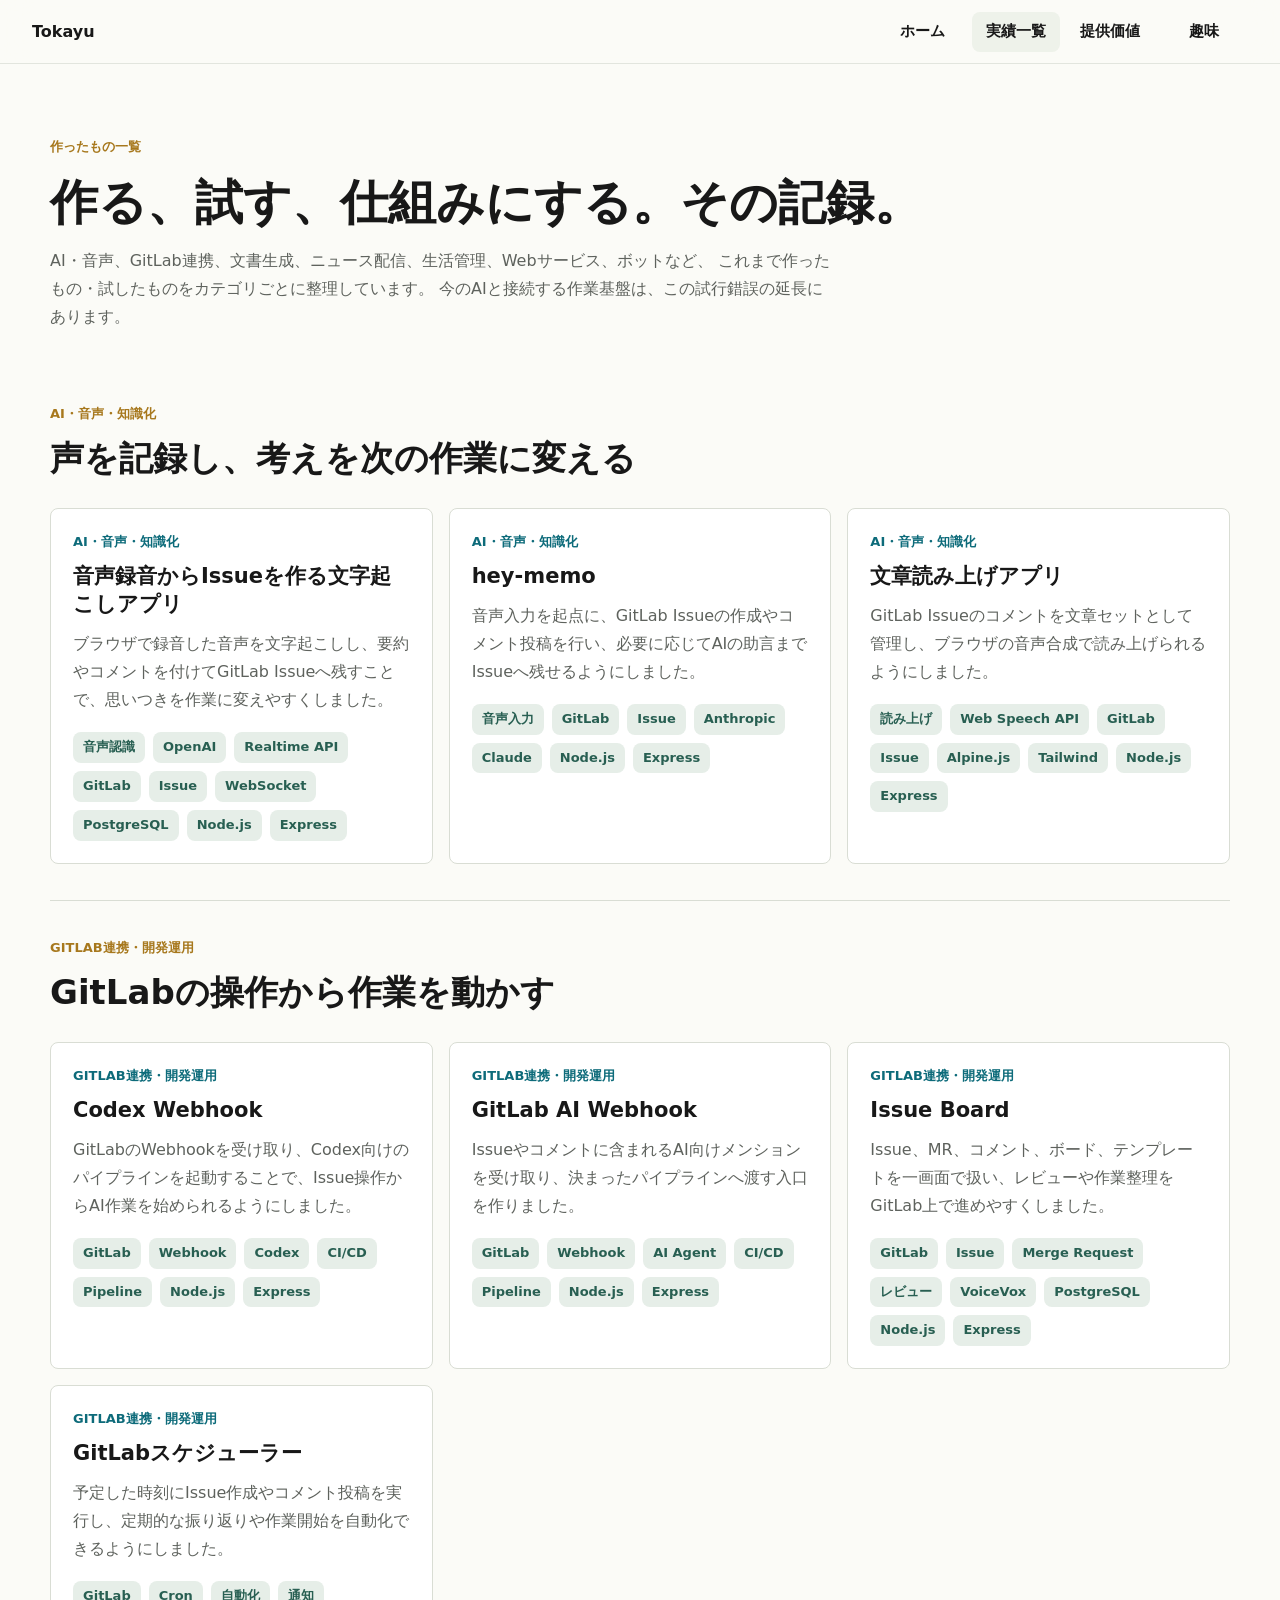
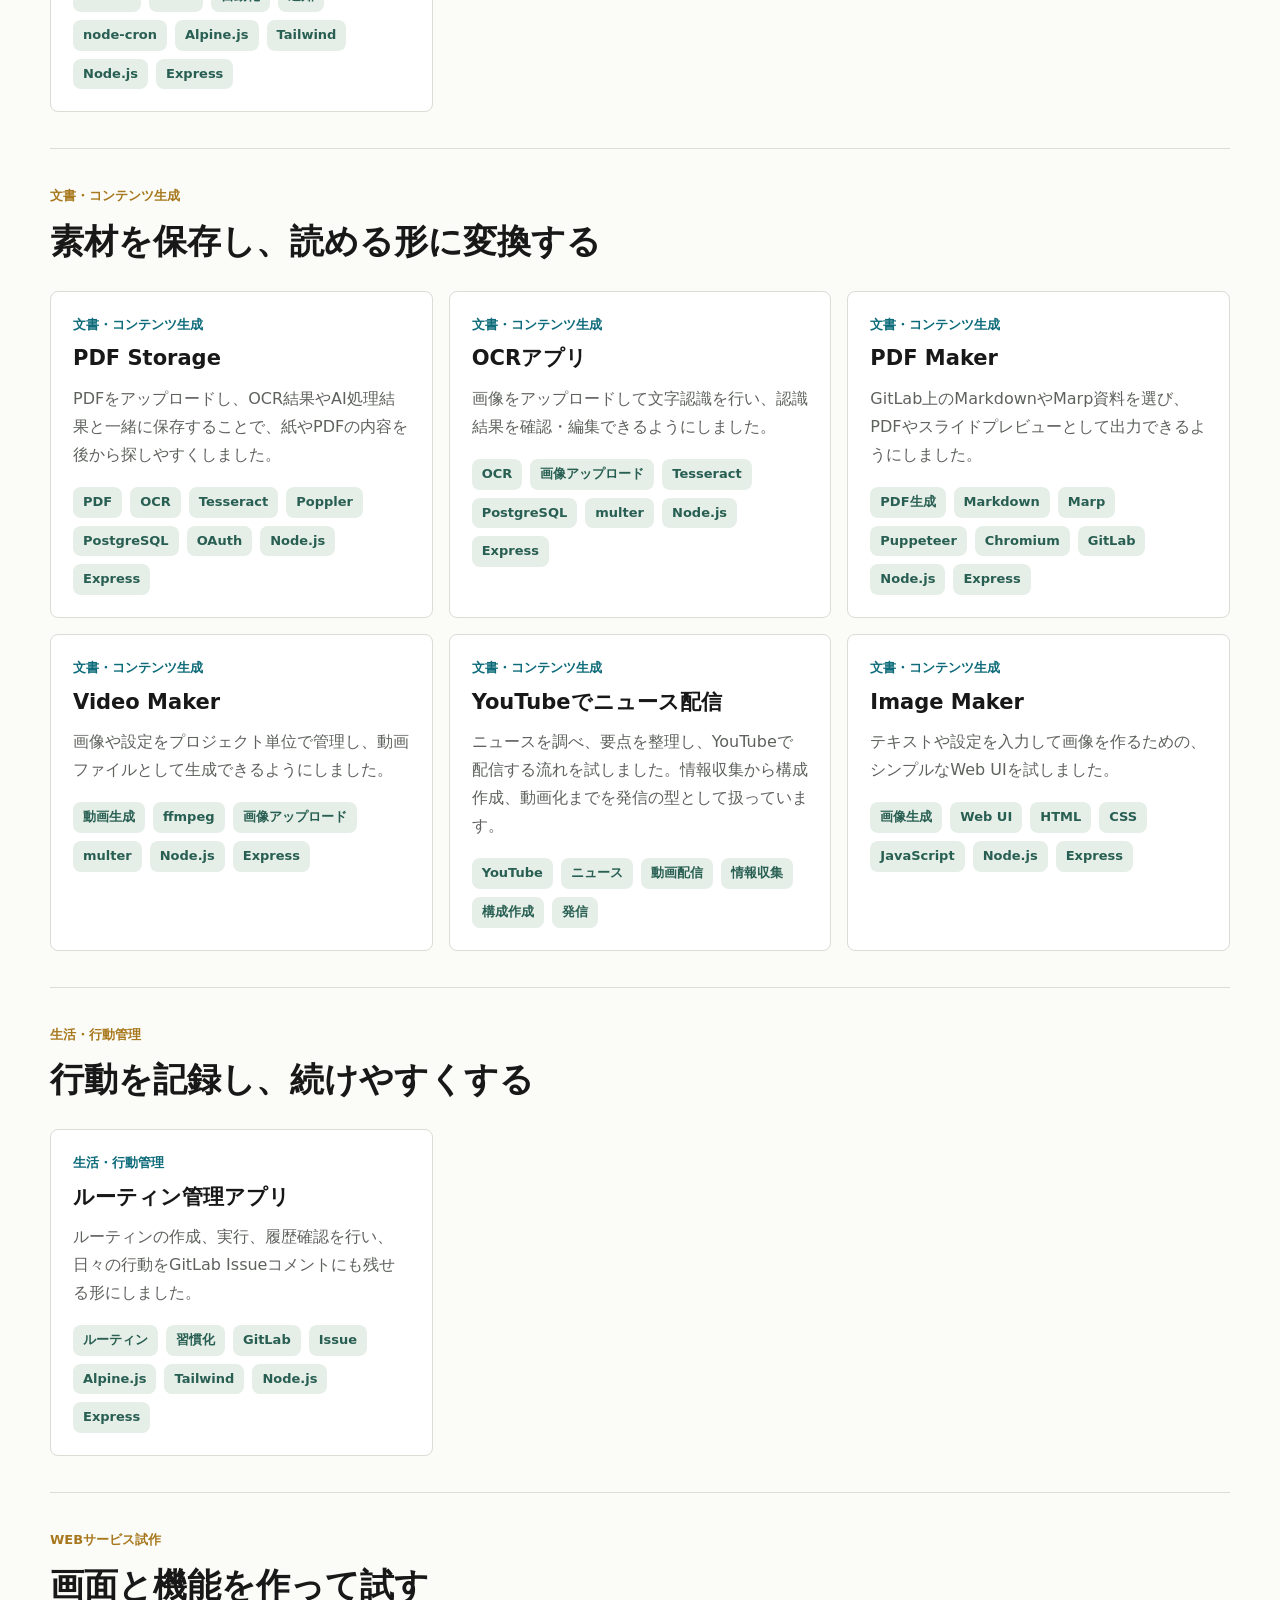
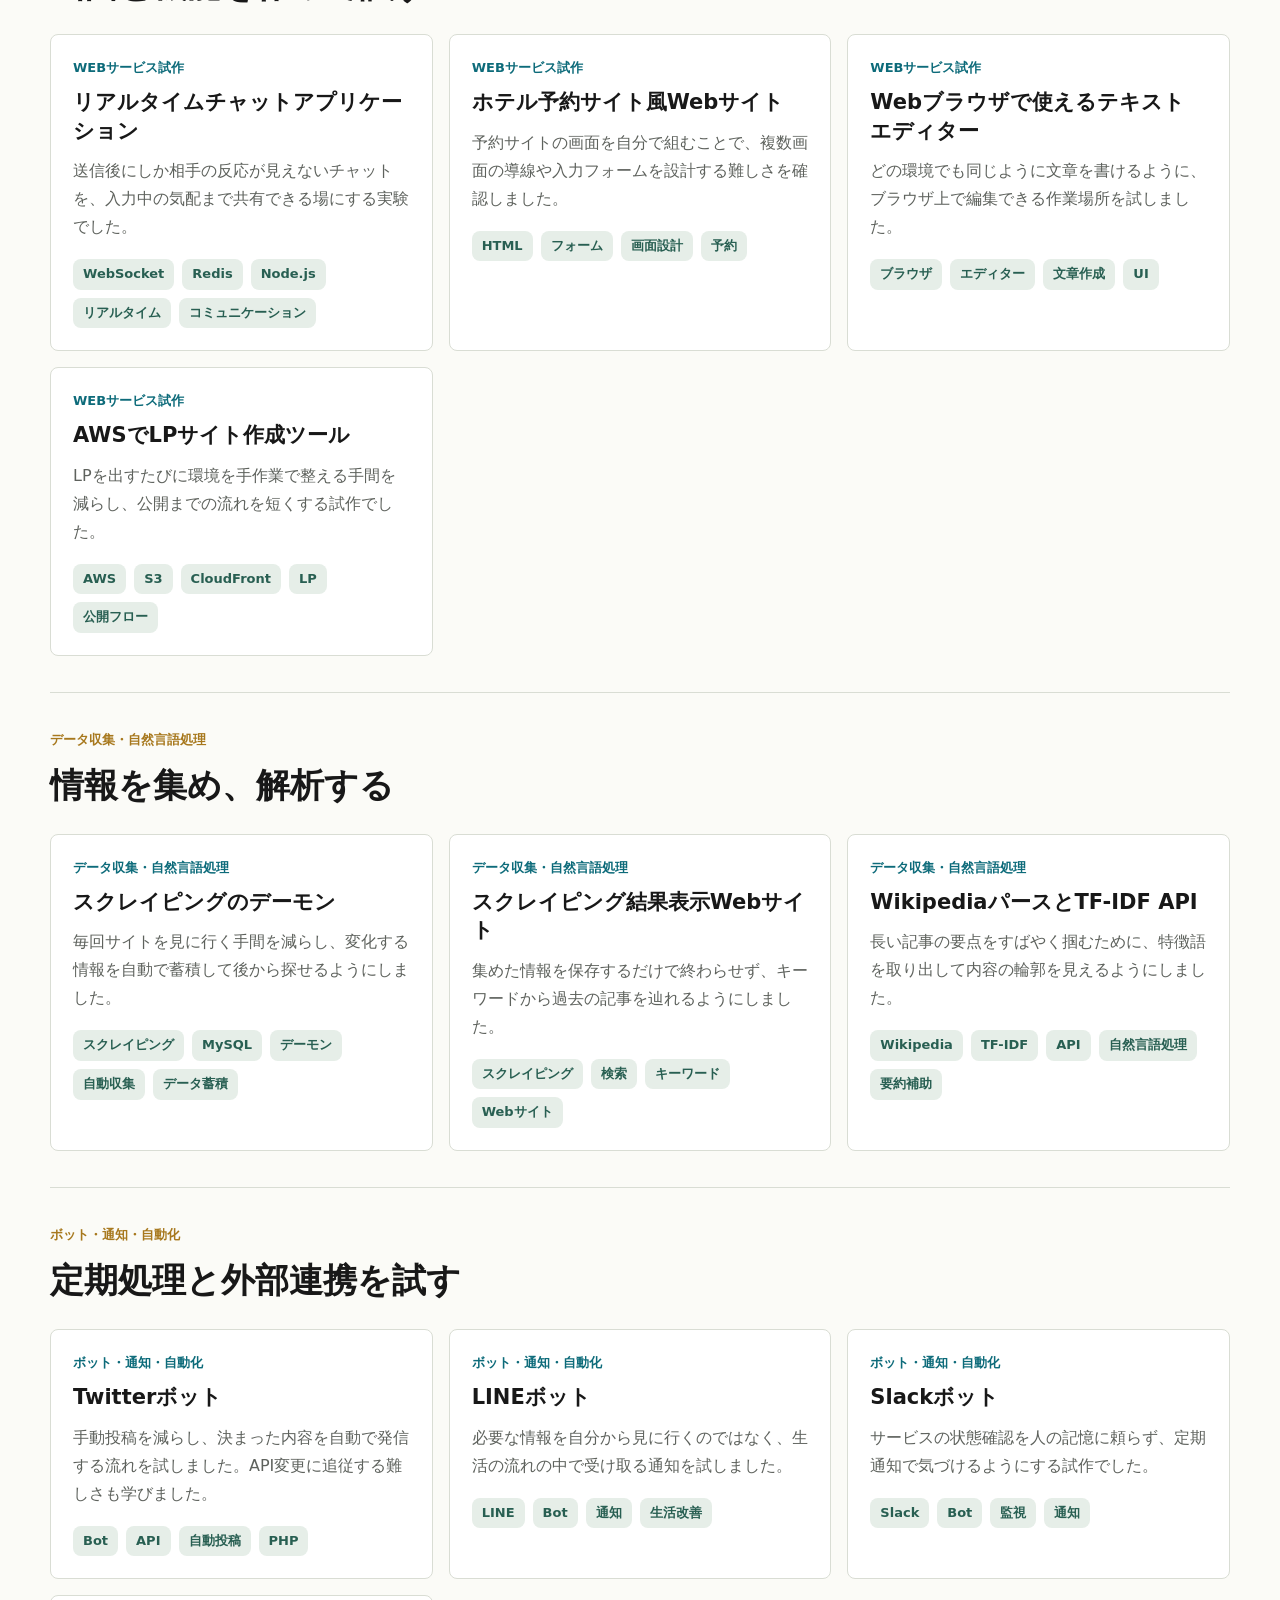
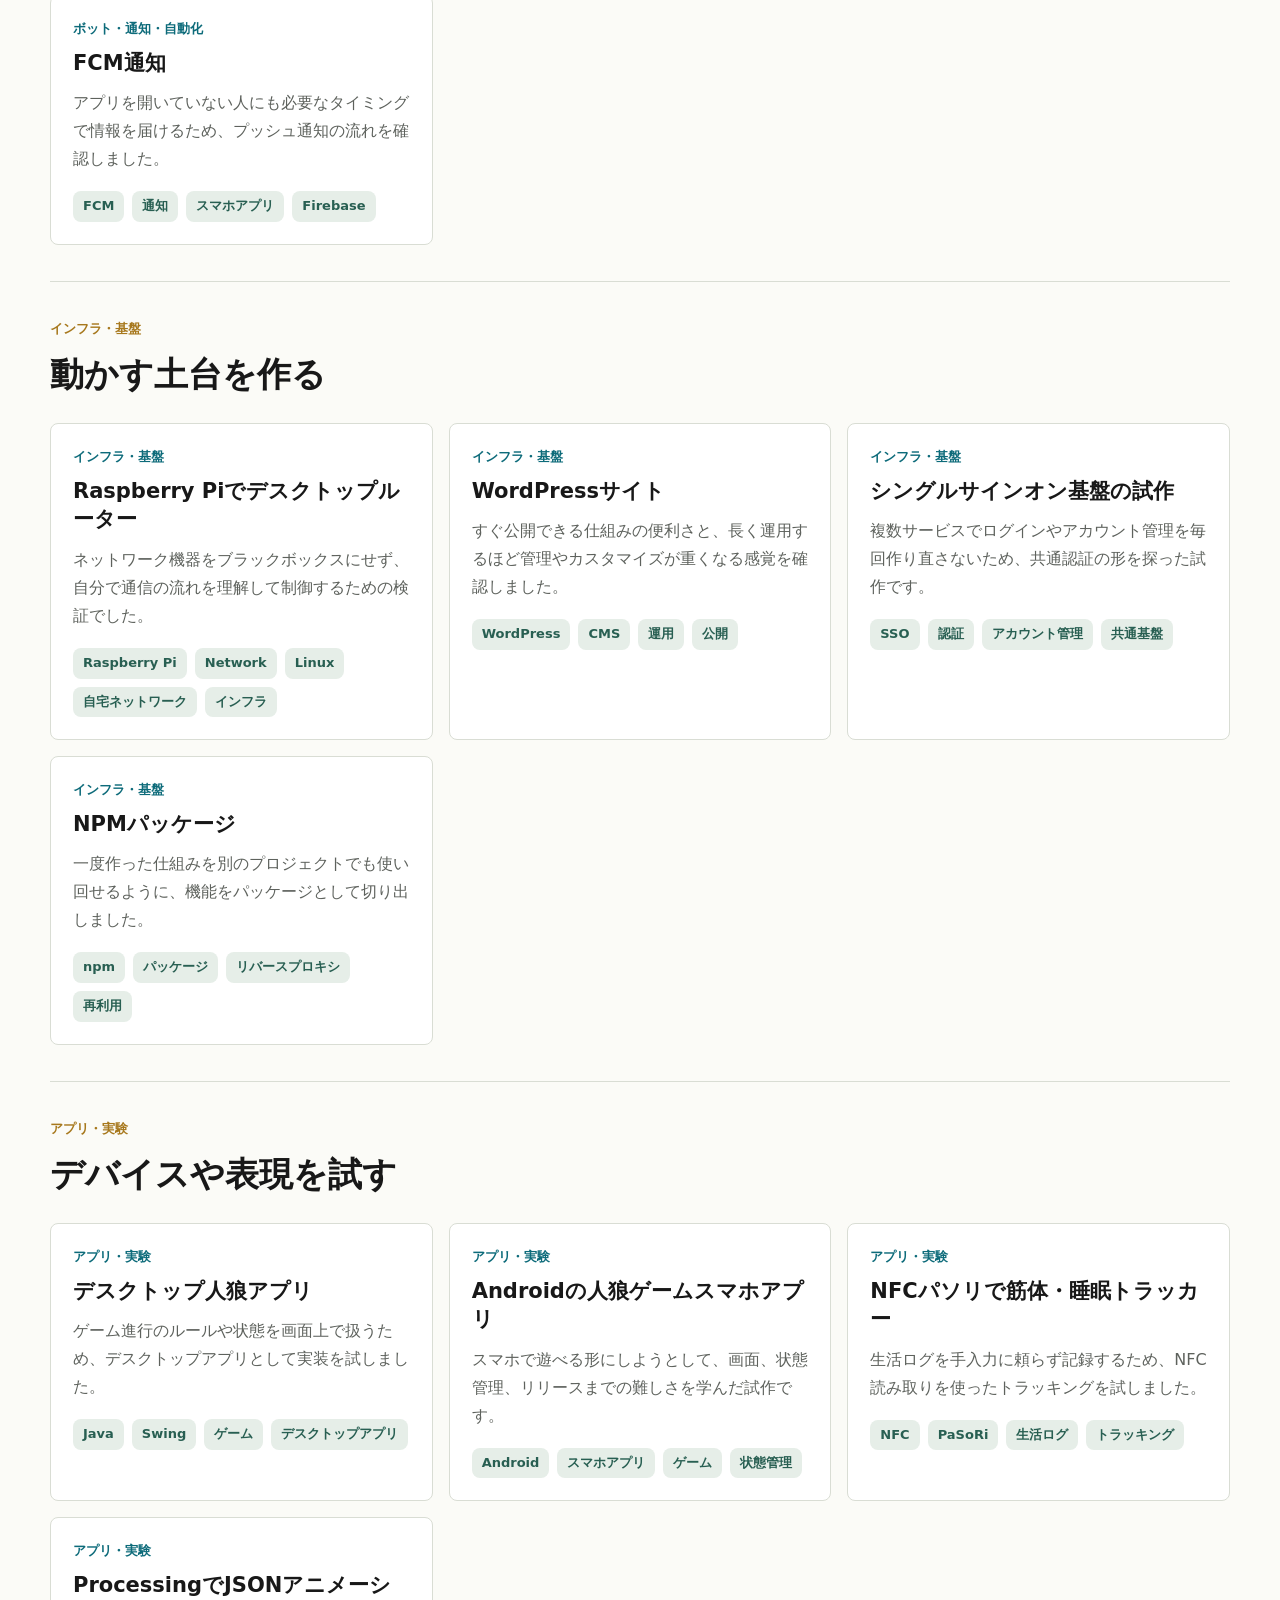
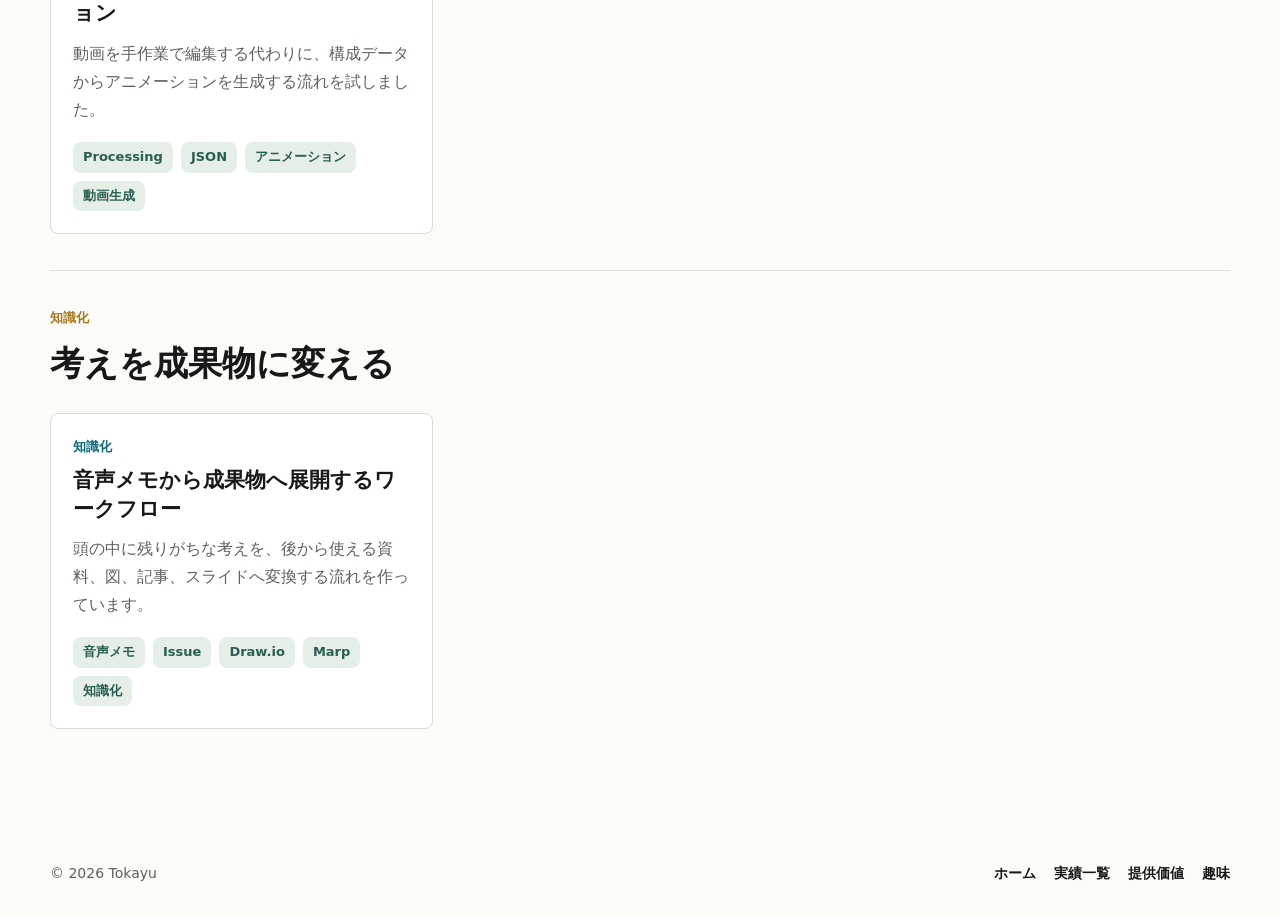
<file: works.html>
<!doctype html>
<html lang="ja">
  <head>
    <meta charset="utf-8">
    <meta name="viewport" content="width=device-width, initial-scale=1">
    <title>作ったもの一覧 | Tokayu</title>
    <meta
      name="description"
      content="AI・音声、GitLab連携、文書生成、ニュース配信、生活管理、Webサービス、データ収集、ボットなど、これまで作ったもの・試したものの一覧。"
    >
    <link rel="stylesheet" href="./styles.css">
  </head>
  <body>
    <header class="site-header">
      <a class="brand" href="./index.html">Tokayu</a>
      <nav class="nav" aria-label="主要ナビゲーション">
        <a href="./index.html">ホーム</a>
        <a href="./works.html" aria-current="page">実績一覧</a>
        <a href="./value.html">提供価値</a>
        <a href="./hobbies.html">趣味</a>
      </nav>
    </header>

    <main>
      <section class="page-hero">
        <p class="eyebrow">作ったもの一覧</p>
        <h1>作る、試す、仕組みにする。その記録。</h1>
        <p>
          AI・音声、GitLab連携、文書生成、ニュース配信、生活管理、Webサービス、ボットなど、
          これまで作ったもの・試したものをカテゴリごとに整理しています。
          今のAIと接続する作業基盤は、この試行錯誤の延長にあります。
        </p>
      </section>

      <section class="section works-catalog" data-works-catalog></section>
    </main>

    <footer class="site-footer">
      <span>© 2026 Tokayu</span>
      <nav class="footer-nav" aria-label="フッターナビゲーション">
        <a href="./index.html">ホーム</a>
        <a href="./works.html" aria-current="page">実績一覧</a>
        <a href="./value.html">提供価値</a>
        <a href="./hobbies.html">趣味</a>
      </nav>
    </footer>
    <script src="./data.js"></script>
    <script src="./app.js"></script>
  </body>
</html>
</file>
<file: styles.css>
:root {
  color-scheme: light;
  --anchor-offset: 112px;
  --ink: #181818;
  --muted: #5e625d;
  --line: #d9ddd4;
  --paper: #fbfbf7;
  --soft: #eef2ea;
  --green: #285f52;
  --teal: #0d6b7a;
  --coral: #ba4d35;
  --gold: #a7781d;
  --white: #ffffff;
  --shadow: 0 18px 48px rgba(24, 24, 24, 0.12);
}

* {
  box-sizing: border-box;
}

html {
  scroll-behavior: smooth;
  scroll-padding-top: var(--anchor-offset);
}

main section[id] {
  scroll-margin-top: var(--anchor-offset);
}

body {
  margin: 0;
  color: var(--ink);
  background: var(--paper);
  font-family:
    "Hiragino Kaku Gothic ProN",
    "Yu Gothic",
    "Noto Sans JP",
    system-ui,
    sans-serif;
  font-size: 16px;
  line-height: 1.75;
}

img {
  display: block;
  max-width: 100%;
}

a {
  color: inherit;
  text-decoration: none;
}

a:focus-visible,
button:focus-visible {
  outline: 3px solid rgba(13, 107, 122, 0.35);
  outline-offset: 4px;
}

.site-header {
  position: sticky;
  top: 0;
  z-index: 10;
  display: flex;
  align-items: center;
  justify-content: space-between;
  min-height: 64px;
  padding: 0 32px;
  border-bottom: 1px solid rgba(217, 221, 212, 0.72);
  background: rgba(251, 251, 247, 0.9);
  backdrop-filter: blur(16px);
}

.brand {
  font-weight: 800;
}

.nav {
  display: flex;
  flex-wrap: wrap;
  gap: 6px;
  align-items: center;
  justify-content: flex-end;
}

.nav a {
  min-width: 88px;
  min-height: 40px;
  display: inline-flex;
  align-items: center;
  justify-content: center;
  padding: 0 14px;
  border-radius: 8px;
  color: var(--ink);
  font-size: 15px;
  font-weight: 850;
}

.nav a:hover {
  color: var(--ink);
  background: var(--soft);
}

.nav a[aria-current="page"] {
  color: var(--ink);
  background: var(--soft);
}

.hero {
  min-height: 78vh;
  display: grid;
  align-items: end;
  padding: 112px 32px 80px;
  color: var(--white);
  background-image:
    linear-gradient(90deg, rgba(24, 24, 24, 0.94), rgba(24, 24, 24, 0.68) 48%, rgba(24, 24, 24, 0.36)),
    url("./assets/platform-overview.svg");
  background-size: cover;
  background-position: center;
  border-bottom: 1px solid var(--line);
}

.hero-inner {
  width: min(980px, 100%);
  text-shadow: 0 2px 18px rgba(0, 0, 0, 0.45);
}

.eyebrow {
  margin: 0 0 12px;
  color: var(--gold);
  font-size: 13px;
  font-weight: 800;
  text-transform: uppercase;
}

.hero .eyebrow {
  color: #f1c15b;
}

h1,
h2,
h3,
p {
  overflow-wrap: anywhere;
}

h1 {
  margin: 0;
  max-width: 980px;
  font-size: 56px;
  line-height: 1.04;
  letter-spacing: 0;
}

h2 {
  margin: 0;
  font-size: 34px;
  line-height: 1.25;
  letter-spacing: 0;
}

h3 {
  margin: 0;
  font-size: 21px;
  line-height: 1.35;
  letter-spacing: 0;
}

.lead {
  max-width: 740px;
  margin: 24px 0 0;
  font-size: 20px;
  line-height: 1.8;
}

.hero-actions {
  display: flex;
  flex-wrap: wrap;
  gap: 12px;
  margin-top: 32px;
}

.button {
  min-width: 144px;
  min-height: 46px;
  display: inline-flex;
  align-items: center;
  justify-content: center;
  padding: 10px 18px;
  border: 1px solid transparent;
  border-radius: 8px;
  font-weight: 800;
}

.button.primary {
  color: var(--white);
  background: var(--coral);
}

.button.primary:hover {
  background: #9f3f2b;
}

.button.secondary {
  color: var(--white);
  border-color: rgba(255, 255, 255, 0.6);
  background: rgba(255, 255, 255, 0.08);
}

.button.secondary:hover {
  background: rgba(255, 255, 255, 0.18);
}

.button.tertiary {
  color: var(--green);
  border-color: var(--green);
  background: var(--white);
}

.button.tertiary:hover {
  color: var(--white);
  background: var(--green);
}

.section {
  width: min(1180px, calc(100% - 64px));
  margin: 56px auto 0;
  padding: 24px 0 64px;
}

.section.band {
  width: 100%;
  margin-top: 24px;
  padding: 72px max(32px, calc((100% - 1180px) / 2)) 80px;
  background: var(--soft);
  border-top: 1px solid var(--line);
  border-bottom: 1px solid var(--line);
}

.section-heading {
  max-width: 760px;
  margin-bottom: 32px;
}

.section-heading p:not(.eyebrow) {
  margin: 14px 0 0;
  color: var(--muted);
}

.section-heading.compact {
  margin-bottom: 28px;
}

.project-grid {
  display: grid;
  grid-template-columns: repeat(2, minmax(0, 1fr));
  gap: 20px;
}

.story-grid {
  display: grid;
  grid-template-columns: repeat(3, minmax(0, 1fr));
  gap: 16px;
}

.story-card {
  min-height: 260px;
  padding: 24px;
  border: 1px solid var(--line);
  border-radius: 8px;
  background: var(--white);
}

.story-card p:not(.project-kicker) {
  margin: 14px 0 0;
  color: var(--muted);
}

.stats-section {
  padding-top: 10px;
}

.stats-grid {
  display: grid;
  grid-template-columns: repeat(3, minmax(0, 1fr));
  gap: 16px;
  margin-top: 28px;
}

.stat-card {
  min-height: 230px;
  padding: 24px;
  border: 1px solid var(--line);
  border-radius: 8px;
  background: var(--white);
}

.stat-number {
  margin: 0 0 14px;
  color: var(--green);
  font-family: Georgia, "Times New Roman", serif;
  font-size: 58px;
  font-weight: 800;
  line-height: 0.95;
}

.stat-card h3 {
  margin-bottom: 10px;
}

.stat-card p:not(.stat-number) {
  margin: 0;
  color: var(--muted);
}

.thinking-grid {
  display: grid;
  grid-template-columns: repeat(3, minmax(0, 1fr));
  gap: 16px;
}

.thinking-card {
  min-height: 210px;
  padding: 22px;
  border: 1px solid var(--line);
  border-radius: 8px;
  background: var(--white);
}

.thinking-card p:not(.project-kicker) {
  margin: 12px 0 0;
  color: var(--muted);
}

.principle-panel {
  margin-top: 20px;
  padding: 32px;
  display: grid;
  grid-template-columns: minmax(0, 0.9fr) minmax(0, 1.1fr);
  gap: 24px;
  align-items: center;
  color: var(--white);
  border-radius: 8px;
  background: var(--green);
}

.principle-panel .eyebrow {
  color: #f1c15b;
}

.principle-panel p:not(.eyebrow) {
  margin: 0;
  color: rgba(255, 255, 255, 0.82);
}

.reason-table {
  overflow: hidden;
  border: 1px solid var(--line);
  border-radius: 8px;
  background: var(--white);
}

.reason-row {
  display: grid;
  grid-template-columns: minmax(0, 1.1fr) minmax(0, 1.05fr) minmax(0, 0.78fr) minmax(0, 1.15fr);
  border-top: 1px solid var(--line);
}

.reason-row:first-child {
  border-top: 0;
}

.reason-row > div {
  min-width: 0;
  padding: 16px 18px;
  border-left: 1px solid var(--line);
  overflow-wrap: anywhere;
}

.reason-row > div:first-child {
  border-left: 0;
}

.reason-head {
  color: var(--white);
  background: var(--teal);
  font-weight: 900;
}

.tech-grid {
  margin-top: 24px;
}

.roadmap-list {
  display: grid;
  grid-template-columns: repeat(2, minmax(0, 1fr));
  gap: 14px;
  margin: 0;
  padding: 0;
  list-style: none;
  counter-reset: none;
}

.roadmap-list li {
  min-height: 120px;
  padding: 20px;
  display: grid;
  grid-template-columns: 44px minmax(0, 1fr);
  gap: 14px;
  align-items: start;
  border: 1px solid var(--line);
  border-radius: 8px;
  background: var(--white);
}

.roadmap-list span {
  width: 44px;
  height: 44px;
  display: inline-flex;
  align-items: center;
  justify-content: center;
  color: var(--white);
  border-radius: 8px;
  background: var(--coral);
  font-size: 13px;
  font-weight: 900;
}

.roadmap-list p {
  margin: 0;
  color: var(--muted);
  font-weight: 700;
}

.conversation-section {
  margin-top: 0;
}

.conversation-grid {
  display: grid;
  grid-template-columns: repeat(3, minmax(0, 1fr));
  gap: 16px;
}

.works-grid {
  display: grid;
  grid-template-columns: repeat(3, minmax(0, 1fr));
  gap: 16px;
}

.work-card {
  min-height: 220px;
  padding: 22px;
  border: 1px solid var(--line);
  border-radius: 8px;
  background: var(--white);
}

.work-card p:not(.project-kicker) {
  margin: 12px 0 0;
  color: var(--muted);
}

.usecase-section {
  margin-top: 0;
}

.usecase-grid {
  display: grid;
  gap: 18px;
}

.usecase-card {
  min-width: 0;
  padding: 24px;
  border: 1px solid var(--line);
  border-radius: 8px;
  background: var(--white);
}

.usecase-card h2 {
  max-width: 920px;
  font-size: 25px;
  line-height: 1.35;
}

.usecase-problem {
  max-width: 940px;
  margin: 12px 0 0;
  color: var(--muted);
}

.usecase-detail {
  display: grid;
  grid-template-columns: 160px minmax(0, 1fr);
  gap: 10px 16px;
  margin: 20px 0 0;
  padding-top: 18px;
  border-top: 1px solid var(--line);
}

.usecase-detail dt {
  color: var(--teal);
  font-size: 13px;
  font-weight: 900;
}

.usecase-detail dd {
  min-width: 0;
  margin: 0;
  color: var(--muted);
  overflow-wrap: anywhere;
}

.section-actions {
  margin-top: 24px;
  display: flex;
  justify-content: center;
}

.page-hero {
  width: min(1180px, calc(100% - 64px));
  margin: 0 auto;
  padding: 72px 0 48px;
}

.page-hero h1 {
  margin-top: 18px;
  color: var(--ink);
  font-size: 48px;
  line-height: 1.08;
}

.page-hero h2 {
  max-width: 920px;
  margin-top: 28px;
  color: var(--ink);
}

.page-hero p:not(.eyebrow) {
  max-width: 780px;
  margin: 18px 0 0;
  color: var(--muted);
}

.breadcrumb {
  display: flex;
  flex-wrap: wrap;
  gap: 8px;
  align-items: center;
  color: var(--muted);
  font-size: 13px;
  font-weight: 850;
}

.breadcrumb a {
  color: var(--teal);
  text-decoration: underline;
  text-decoration-thickness: 1px;
  text-underline-offset: 4px;
}

.breadcrumb span {
  color: var(--ink);
}

.breadcrumb a::after {
  content: "/";
  margin-left: 8px;
  color: var(--muted);
  text-decoration: none;
  display: inline-block;
}

.works-catalog {
  margin-top: 0;
}

.resource-section {
  margin-top: 0;
}

.resource-group {
  padding: 40px 0;
  border-top: 1px solid var(--line);
}

.resource-group:first-child {
  padding-top: 0;
  border-top: 0;
}

.resource-heading {
  max-width: 820px;
  margin-bottom: 22px;
}

.resource-heading p:not(.eyebrow) {
  margin: 12px 0 0;
  color: var(--muted);
}

.resource-list {
  display: grid;
  gap: 18px;
}

.resource-item {
  min-width: 0;
  display: grid;
  grid-template-columns: minmax(220px, 0.36fr) minmax(0, 0.64fr);
  gap: 20px 28px;
  padding: 22px 0;
  border-top: 1px solid var(--line);
}

.resource-item:first-child {
  border-top: 0;
}

.resource-item h3 {
  margin: 0;
}

.resource-item p {
  margin: 10px 0 0;
  color: var(--muted);
}

.resource-item ul {
  margin: 0;
  padding: 0;
  list-style: none;
}

.resource-item li {
  min-width: 0;
  display: flex;
  gap: 10px;
  align-items: baseline;
  justify-content: space-between;
  padding: 10px 0;
  border-top: 1px solid rgba(217, 221, 212, 0.72);
}

.resource-item li:first-child {
  border-top: 0;
}

.resource-item a {
  color: var(--teal);
  font-weight: 850;
  text-decoration: underline;
  text-decoration-thickness: 1px;
  text-underline-offset: 4px;
  overflow-wrap: anywhere;
}

.resource-item span {
  color: var(--ink);
  font-weight: 760;
  overflow-wrap: anywhere;
}

.resource-item b {
  flex: 0 0 auto;
  color: var(--muted);
  font-size: 12px;
  font-weight: 850;
}

.hobby-hero {
  padding-bottom: 36px;
}

.hobby-site {
  --hobby-ink: #25312b;
  --hobby-muted: #627169;
  --hobby-line: #d7e7d8;
  --hobby-mint: #e8f6dc;
  --hobby-water: #dff3f7;
  --hobby-yellow: #fff4b8;
  --hobby-accent: #427d74;
  color: var(--hobby-ink);
  background:
    linear-gradient(135deg, rgba(232, 246, 220, 0.76), rgba(223, 243, 247, 0.76) 48%, rgba(255, 244, 184, 0.54)),
    var(--paper);
}

.hobby-site-header {
  border-bottom-color: rgba(191, 219, 195, 0.82);
  background: rgba(250, 255, 243, 0.88);
}

.hobby-brand {
  color: var(--hobby-ink);
}

.hobby-nav a {
  min-width: 128px;
}

.hobby-nav a:hover,
.hobby-nav a[aria-current="page"] {
  background: var(--hobby-mint);
}

.hobby-site .page-hero h1,
.hobby-site .page-hero h2,
.hobby-site h2,
.hobby-site h3 {
  color: var(--hobby-ink);
}

.hobby-site .page-hero p:not(.eyebrow),
.hobby-site .section-heading p:not(.eyebrow),
.hobby-site .hobby-card p,
.hobby-site .movie-log-detail dd {
  color: var(--hobby-muted);
}

.hobby-site .breadcrumb a,
.hobby-site .project-kicker,
.hobby-site .movie-log-detail dt {
  color: var(--hobby-accent);
}

.hobby-site .breadcrumb span {
  color: var(--hobby-ink);
}

.hobby-site .hobby-card,
.hobby-site .movie-log {
  border-color: var(--hobby-line);
  background: rgba(255, 255, 255, 0.82);
  box-shadow: 0 12px 32px rgba(66, 125, 116, 0.08);
}

.hobby-site .hobby-card img {
  background:
    linear-gradient(135deg, rgba(232, 246, 220, 0.95), rgba(223, 243, 247, 0.95)),
    #f7fbf0;
  border-bottom-color: var(--hobby-line);
}

.hobby-site .hobby-card-link {
  color: var(--hobby-accent);
  border-color: var(--hobby-accent);
  background: rgba(255, 255, 255, 0.58);
}

.hobby-site .hobby-card-link:hover {
  color: var(--white);
  background: var(--hobby-accent);
}

.hobby-site .movie-log-detail div {
  border-top-color: var(--hobby-line);
}

.hobby-site .site-footer {
  color: var(--hobby-muted);
}

.hobby-section {
  margin-top: 0;
}

.hobby-challenge-section {
  padding-top: 0;
}

.hobby-grid {
  display: grid;
  grid-template-columns: repeat(4, minmax(0, 1fr));
  gap: 16px;
}

.hobby-card {
  min-width: 0;
  overflow: hidden;
  border: 1px solid var(--line);
  border-radius: 8px;
  background: var(--white);
}

.hobby-card img {
  width: 100%;
  aspect-ratio: 4 / 3;
  object-fit: cover;
  background: #050505;
  border-bottom: 1px solid var(--line);
}

.hobby-card-body {
  padding: 16px;
}

.hobby-card h2,
.hobby-card h3 {
  font-size: 20px;
  line-height: 1.3;
}

.hobby-card p {
  margin: 10px 0 0;
  color: var(--muted);
  font-size: 14px;
  line-height: 1.65;
}

.hobby-card-link {
  min-height: 38px;
  margin-top: 16px;
  display: inline-flex;
  align-items: center;
  justify-content: center;
  padding: 8px 12px;
  border: 1px solid var(--green);
  border-radius: 8px;
  color: var(--green);
  font-size: 13px;
  font-weight: 850;
}

.hobby-card-link:hover {
  color: var(--white);
  background: var(--green);
}

.movie-log-section {
  margin-top: 0;
}

.movie-log {
  max-width: 920px;
  padding: 28px;
  border: 1px solid var(--line);
  border-radius: 8px;
  background: var(--white);
}

.movie-log-detail {
  display: grid;
  gap: 18px;
  margin: 24px 0 0;
}

.movie-log-detail div {
  display: grid;
  grid-template-columns: 200px minmax(0, 1fr);
  gap: 16px;
  padding-top: 18px;
  border-top: 1px solid var(--line);
}

.movie-log-detail dt {
  color: var(--teal);
  font-size: 13px;
  font-weight: 900;
}

.movie-log-detail dd {
  margin: 0;
  color: var(--muted);
}

.category-block {
  padding: 36px 0;
  border-top: 1px solid var(--line);
}

.category-block:first-child {
  padding-top: 0;
  border-top: 0;
}

.project-card {
  min-width: 0;
  overflow: hidden;
  border: 1px solid var(--line);
  border-radius: 8px;
  background: var(--white);
}

.project-card img {
  width: 100%;
  aspect-ratio: 16 / 9;
  object-fit: cover;
  background: #f4f6f0;
  border-bottom: 1px solid var(--line);
}

.project-body {
  padding: 24px;
}

.project-kicker {
  margin: 0 0 8px;
  color: var(--teal);
  font-size: 13px;
  font-weight: 900;
  text-transform: uppercase;
}

.project-body p:not(.project-kicker) {
  margin: 14px 0 0;
  color: var(--muted);
}

.tag-list {
  display: flex;
  flex-wrap: wrap;
  gap: 8px;
  margin: 18px 0 0;
  padding: 0;
  list-style: none;
}

.tag-list li {
  min-height: 30px;
  display: inline-flex;
  align-items: center;
  padding: 4px 10px;
  border-radius: 8px;
  color: var(--green);
  background: #e6eee8;
  font-size: 13px;
  font-weight: 800;
}

.tag-list a {
  color: inherit;
  text-decoration: none;
}

.tag-list li:has(a):hover {
  background: #d7e6dc;
}

.tag-list a:focus-visible {
  border-radius: 6px;
  outline: 2px solid rgba(13, 107, 122, 0.38);
  outline-offset: 2px;
}

.direction-layout {
  display: grid;
  grid-template-columns: minmax(0, 1fr) 420px;
  gap: 32px;
  align-items: start;
}

.direction-copy > p {
  max-width: 720px;
  margin: 0;
  color: var(--muted);
}

.focus-list {
  display: grid;
  gap: 14px;
  margin: 28px 0 0;
}

.focus-list div {
  padding-left: 18px;
  border-left: 4px solid var(--coral);
}

.focus-list dt {
  font-weight: 900;
}

.focus-list dd {
  margin: 4px 0 0;
  color: var(--muted);
}

.visual-panel {
  margin: 0;
  overflow: hidden;
  border: 1px solid var(--line);
  border-radius: 8px;
  background: var(--white);
}

.visual-panel img {
  width: 100%;
  aspect-ratio: 4 / 3;
  object-fit: cover;
}

.visual-panel figcaption {
  padding: 12px 16px;
  color: var(--muted);
  border-top: 1px solid var(--line);
  font-size: 13px;
  font-weight: 800;
}

.writing-grid {
  display: grid;
  grid-template-columns: repeat(3, minmax(0, 1fr));
  gap: 16px;
}

.writing-item {
  min-height: 210px;
  padding: 22px;
  border: 1px solid var(--line);
  border-radius: 8px;
  background: var(--white);
}

.writing-item p {
  margin: 12px 0 0;
  color: var(--muted);
}

.contact-section {
  width: min(1180px, calc(100% - 64px));
  margin: 24px auto 0;
  padding: 48px;
  display: grid;
  grid-template-columns: minmax(0, 1fr) auto;
  gap: 24px;
  align-items: center;
  color: var(--white);
  background: var(--green);
  border-radius: 8px;
}

.contact-section .eyebrow {
  color: #f1c15b;
}

.contact-section p:not(.eyebrow) {
  max-width: 760px;
  margin: 14px 0 0;
  color: rgba(255, 255, 255, 0.82);
}

.site-footer {
  width: min(1180px, calc(100% - 64px));
  min-height: 88px;
  margin: 0 auto;
  display: flex;
  align-items: center;
  justify-content: space-between;
  color: var(--muted);
  font-size: 14px;
}

.site-footer a {
  font-weight: 800;
}

.footer-nav {
  display: flex;
  flex-wrap: wrap;
  gap: 10px 18px;
  justify-content: flex-end;
}

.footer-nav a {
  color: var(--ink);
  font-size: 14px;
  font-weight: 850;
}

.footer-nav a[aria-current="page"] {
  color: var(--ink);
}

@media (max-width: 900px) {
  .site-header {
    padding: 0 18px;
  }

  .nav a {
    min-width: 78px;
    padding: 0 10px;
    font-size: 14px;
  }

  .hero {
    min-height: 72vh;
    padding: 96px 24px 64px;
  }

  h1 {
    font-size: 44px;
  }

  h2 {
    font-size: 29px;
  }

  .lead {
    font-size: 18px;
  }

  .section,
  .page-hero,
  .contact-section,
  .site-footer {
    width: min(100% - 36px, 1180px);
  }

  .project-grid,
  .story-grid,
  .stats-grid,
  .thinking-grid,
  .direction-layout,
  .writing-grid,
  .conversation-grid,
  .works-grid,
  .hobby-grid,
  .roadmap-list,
  .contact-section {
    grid-template-columns: 1fr;
  }

  .principle-panel {
    grid-template-columns: 1fr;
  }

  .resource-item {
    grid-template-columns: 1fr;
    gap: 12px;
  }

  .reason-row {
    grid-template-columns: 1fr;
  }

  .usecase-detail {
    grid-template-columns: 1fr;
  }

  .movie-log-detail div {
    grid-template-columns: 1fr;
    gap: 6px;
  }

  .reason-row > div {
    border-left: 0;
    border-top: 1px solid var(--line);
  }

  .reason-row > div:first-child {
    border-top: 0;
  }

  .section.band {
    padding-left: 18px;
    padding-right: 18px;
  }

  .contact-section {
    padding: 32px;
  }
}

@media (max-width: 640px) {
  html {
    scroll-padding-top: 0;
  }

  main section[id] {
    scroll-margin-top: 0;
  }

  body {
    font-size: 15px;
  }

  .site-header {
    position: static;
    min-height: auto;
    padding: 16px;
    display: block;
  }

  .brand {
    display: inline-flex;
    min-height: 36px;
    align-items: center;
  }

  .nav {
    margin-top: 8px;
    display: grid;
    grid-template-columns: repeat(2, minmax(0, 1fr));
    gap: 6px;
  }

  .nav a {
    min-width: 0;
    padding: 0 10px;
    font-size: 14px;
  }

  .hero {
    min-height: 70vh;
    padding: 72px 18px 52px;
    background-image:
      linear-gradient(90deg, rgba(24, 24, 24, 0.94), rgba(24, 24, 24, 0.78)),
      url("./assets/platform-overview.svg");
    background-position: center top;
  }

  h1 {
    font-size: 36px;
  }

  h2 {
    font-size: 25px;
  }

  h3 {
    font-size: 19px;
  }

  .lead {
    font-size: 16px;
  }

  .hero-actions {
    display: grid;
    grid-template-columns: 1fr;
  }

  .button {
    width: 100%;
  }

  .project-body,
  .work-card,
  .writing-item,
  .hobby-card {
    padding: 18px;
  }

  .contact-section {
    padding: 24px;
  }

  .site-footer {
    padding: 24px 0;
    display: grid;
    gap: 10px;
  }

  .footer-nav {
    justify-content: flex-start;
  }
}
</file>
